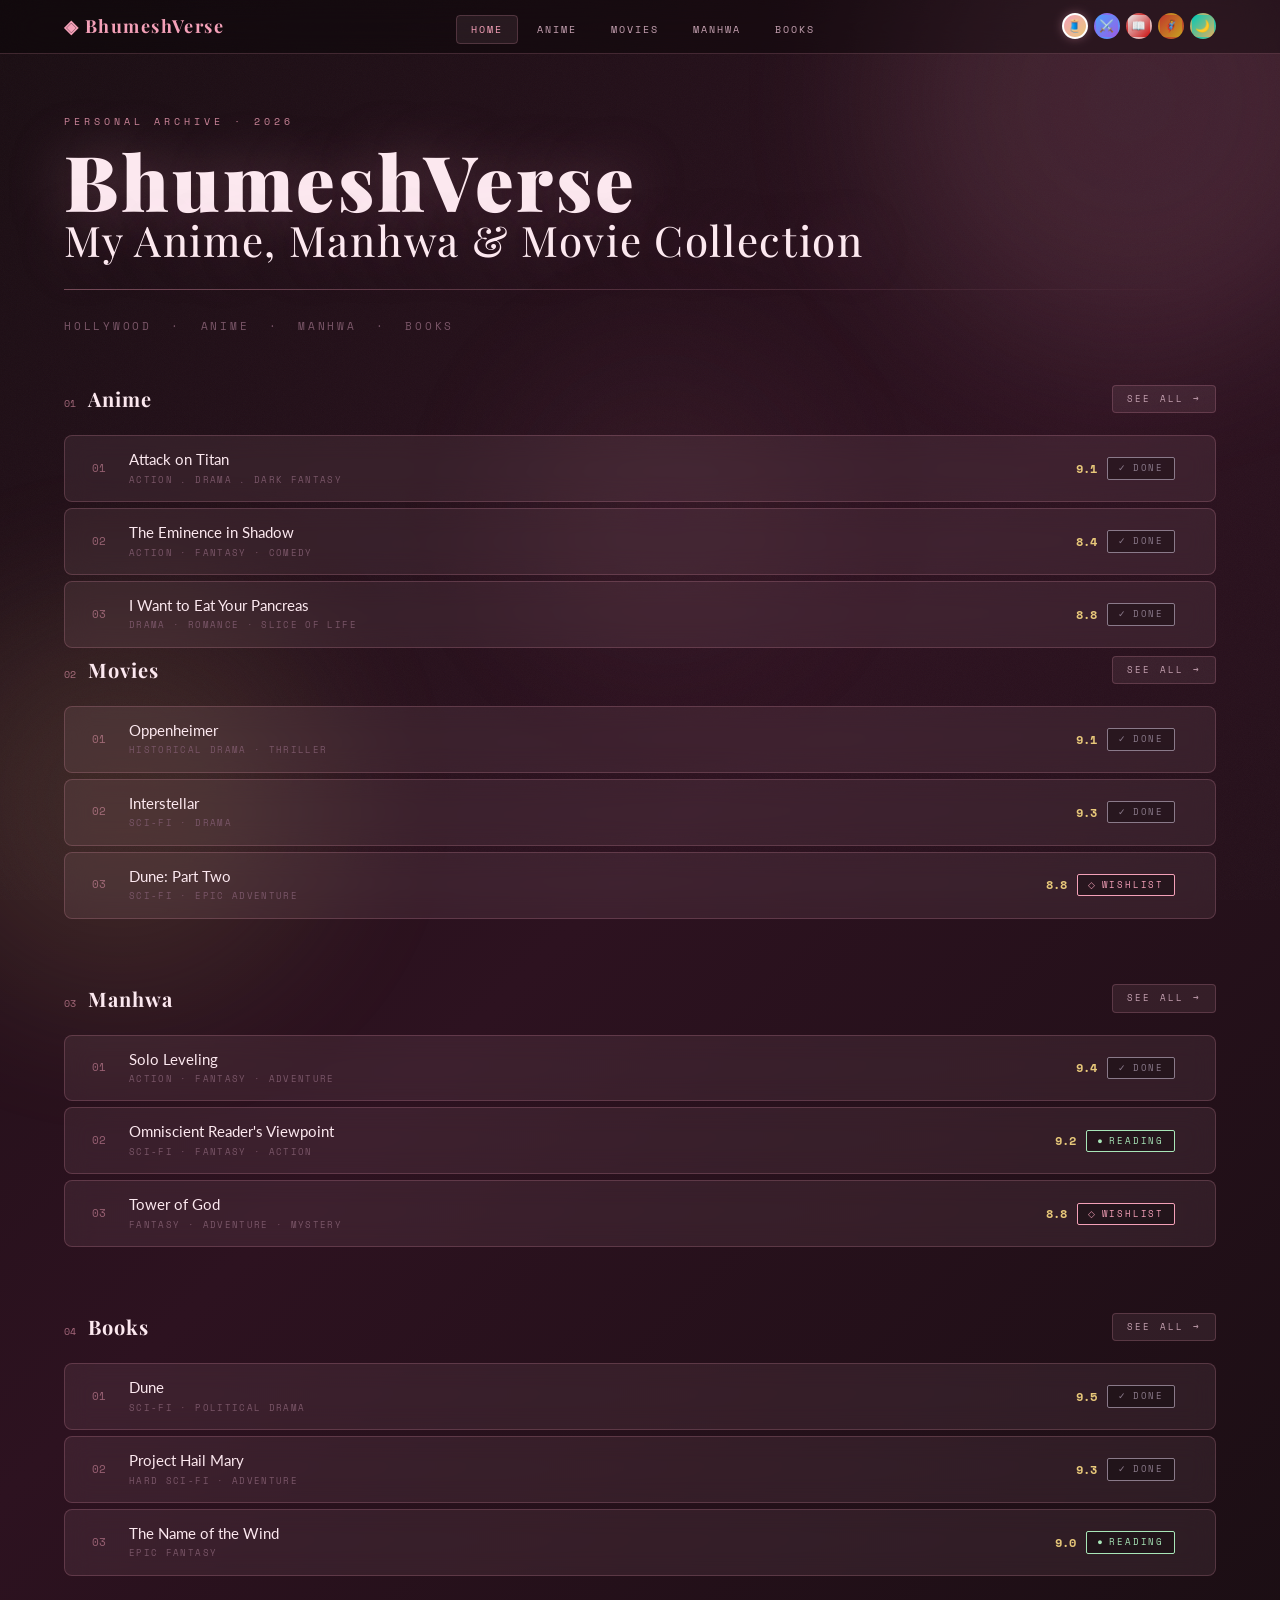
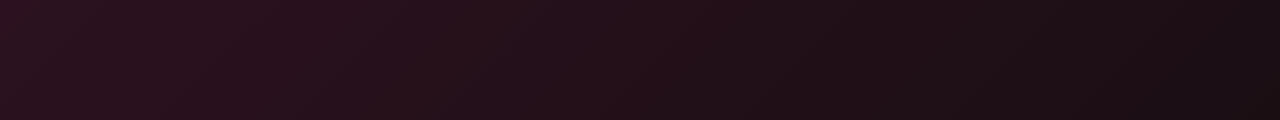
<file: index.html>
<!DOCTYPE html>
<html lang="en" data-theme="dressup">
<head>
    <meta charset="UTF-8">
    <meta name="viewport" content="width=device-width, initial-scale=1.0">
    <meta name="description" content="BhumeshVerse is my personal collection of anime, manhwa, movies and books. Discover my favorites and recommendations.">
    <title>BhumeshVerse - Anime, Manhwa & Movie Collection</title>    
    <link rel="stylesheet" href="themes.css">
    <link rel="stylesheet" href="style.css">
</head>
<body>
<div class="bg-orb bg-orb-1"></div>
<div class="bg-orb bg-orb-2"></div>
<div class="bg-orb bg-orb-3"></div>
<div class="noise-layer"></div>

<!-- ── NAVBAR ── -->
<nav class="navbar">
    <a href="index.html" class="nav-brand">◈ BhumeshVerse</a>
    <ul class="nav-links">
        <li><a href="index.html" class="active">Home</a></li>
        <li><a href="anime.html">Anime</a></li>
        <li><a href="movies.html">Movies</a></li>
        <li><a href="manhwa.html">Manhwa</a></li>
        <li><a href="books.html">Books</a></li>
    </ul>
    <div class="theme-switcher">
        <button class="theme-btn active" data-theme="dressup" title="Dress Up Darling">🧵</button>
        <button class="theme-btn" data-theme="solo"    title="Solo Leveling">⚔️</button>
        <button class="theme-btn" data-theme="manga"   title="Manga">📖</button>
        <button class="theme-btn" data-theme="avenger" title="Avenger">🦸</button>
        <button class="theme-btn" data-theme="manhwa"  title="Manhwa">🌙</button>
    </div>
</nav>

<!-- ── HERO ── -->
<div class="page-wrap">
    <div class="page-hero">
        <p class="hero-eyebrow">Personal Archive · 2026</p>
        <h1 class="hero-title">BhumeshVerse</em></h1><h3 class="hero-title2">My Anime, Manhwa & Movie Collection</h3>
        <div class="hero-divider"></div>
        <p style="font-family:var(--font-mono);font-size:11px;letter-spacing:0.25em;color:var(--text-muted);text-transform:uppercase;">
            Hollywood &nbsp;·&nbsp; Anime &nbsp;·&nbsp; Manhwa &nbsp;·&nbsp; Books
        </p>
    </div>

    <!-- ══════════════════════════════════
         ANIME SECTION
    ══════════════════════════════════ -->
    <div class="section-block">
        <div class="section-head">
            <div>
                <span class="section-num">01</span>
                <span class="section-name">Anime</span>
            </div>
            <a href="anime.html" class="btn btn-sm"><span>See All →</span></a>
        </div>

        <!-- Top 3 cards — edit data-* attributes to change content -->
        <div class="glass-card media-card" style="cursor:pointer;"
            data-category="ANIME"
            data-title="Attack on Titan"
            data-genre="Action / Drama / Dark Fantasy"
            data-rating="9.1"
            data-episodes="94 Episodes"
            data-status="Completed"
            data-watch=""
            data-read="">
            <div class="card-num">01</div>
            <div class="card-info">
                <div class="card-name">Attack on Titan</div>
                <div class="card-sub">Action . Drama . Dark Fantasy</div>
            </div>
            <div class="card-right">
                <span class="card-score">9.1</span>
                <span class="badge badge-completed">Done</span>
                <span class="card-arrow">→</span>
            </div>
        </div>
<div class="glass-card media-card"
            data-category="ANIME"
            data-title="The Eminence in Shadow"
            data-genre="Action / Fantasy / Comedy"
            data-rating="8.4"
            data-episodes="32 Episodes"
            data-status="Completed"
            data-watch=""
            data-read="">
            <div class="card-num">02</div>
            <div class="card-info">
                <div class="card-name">The Eminence in Shadow</div>
                <div class="card-sub">Action · Fantasy · Comedy</div>
            </div>
            <div class="card-right">
                <span class="card-score">8.4</span>
                <span class="badge badge-completed">Done</span>
                <span class="card-arrow">→</span>
            </div>
        </div>

        <div class="glass-card media-card"
            data-category="ANIME"
            data-title="I Want to Eat Your Pancreas"
            data-genre="Drama / Romance / Slice of Life"
            data-rating="8.8"
            data-episodes="1 Movie"
            data-status="Completed"
            data-watch=""
            data-read="">
            <div class="card-num">03</div>
            <div class="card-info">
                <div class="card-name">I Want to Eat Your Pancreas</div>
                <div class="card-sub">Drama · Romance · Slice of Life</div>
            </div>
            <div class="card-right">
                <span class="card-score">8.8</span>
                <span class="badge badge-completed">Done</span>
                <span class="card-arrow">→</span>
            </div>
        </div>
    <!-- ══════════════════════════════════
         MOVIES SECTION
    ══════════════════════════════════ -->
    <div class="section-block">
        <div class="section-head">
            <div>
                <span class="section-num">02</span>
                <span class="section-name">Movies</span>
            </div>
            <a href="movies.html" class="btn btn-sm"><span>See All →</span></a>
        </div>

        <div class="glass-card media-card"
            data-category="MOVIE"
            data-title="Oppenheimer"
            data-genre="Historical Drama / Thriller"
            data-rating="9.1"
            data-episodes="Feature Film · 3h 0m"
            data-status="Completed"
            data-watch=""
            data-read="">
            <div class="card-num">01</div>
            <div class="card-info">
                <div class="card-name">Oppenheimer</div>
                <div class="card-sub">Historical Drama · Thriller</div>
            </div>
            <div class="card-right">
                <span class="card-score">9.1</span>
                <span class="badge badge-completed">Done</span>
                <span class="card-arrow">→</span>
            </div>
        </div>

        <div class="glass-card media-card"
            data-category="MOVIE"
            data-title="Interstellar"
            data-genre="Sci-Fi / Drama"
            data-rating="9.3"
            data-episodes="Feature Film · 2h 49m"
            data-status="Completed"
            data-watch=""
            data-read="">
            <div class="card-num">02</div>
            <div class="card-info">
                <div class="card-name">Interstellar</div>
                <div class="card-sub">Sci-Fi · Drama</div>
            </div>
            <div class="card-right">
                <span class="card-score">9.3</span>
                <span class="badge badge-completed">Done</span>
                <span class="card-arrow">→</span>
            </div>
        </div>

        <div class="glass-card media-card"
            data-category="MOVIE"
            data-title="Dune: Part Two"
            data-genre="Sci-Fi / Epic Adventure"
            data-rating="8.8"
            data-episodes="Feature Film · 2h 46m"
            data-status="Wishlist"
            data-watch=""
            data-read="">
            <div class="card-num">03</div>
            <div class="card-info">
                <div class="card-name">Dune: Part Two</div>
                <div class="card-sub">Sci-Fi · Epic Adventure</div>
            </div>
            <div class="card-right">
                <span class="card-score">8.8</span>
                <span class="badge badge-wishlist">Wishlist</span>
                <span class="card-arrow">→</span>
            </div>
        </div>
    </div>

    <!-- ══════════════════════════════════
         MANHWA SECTION
    ══════════════════════════════════ -->
    <div class="section-block">
        <div class="section-head">
            <div>
                <span class="section-num">03</span>
                <span class="section-name">Manhwa</span>
            </div>
            <a href="manhwa.html" class="btn btn-sm"><span>See All →</span></a>
        </div>

        <div class="glass-card media-card"
            data-category="MANHWA"
            data-title="Solo Leveling"
            data-genre="Action / Fantasy / Adventure"
            data-rating="9.4"
            data-episodes="179 Chapters"
            data-status="Completed"
            data-watch=""
            data-read="">
            <div class="card-num">01</div>
            <div class="card-info">
                <div class="card-name">Solo Leveling</div>
                <div class="card-sub">Action · Fantasy · Adventure</div>
            </div>
            <div class="card-right">
                <span class="card-score">9.4</span>
                <span class="badge badge-completed">Done</span>
                <span class="card-arrow">→</span>
            </div>
        </div>

        <div class="glass-card media-card"
            data-category="MANHWA"
            data-title="Omniscient Reader's Viewpoint"
            data-genre="Sci-Fi / Fantasy / Action"
            data-rating="9.2"
            data-episodes="Ongoing"
            data-status="Watching"
            data-watch=""
            data-read="">
            <div class="card-num">02</div>
            <div class="card-info">
                <div class="card-name">Omniscient Reader's Viewpoint</div>
                <div class="card-sub">Sci-Fi · Fantasy · Action</div>
            </div>
            <div class="card-right">
                <span class="card-score">9.2</span>
                <span class="badge badge-watching">Reading</span>
                <span class="card-arrow">→</span>
            </div>
        </div>

        <div class="glass-card media-card"
            data-category="MANHWA"
            data-title="Tower of God"
            data-genre="Fantasy / Adventure / Mystery"
            data-rating="8.8"
            data-episodes="600+ Chapters"
            data-status="Wishlist"
            data-watch=""
            data-read="">
            <div class="card-num">03</div>
            <div class="card-info">
                <div class="card-name">Tower of God</div>
                <div class="card-sub">Fantasy · Adventure · Mystery</div>
            </div>
            <div class="card-right">
                <span class="card-score">8.8</span>
                <span class="badge badge-wishlist">Wishlist</span>
                <span class="card-arrow">→</span>
            </div>
        </div>
    </div>

    <!-- ══════════════════════════════════
         BOOKS SECTION
    ══════════════════════════════════ -->
    <div class="section-block">
        <div class="section-head">
            <div>
                <span class="section-num">04</span>
                <span class="section-name">Books</span>
            </div>
            <a href="books.html" class="btn btn-sm"><span>See All →</span></a>
        </div>

        <div class="glass-card media-card"
            data-category="BOOK"
            data-title="Dune"
            data-genre="Sci-Fi / Political Drama"
            data-rating="9.5"
            data-episodes="412 Pages"
            data-status="Completed"
            data-watch=""
            data-read="">
            <div class="card-num">01</div>
            <div class="card-info">
                <div class="card-name">Dune</div>
                <div class="card-sub">Sci-Fi · Political Drama</div>
            </div>
            <div class="card-right">
                <span class="card-score">9.5</span>
                <span class="badge badge-completed">Done</span>
                <span class="card-arrow">→</span>
            </div>
        </div>

        <div class="glass-card media-card"
            data-category="BOOK"
            data-title="Project Hail Mary"
            data-genre="Hard Sci-Fi / Adventure"
            data-rating="9.3"
            data-episodes="476 Pages"
            data-status="Completed"
            data-watch=""
            data-read="">
            <div class="card-num">02</div>
            <div class="card-info">
                <div class="card-name">Project Hail Mary</div>
                <div class="card-sub">Hard Sci-Fi · Adventure</div>
            </div>
            <div class="card-right">
                <span class="card-score">9.3</span>
                <span class="badge badge-completed">Done</span>
                <span class="card-arrow">→</span>
            </div>
        </div>

        <div class="glass-card media-card"
            data-category="BOOK"
            data-title="The Name of the Wind"
            data-genre="Epic Fantasy"
            data-rating="9.0"
            data-episodes="662 Pages"
            data-status="Watching"
            data-watch=""
            data-read="">
            <div class="card-num">03</div>
            <div class="card-info">
                <div class="card-name">The Name of the Wind</div>
                <div class="card-sub">Epic Fantasy</div>
            </div>
            <div class="card-right">
                <span class="card-score">9.0</span>
                <span class="badge badge-watching">Reading</span>
                <span class="card-arrow">→</span>
            </div>
        </div>
    </div>

</div><!-- /page-wrap -->

<!-- ── DETAIL MODAL ── -->
<div class="modal-backdrop" id="detailModal">
    <div class="modal-box">
        <button class="modal-close" id="modalCloseBtn">✕</button>
        <div class="modal-tag" id="modalTag">ANIME</div>
        <h2 class="modal-title" id="modalTitle">Title</h2>
        <div class="modal-stats">
            <div class="stat-cell">
                <span class="stat-label">Genre</span>
                <span class="stat-val" id="modalGenre">—</span>
            </div>
            <div class="stat-cell">
                <span class="stat-label">Rating</span>
                <span class="stat-val big" id="modalRating">—</span>
            </div>
            <div class="stat-cell">
                <span class="stat-label">Length</span>
                <span class="stat-val" id="modalEpisodes">—</span>
            </div>
            <div class="stat-cell">
                <span class="stat-label">Status</span>
                <span class="stat-val" id="modalStatus">—</span>
            </div>
        </div>
        <div class="modal-actions" id="modalActions"></div>
    </div>
</div>

<script src="app.js"></script>
</body>
</html>
</file>
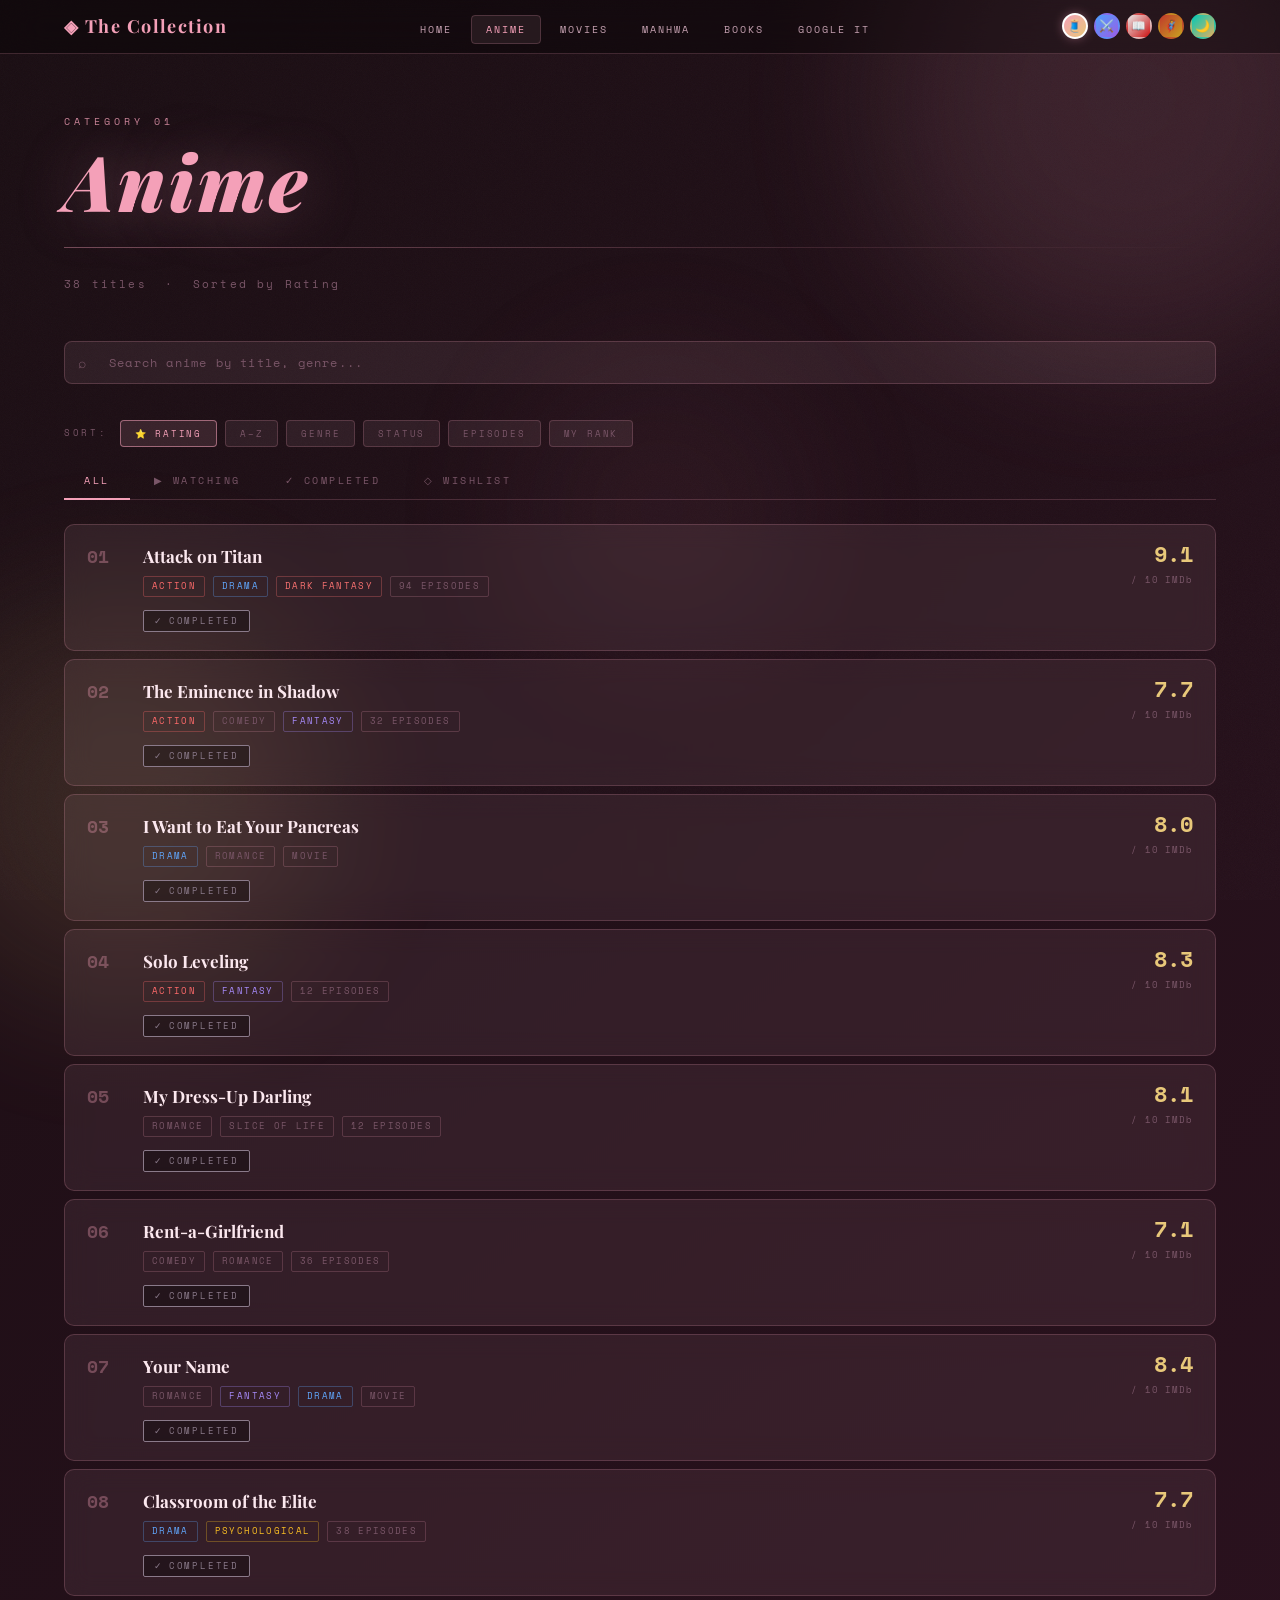
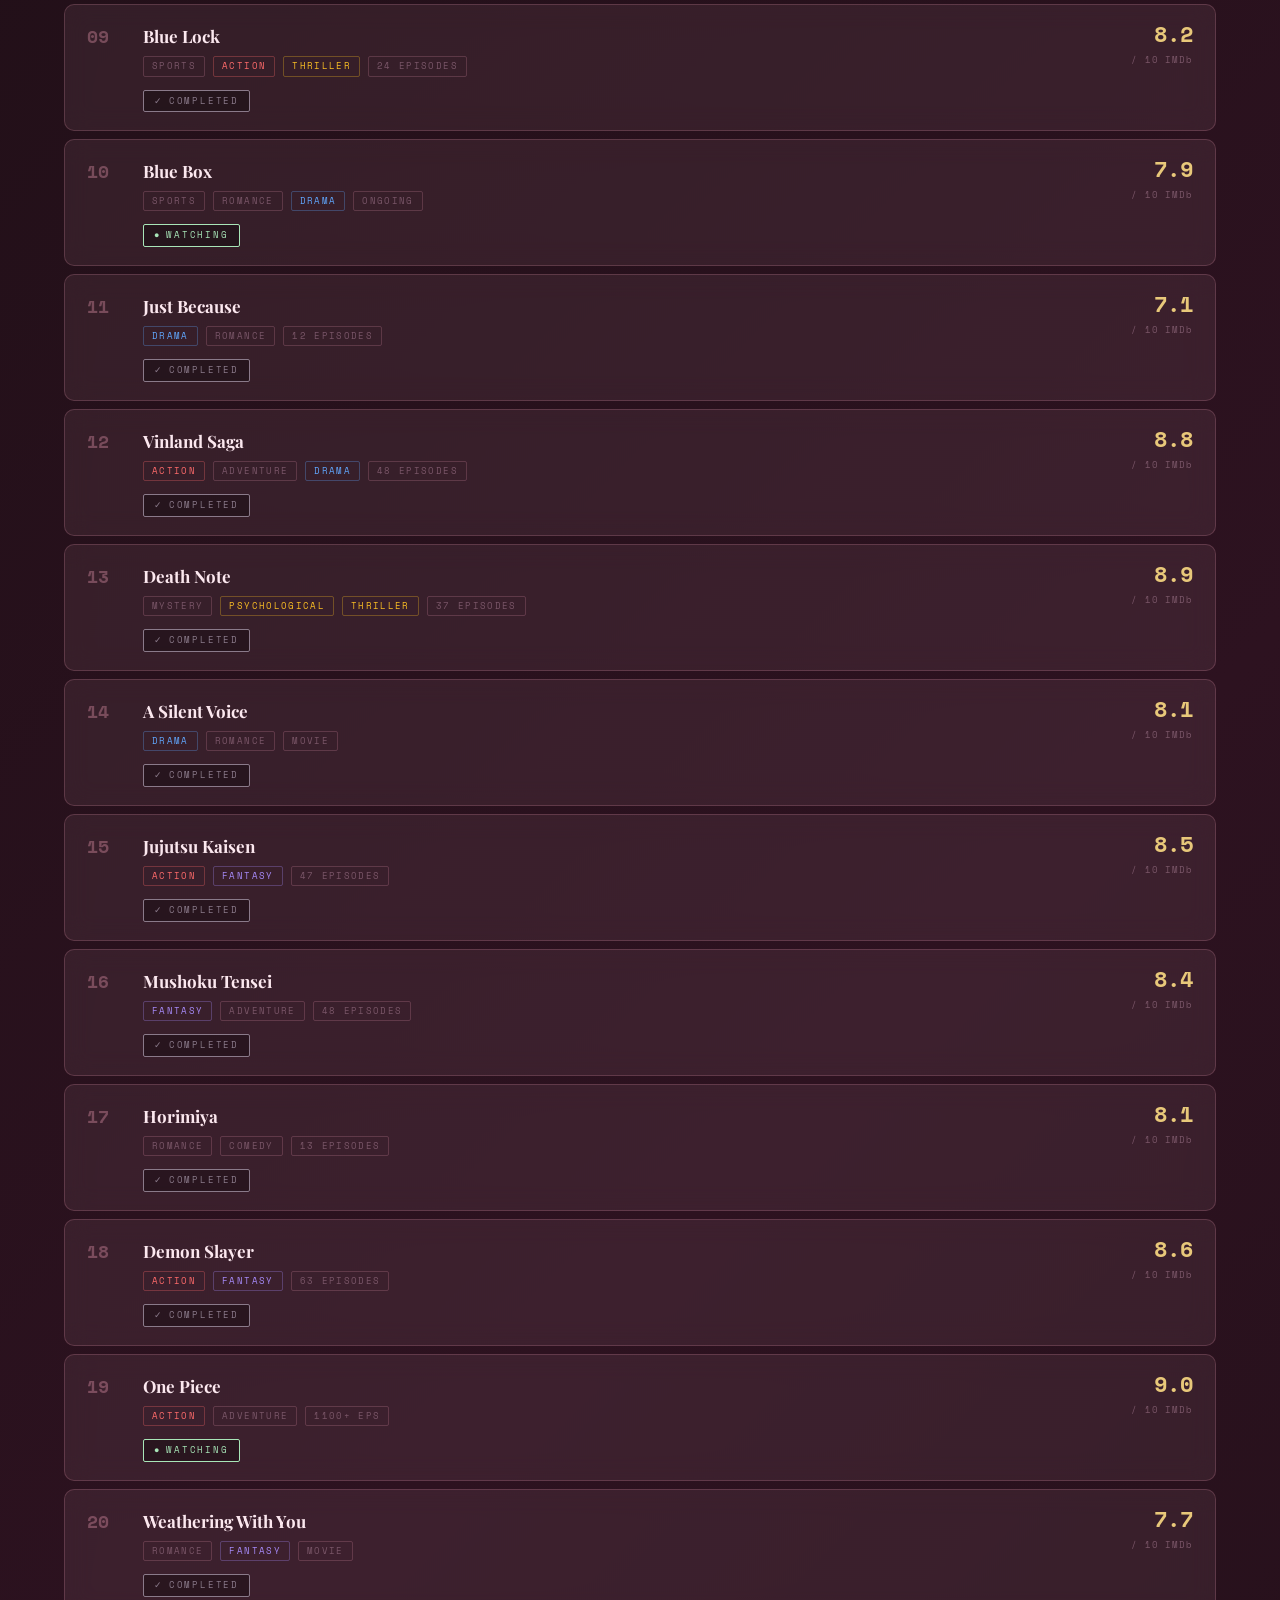
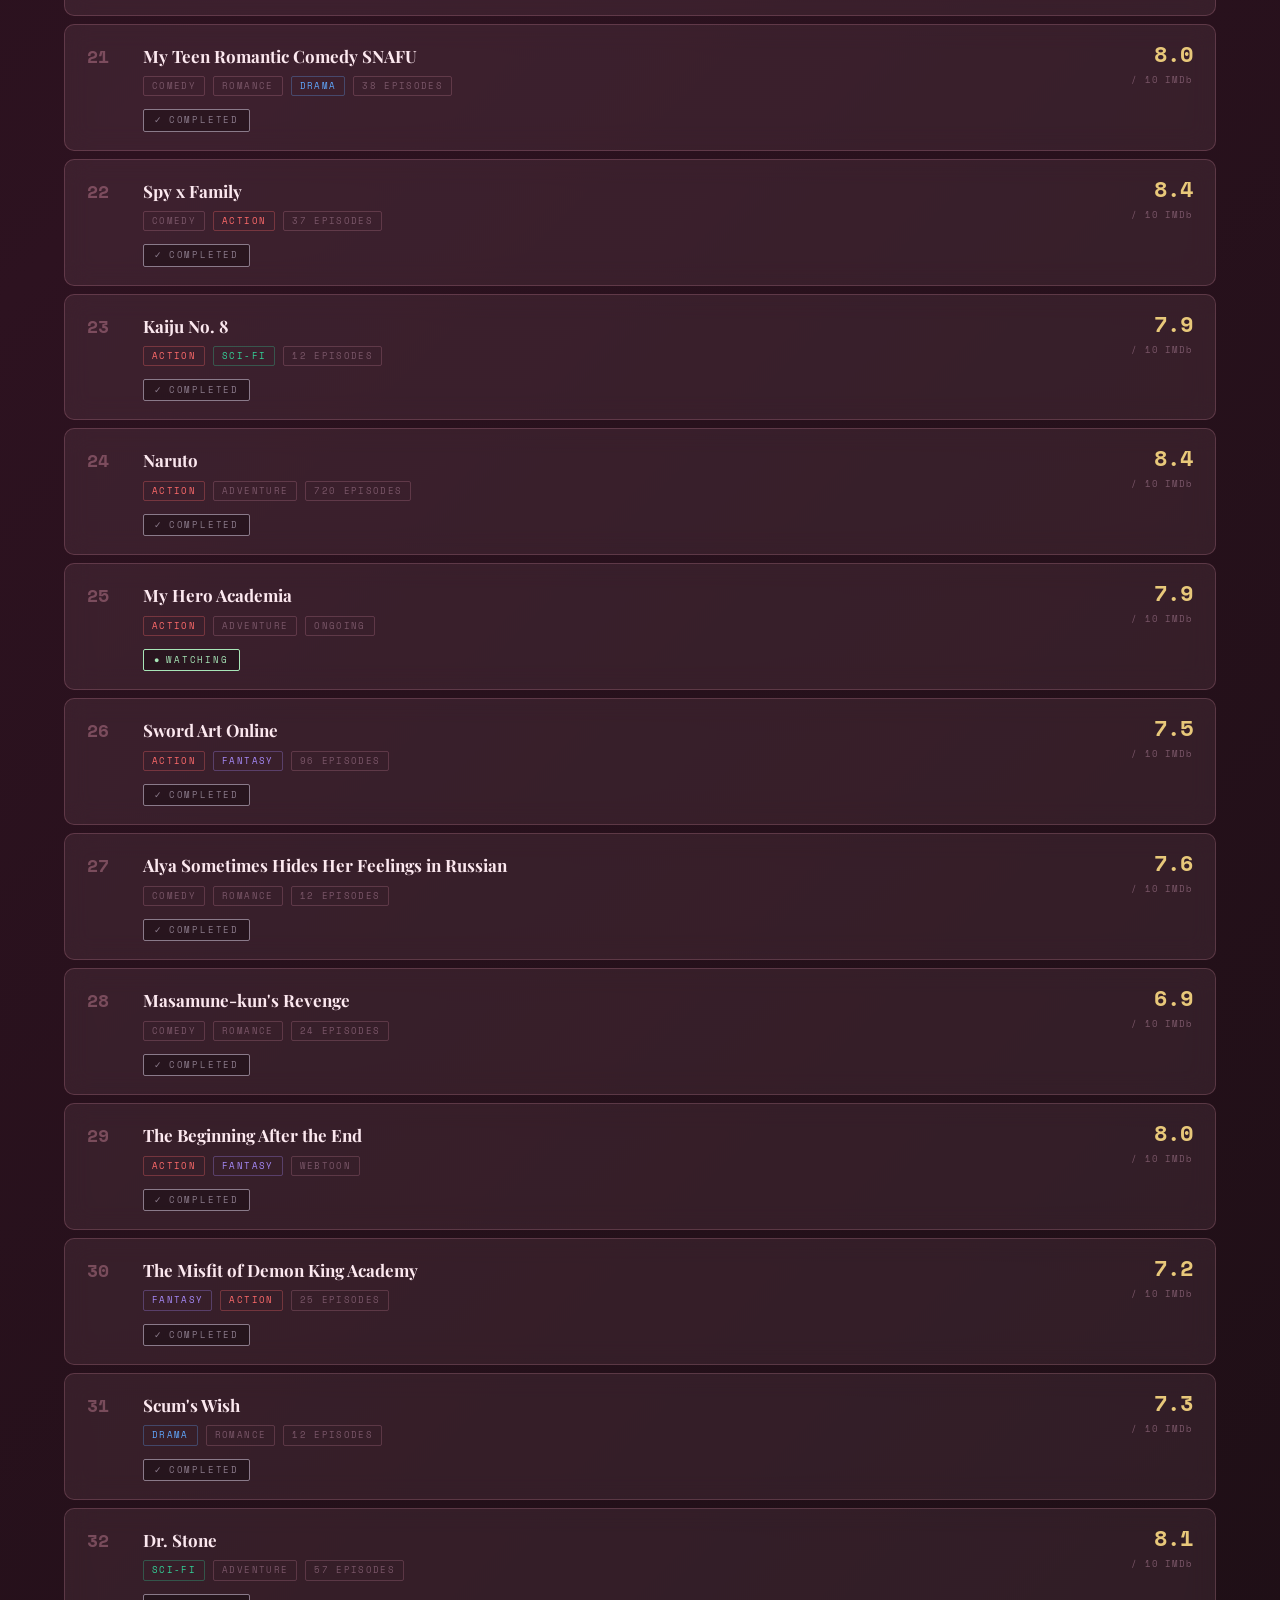
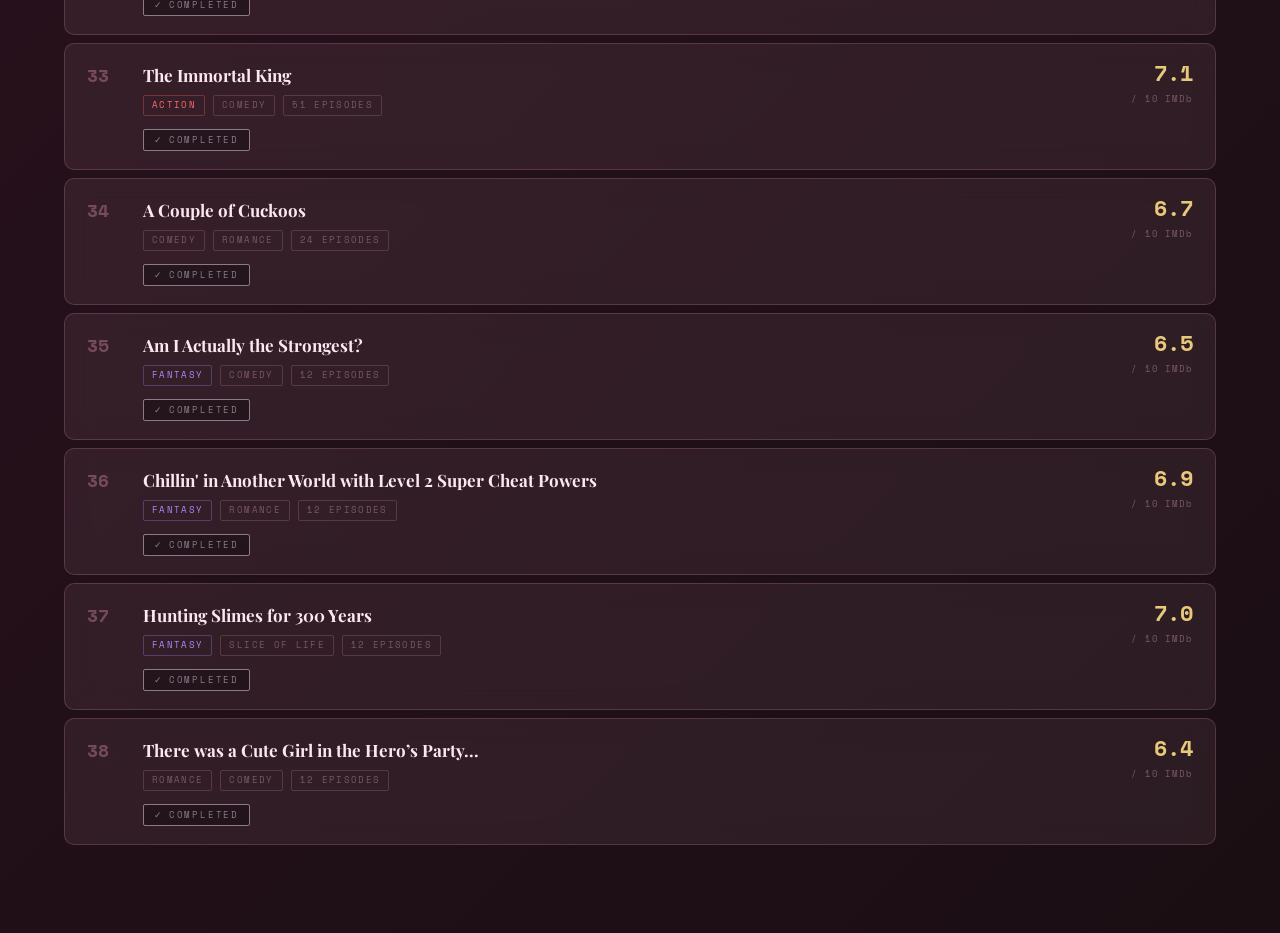
<file: Anime.html>
<!DOCTYPE html>
<html lang="en" data-theme="dressup">
<head>
    <meta charset="UTF-8">
    <meta name="viewport" content="width=device-width, initial-scale=1.0">
    <title>Anime — The Collection</title>
    <link rel="stylesheet" href="themes.css">
    <link rel="stylesheet" href="style.css">
</head>
<body>
<div class="bg-orb bg-orb-1"></div>
<div class="bg-orb bg-orb-2"></div>
<div class="bg-orb bg-orb-3"></div>
<div class="noise-layer"></div>

<nav class="navbar">
    <a href="index.html" class="nav-brand">◈ The Collection</a>
    <ul class="nav-links">
        <li><a href="index.html">Home</a></li>
        <li><a href="anime.html" class="active">Anime</a></li>
        <li><a href="movies.html">Movies</a></li>
        <li><a href="manhwa.html">Manhwa</a></li>
        <li><a href="books.html">Books</a></li>
        <li><a href="https://www.google.com/">Google it</a></li>
    </ul>
    <div class="theme-switcher">
        <button class="theme-btn active" data-theme="dressup" title="Dress Up Darling">🧵</button>
        <button class="theme-btn" data-theme="solo"    title="Solo Leveling">⚔️</button>
        <button class="theme-btn" data-theme="manga"   title="Manga">📖</button>
        <button class="theme-btn" data-theme="avenger" title="Avenger">🦸</button>
        <button class="theme-btn" data-theme="manhwa"  title="Manhwa">🌙</button>
    </div>
</nav>

<div class="page-wrap">
    <div class="page-hero">
        <p class="hero-eyebrow">Category 01</p>
        <h1 class="hero-title"><em>Anime</em></h1>
        <div class="hero-divider"></div>
        <p style="font-family:var(--font-mono);font-size:11px;color:var(--text-muted);letter-spacing:0.2em;">
            <span id="itemCount">—</span> titles &nbsp;·&nbsp; Sorted by Rating
        </p>
    </div>

    <!-- SEARCH -->
    <div class="search-wrap">
        <span class="search-icon">⌕</span>
        <input type="text" id="searchInput" class="search-input" placeholder="Search anime by title, genre...">
    </div>

    <!-- SORT BAR -->
    <div class="sort-bar">
        <span style="font-family:var(--font-mono);font-size:9px;color:var(--text-muted);letter-spacing:0.3em;text-transform:uppercase;margin-right:4px;">Sort:</span>
        <button class="sort-btn active" data-sort="rating">⭐ Rating</button>
        <button class="sort-btn" data-sort="alpha">A–Z</button>
        <button class="sort-btn" data-sort="genre">Genre</button>
        <button class="sort-btn" data-sort="status">Status</button>
        <button class="sort-btn" data-sort="episodes">Episodes</button>
        <button class="sort-btn" data-sort="rank">My Rank</button>
    </div>

    <!-- FILTER TABS -->
    <div class="filter-tabs">
        <button class="filter-tab active" data-filter="all">All</button>
        <button class="filter-tab" data-filter="watching">▶ Watching</button>
        <button class="filter-tab" data-filter="completed">✓ Completed</button>
        <button class="filter-tab" data-filter="wishlist">◇ Wishlist</button>
    </div>

    <!-- CARD LIST
         ─────────────────────────────────────
         HOW TO ADD MORE ANIME:
         Copy a .full-card block and fill in:
           data-rank      = your personal rank (1, 2, 3...)
           data-title     = anime title
           data-genre     = genre string
           data-rating    = score out of 10
           data-episodes  = display string e.g. "24 Episodes"
           data-episode-count = number only for sorting
           data-status    = "completed" | "watching" | "wishlist"
           data-watch     = stream URL (leave empty if none)
           data-read      = manga URL (leave empty if none)
         ───────────────────────────────────── -->
    <div id="cardList">


    <div class="glass-card full-card" data-rank="1" data-title="Attack on Titan" data-genre="Action / Drama / Dark Fantasy" data-rating="9.1" data-episodes="94 Episodes" data-status="completed">
        <div class="full-card-rank">01</div>
        <div class="full-card-body">
            <div class="full-card-title">Attack on Titan</div>
            <div class="full-card-meta">
                <span class="meta-chip genre-action">Action</span>
                <span class="meta-chip genre-drama">Drama</span>
                <span class="meta-chip genre-horror">Dark Fantasy</span>
                <span class="meta-chip">94 Episodes</span>
            </div>
            <span class="badge badge-completed">Completed</span>
        </div>
        <div class="full-card-right">
            <div class="full-score">9.1</div>
            <div class="full-score-sub">/ 10 IMDb</div>
        </div>
    </div>

    <div class="glass-card full-card" data-rank="2" data-title="The Eminence in Shadow" data-genre="Action / Comedy / Fantasy" data-rating="7.7" data-episodes="32 Episodes" data-status="completed">
        <div class="full-card-rank">02</div>
        <div class="full-card-body">
            <div class="full-card-title">The Eminence in Shadow</div>
            <div class="full-card-meta">
                <span class="meta-chip genre-action">Action</span>
                <span class="meta-chip">Comedy</span>
                <span class="meta-chip genre-fantasy">Fantasy</span>
                <span class="meta-chip">32 Episodes</span>
            </div>
            <span class="badge badge-completed">Completed</span>
        </div>
        <div class="full-card-right">
            <div class="full-score">7.7</div>
            <div class="full-score-sub">/ 10 IMDb</div>
        </div>
    </div>

    <div class="glass-card full-card" data-rank="3" data-title="I Want to Eat Your Pancreas" data-genre="Drama / Romance" data-rating="8.0" data-episodes="Movie" data-status="completed">
        <div class="full-card-rank">03</div>
        <div class="full-card-body">
            <div class="full-card-title">I Want to Eat Your Pancreas</div>
            <div class="full-card-meta">
                <span class="meta-chip genre-drama">Drama</span>
                <span class="meta-chip">Romance</span>
                <span class="meta-chip">Movie</span>
            </div>
            <span class="badge badge-completed">Completed</span>
        </div>
        <div class="full-card-right">
            <div class="full-score">8.0</div>
            <div class="full-score-sub">/ 10 IMDb</div>
        </div>
    </div>

    <div class="glass-card full-card" data-rank="4" data-title="Solo Leveling" data-genre="Action / Fantasy" data-rating="8.3" data-episodes="12 Episodes" data-status="completed">
        <div class="full-card-rank">04</div>
        <div class="full-card-body">
            <div class="full-card-title">Solo Leveling</div>
            <div class="full-card-meta">
                <span class="meta-chip genre-action">Action</span>
                <span class="meta-chip genre-fantasy">Fantasy</span>
                <span class="meta-chip">12 Episodes</span>
            </div>
            <span class="badge badge-completed">Completed</span>
        </div>
        <div class="full-card-right">
            <div class="full-score">8.3</div>
            <div class="full-score-sub">/ 10 IMDb</div>
        </div>
    </div>

    <div class="glass-card full-card" data-rank="5" data-title="My Dress-Up Darling" data-genre="Romance / Slice of Life" data-rating="8.1" data-episodes="12 Episodes" data-status="completed">
        <div class="full-card-rank">05</div>
        <div class="full-card-body">
            <div class="full-card-title">My Dress-Up Darling</div>
            <div class="full-card-meta">
                <span class="meta-chip">Romance</span>
                <span class="meta-chip">Slice of Life</span>
                <span class="meta-chip">12 Episodes</span>
            </div>
            <span class="badge badge-completed">Completed</span>
        </div>
        <div class="full-card-right">
            <div class="full-score">8.1</div>
            <div class="full-score-sub">/ 10 IMDb</div>
        </div>
    </div>

    <div class="glass-card full-card" data-rank="6" data-title="Rent-a-Girlfriend" data-genre="Comedy / Romance" data-rating="7.1" data-episodes="36 Episodes" data-status="completed">
        <div class="full-card-rank">06</div>
        <div class="full-card-body">
            <div class="full-card-title">Rent-a-Girlfriend</div>
            <div class="full-card-meta">
                <span class="meta-chip">Comedy</span>
                <span class="meta-chip">Romance</span>
                <span class="meta-chip">36 Episodes</span>
            </div>
            <span class="badge badge-completed">Completed</span>
        </div>
        <div class="full-card-right">
            <div class="full-score">7.1</div>
            <div class="full-score-sub">/ 10 IMDb</div>
        </div>
    </div>

    <div class="glass-card full-card" data-rank="7" data-title="Your Name" data-genre="Romance / Fantasy / Drama" data-rating="8.4" data-episodes="Movie" data-status="completed">
        <div class="full-card-rank">07</div>
        <div class="full-card-body">
            <div class="full-card-title">Your Name</div>
            <div class="full-card-meta">
                <span class="meta-chip">Romance</span>
                <span class="meta-chip genre-fantasy">Fantasy</span>
                <span class="meta-chip genre-drama">Drama</span>
                <span class="meta-chip">Movie</span>
            </div>
            <span class="badge badge-completed">Completed</span>
        </div>
        <div class="full-card-right">
            <div class="full-score">8.4</div>
            <div class="full-score-sub">/ 10 IMDb</div>
        </div>
    </div>

    <div class="glass-card full-card" data-rank="8" data-title="Classroom of the Elite" data-genre="Drama / Psychological" data-rating="7.7" data-episodes="38 Episodes" data-status="completed">
        <div class="full-card-rank">08</div>
        <div class="full-card-body">
            <div class="full-card-title">Classroom of the Elite</div>
            <div class="full-card-meta">
                <span class="meta-chip genre-drama">Drama</span>
                <span class="meta-chip genre-thriller">Psychological</span>
                <span class="meta-chip">38 Episodes</span>
            </div>
            <span class="badge badge-completed">Completed</span>
        </div>
        <div class="full-card-right">
            <div class="full-score">7.7</div>
            <div class="full-score-sub">/ 10 IMDb</div>
        </div>
    </div>

    <div class="glass-card full-card" data-rank="9" data-title="Blue Lock" data-genre="Sports / Action / Thriller" data-rating="8.2" data-episodes="24 Episodes" data-status="completed">
        <div class="full-card-rank">09</div>
        <div class="full-card-body">
            <div class="full-card-title">Blue Lock</div>
            <div class="full-card-meta">
                <span class="meta-chip">Sports</span>
                <span class="meta-chip genre-action">Action</span>
                <span class="meta-chip genre-thriller">Thriller</span>
                <span class="meta-chip">24 Episodes</span>
            </div>
            <span class="badge badge-completed">Completed</span>
        </div>
        <div class="full-card-right">
            <div class="full-score">8.2</div>
            <div class="full-score-sub">/ 10 IMDb</div>
        </div>
    </div>

    <div class="glass-card full-card" data-rank="10" data-title="Blue Box" data-genre="Sports / Romance / Drama" data-rating="7.9" data-episodes="Ongoing" data-status="watching">
        <div class="full-card-rank">10</div>
        <div class="full-card-body">
            <div class="full-card-title">Blue Box</div>
            <div class="full-card-meta">
                <span class="meta-chip">Sports</span>
                <span class="meta-chip">Romance</span>
                <span class="meta-chip genre-drama">Drama</span>
                <span class="meta-chip">Ongoing</span>
            </div>
            <span class="badge badge-watching">Watching</span>
        </div>
        <div class="full-card-right">
            <div class="full-score">7.9</div>
            <div class="full-score-sub">/ 10 IMDb</div>
        </div>
    </div>

    <div class="glass-card full-card" data-rank="11" data-title="Just Because" data-genre="Drama / Romance" data-rating="7.1" data-episodes="12 Episodes" data-status="completed">
        <div class="full-card-rank">11</div>
        <div class="full-card-body">
            <div class="full-card-title">Just Because</div>
            <div class="full-card-meta">
                <span class="meta-chip genre-drama">Drama</span>
                <span class="meta-chip">Romance</span>
                <span class="meta-chip">12 Episodes</span>
            </div>
            <span class="badge badge-completed">Completed</span>
        </div>
        <div class="full-card-right">
            <div class="full-score">7.1</div>
            <div class="full-score-sub">/ 10 IMDb</div>
        </div>
    </div>

    <div class="glass-card full-card" data-rank="12" data-title="Vinland Saga" data-genre="Action / Adventure / Drama" data-rating="8.8" data-episodes="48 Episodes" data-status="completed">
        <div class="full-card-rank">12</div>
        <div class="full-card-body">
            <div class="full-card-title">Vinland Saga</div>
            <div class="full-card-meta">
                <span class="meta-chip genre-action">Action</span>
                <span class="meta-chip">Adventure</span>
                <span class="meta-chip genre-drama">Drama</span>
                <span class="meta-chip">48 Episodes</span>
            </div>
            <span class="badge badge-completed">Completed</span>
        </div>
        <div class="full-card-right">
            <div class="full-score">8.8</div>
            <div class="full-score-sub">/ 10 IMDb</div>
        </div>
    </div>

    <div class="glass-card full-card" data-rank="13" data-title="Death Note" data-genre="Mystery / Psychological / Thriller" data-rating="8.9" data-episodes="37 Episodes" data-status="completed">
        <div class="full-card-rank">13</div>
        <div class="full-card-body">
            <div class="full-card-title">Death Note</div>
            <div class="full-card-meta">
                <span class="meta-chip">Mystery</span>
                <span class="meta-chip genre-thriller">Psychological</span>
                <span class="meta-chip genre-thriller">Thriller</span>
                <span class="meta-chip">37 Episodes</span>
            </div>
            <span class="badge badge-completed">Completed</span>
        </div>
        <div class="full-card-right">
            <div class="full-score">8.9</div>
            <div class="full-score-sub">/ 10 IMDb</div>
        </div>
    </div>

    <div class="glass-card full-card" data-rank="14" data-title="A Silent Voice" data-genre="Drama / Romance" data-rating="8.1" data-episodes="Movie" data-status="completed">
        <div class="full-card-rank">14</div>
        <div class="full-card-body">
            <div class="full-card-title">A Silent Voice</div>
            <div class="full-card-meta">
                <span class="meta-chip genre-drama">Drama</span>
                <span class="meta-chip">Romance</span>
                <span class="meta-chip">Movie</span>
            </div>
            <span class="badge badge-completed">Completed</span>
        </div>
        <div class="full-card-right">
            <div class="full-score">8.1</div>
            <div class="full-score-sub">/ 10 IMDb</div>
        </div>
    </div>

    <div class="glass-card full-card" data-rank="15" data-title="Jujutsu Kaisen" data-genre="Action / Fantasy / Supernatural" data-rating="8.5" data-episodes="47 Episodes" data-status="completed">
        <div class="full-card-rank">15</div>
        <div class="full-card-body">
            <div class="full-card-title">Jujutsu Kaisen</div>
            <div class="full-card-meta">
                <span class="meta-chip genre-action">Action</span>
                <span class="meta-chip genre-fantasy">Fantasy</span>
                <span class="meta-chip">47 Episodes</span>
            </div>
            <span class="badge badge-completed">Completed</span>
        </div>
        <div class="full-card-right">
            <div class="full-score">8.5</div>
            <div class="full-score-sub">/ 10 IMDb</div>
        </div>
    </div>

    <div class="glass-card full-card" data-rank="16" data-title="Mushoku Tensei" data-genre="Fantasy / Adventure" data-rating="8.4" data-episodes="48 Episodes" data-status="completed">
        <div class="full-card-rank">16</div>
        <div class="full-card-body">
            <div class="full-card-title">Mushoku Tensei</div>
            <div class="full-card-meta">
                <span class="meta-chip genre-fantasy">Fantasy</span>
                <span class="meta-chip">Adventure</span>
                <span class="meta-chip">48 Episodes</span>
            </div>
            <span class="badge badge-completed">Completed</span>
        </div>
        <div class="full-card-right">
            <div class="full-score">8.4</div>
            <div class="full-score-sub">/ 10 IMDb</div>
        </div>
    </div>

    <div class="glass-card full-card" data-rank="17" data-title="Horimiya" data-genre="Romance / Comedy / Slice of Life" data-rating="8.1" data-episodes="13 Episodes" data-status="completed">
        <div class="full-card-rank">17</div>
        <div class="full-card-body">
            <div class="full-card-title">Horimiya</div>
            <div class="full-card-meta">
                <span class="meta-chip">Romance</span>
                <span class="meta-chip">Comedy</span>
                <span class="meta-chip">13 Episodes</span>
            </div>
            <span class="badge badge-completed">Completed</span>
        </div>
        <div class="full-card-right">
            <div class="full-score">8.1</div>
            <div class="full-score-sub">/ 10 IMDb</div>
        </div>
    </div>

    <div class="glass-card full-card" data-rank="18" data-title="Demon Slayer" data-genre="Action / Fantasy" data-rating="8.6" data-episodes="63 Episodes" data-status="completed">
        <div class="full-card-rank">18</div>
        <div class="full-card-body">
            <div class="full-card-title">Demon Slayer</div>
            <div class="full-card-meta">
                <span class="meta-chip genre-action">Action</span>
                <span class="meta-chip genre-fantasy">Fantasy</span>
                <span class="meta-chip">63 Episodes</span>
            </div>
            <span class="badge badge-completed">Completed</span>
        </div>
        <div class="full-card-right">
            <div class="full-score">8.6</div>
            <div class="full-score-sub">/ 10 IMDb</div>
        </div>
    </div>

    <div class="glass-card full-card" data-rank="19" data-title="One Piece" data-genre="Action / Adventure / Fantasy" data-rating="9.0" data-episodes="1100+ Episodes" data-status="watching">
        <div class="full-card-rank">19</div>
        <div class="full-card-body">
            <div class="full-card-title">One Piece</div>
            <div class="full-card-meta">
                <span class="meta-chip genre-action">Action</span>
                <span class="meta-chip">Adventure</span>
                <span class="meta-chip">1100+ eps</span>
            </div>
            <span class="badge badge-watching">Watching</span>
        </div>
        <div class="full-card-right">
            <div class="full-score">9.0</div>
            <div class="full-score-sub">/ 10 IMDb</div>
        </div>
    </div>

    <div class="glass-card full-card" data-rank="20" data-title="Weathering With You" data-genre="Romance / Fantasy / Drama" data-rating="7.7" data-episodes="Movie" data-status="completed">
        <div class="full-card-rank">20</div>
        <div class="full-card-body">
            <div class="full-card-title">Weathering With You</div>
            <div class="full-card-meta">
                <span class="meta-chip">Romance</span>
                <span class="meta-chip genre-fantasy">Fantasy</span>
                <span class="meta-chip">Movie</span>
            </div>
            <span class="badge badge-completed">Completed</span>
        </div>
        <div class="full-card-right">
            <div class="full-score">7.7</div>
            <div class="full-score-sub">/ 10 IMDb</div>
        </div>
    </div>

    <div class="glass-card full-card" data-rank="21" data-title="My Teen Romantic Comedy SNAFU" data-genre="Comedy / Romance / Drama" data-rating="8.0" data-episodes="38 Episodes" data-status="completed">
        <div class="full-card-rank">21</div>
        <div class="full-card-body">
            <div class="full-card-title">My Teen Romantic Comedy SNAFU</div>
            <div class="full-card-meta">
                <span class="meta-chip">Comedy</span>
                <span class="meta-chip">Romance</span>
                <span class="meta-chip genre-drama">Drama</span>
                <span class="meta-chip">38 Episodes</span>
            </div>
            <span class="badge badge-completed">Completed</span>
        </div>
        <div class="full-card-right">
            <div class="full-score">8.0</div>
            <div class="full-score-sub">/ 10 IMDb</div>
        </div>
    </div>

    <div class="glass-card full-card" data-rank="22" data-title="Spy x Family" data-genre="Comedy / Action" data-rating="8.4" data-episodes="37 Episodes" data-status="completed">
        <div class="full-card-rank">22</div>
        <div class="full-card-body">
            <div class="full-card-title">Spy x Family</div>
            <div class="full-card-meta">
                <span class="meta-chip">Comedy</span>
                <span class="meta-chip genre-action">Action</span>
                <span class="meta-chip">37 Episodes</span>
            </div>
            <span class="badge badge-completed">Completed</span>
        </div>
        <div class="full-card-right">
            <div class="full-score">8.4</div>
            <div class="full-score-sub">/ 10 IMDb</div>
        </div>
    </div>

    <div class="glass-card full-card" data-rank="23" data-title="Kaiju No. 8" data-genre="Action / Sci-Fi" data-rating="7.9" data-episodes="12 Episodes" data-status="completed">
        <div class="full-card-rank">23</div>
        <div class="full-card-body">
            <div class="full-card-title">Kaiju No. 8</div>
            <div class="full-card-meta">
                <span class="meta-chip genre-action">Action</span>
                <span class="meta-chip genre-scifi">Sci-Fi</span>
                <span class="meta-chip">12 Episodes</span>
            </div>
            <span class="badge badge-completed">Completed</span>
        </div>
        <div class="full-card-right">
            <div class="full-score">7.9</div>
            <div class="full-score-sub">/ 10 IMDb</div>
        </div>
    </div>

    <div class="glass-card full-card" data-rank="24" data-title="Naruto" data-genre="Action / Adventure" data-rating="8.4" data-episodes="720 Episodes" data-status="completed">
        <div class="full-card-rank">24</div>
        <div class="full-card-body">
            <div class="full-card-title">Naruto</div>
            <div class="full-card-meta">
                <span class="meta-chip genre-action">Action</span>
                <span class="meta-chip">Adventure</span>
                <span class="meta-chip">720 Episodes</span>
            </div>
            <span class="badge badge-completed">Completed</span>
        </div>
        <div class="full-card-right">
            <div class="full-score">8.4</div>
            <div class="full-score-sub">/ 10 IMDb</div>
        </div>
    </div>

    <div class="glass-card full-card" data-rank="25" data-title="My Hero Academia" data-genre="Action / Adventure" data-rating="7.9" data-episodes="150+ Episodes" data-status="watching">
        <div class="full-card-rank">25</div>
        <div class="full-card-body">
            <div class="full-card-title">My Hero Academia</div>
            <div class="full-card-meta">
                <span class="meta-chip genre-action">Action</span>
                <span class="meta-chip">Adventure</span>
                <span class="meta-chip">Ongoing</span>
            </div>
            <span class="badge badge-watching">Watching</span>
        </div>
        <div class="full-card-right">
            <div class="full-score">7.9</div>
            <div class="full-score-sub">/ 10 IMDb</div>
        </div>
    </div>

    <div class="glass-card full-card" data-rank="26" data-title="Sword Art Online" data-genre="Action / Fantasy" data-rating="7.5" data-episodes="96 Episodes" data-status="completed">
        <div class="full-card-rank">26</div>
        <div class="full-card-body">
            <div class="full-card-title">Sword Art Online</div>
            <div class="full-card-meta">
                <span class="meta-chip genre-action">Action</span>
                <span class="meta-chip genre-fantasy">Fantasy</span>
                <span class="meta-chip">96 Episodes</span>
            </div>
            <span class="badge badge-completed">Completed</span>
        </div>
        <div class="full-card-right">
            <div class="full-score">7.5</div>
            <div class="full-score-sub">/ 10 IMDb</div>
        </div>
    </div>

    <div class="glass-card full-card" data-rank="27" data-title="Alya Sometimes Hides Her Feelings in Russian" data-genre="Comedy / Romance" data-rating="7.6" data-episodes="12 Episodes" data-status="completed">
        <div class="full-card-rank">27</div>
        <div class="full-card-body">
            <div class="full-card-title">Alya Sometimes Hides Her Feelings in Russian</div>
            <div class="full-card-meta">
                <span class="meta-chip">Comedy</span>
                <span class="meta-chip">Romance</span>
                <span class="meta-chip">12 Episodes</span>
            </div>
            <span class="badge badge-completed">Completed</span>
        </div>
        <div class="full-card-right">
            <div class="full-score">7.6</div>
            <div class="full-score-sub">/ 10 IMDb</div>
        </div>
    </div>

    <div class="glass-card full-card" data-rank="28" data-title="Masamune-kun's Revenge" data-genre="Comedy / Romance" data-rating="6.9" data-episodes="24 Episodes" data-status="completed">
        <div class="full-card-rank">28</div>
        <div class="full-card-body">
            <div class="full-card-title">Masamune-kun's Revenge</div>
            <div class="full-card-meta">
                <span class="meta-chip">Comedy</span>
                <span class="meta-chip">Romance</span>
                <span class="meta-chip">24 Episodes</span>
            </div>
            <span class="badge badge-completed">Completed</span>
        </div>
        <div class="full-card-right">
            <div class="full-score">6.9</div>
            <div class="full-score-sub">/ 10 IMDb</div>
        </div>
    </div>

    <div class="glass-card full-card" data-rank="29" data-title="The Beginning After the End" data-genre="Action / Fantasy" data-rating="8.0" data-episodes="Webtoon/Novel" data-status="completed">
        <div class="full-card-rank">29</div>
        <div class="full-card-body">
            <div class="full-card-title">The Beginning After the End</div>
            <div class="full-card-meta">
                <span class="meta-chip genre-action">Action</span>
                <span class="meta-chip genre-fantasy">Fantasy</span>
                <span class="meta-chip">Webtoon</span>
            </div>
            <span class="badge badge-completed">Completed</span>
        </div>
        <div class="full-card-right">
            <div class="full-score">8.0</div>
            <div class="full-score-sub">/ 10 IMDb</div>
        </div>
    </div>

    <div class="glass-card full-card" data-rank="30" data-title="The Misfit of Demon King Academy" data-genre="Fantasy / Action" data-rating="7.2" data-episodes="25 Episodes" data-status="completed">
        <div class="full-card-rank">30</div>
        <div class="full-card-body">
            <div class="full-card-title">The Misfit of Demon King Academy</div>
            <div class="full-card-meta">
                <span class="meta-chip genre-fantasy">Fantasy</span>
                <span class="meta-chip genre-action">Action</span>
                <span class="meta-chip">25 Episodes</span>
            </div>
            <span class="badge badge-completed">Completed</span>
        </div>
        <div class="full-card-right">
            <div class="full-score">7.2</div>
            <div class="full-score-sub">/ 10 IMDb</div>
        </div>
    </div>

    <div class="glass-card full-card" data-rank="31" data-title="Scum's Wish" data-genre="Drama / Romance" data-rating="7.3" data-episodes="12 Episodes" data-status="completed">
        <div class="full-card-rank">31</div>
        <div class="full-card-body">
            <div class="full-card-title">Scum's Wish</div>
            <div class="full-card-meta">
                <span class="meta-chip genre-drama">Drama</span>
                <span class="meta-chip">Romance</span>
                <span class="meta-chip">12 Episodes</span>
            </div>
            <span class="badge badge-completed">Completed</span>
        </div>
        <div class="full-card-right">
            <div class="full-score">7.3</div>
            <div class="full-score-sub">/ 10 IMDb</div>
        </div>
    </div>

    <div class="glass-card full-card" data-rank="32" data-title="Dr. Stone" data-genre="Sci-Fi / Adventure" data-rating="8.1" data-episodes="57 Episodes" data-status="completed">
        <div class="full-card-rank">32</div>
        <div class="full-card-body">
            <div class="full-card-title">Dr. Stone</div>
            <div class="full-card-meta">
                <span class="meta-chip genre-scifi">Sci-Fi</span>
                <span class="meta-chip">Adventure</span>
                <span class="meta-chip">57 Episodes</span>
            </div>
            <span class="badge badge-completed">Completed</span>
        </div>
        <div class="full-card-right">
            <div class="full-score">8.1</div>
            <div class="full-score-sub">/ 10 IMDb</div>
        </div>
    </div>

    <div class="glass-card full-card" data-rank="33" data-title="The Immortal King" data-genre="Action / Comedy / Fantasy" data-rating="7.1" data-episodes="51 Episodes" data-status="completed">
        <div class="full-card-rank">33</div>
        <div class="full-card-body">
            <div class="full-card-title">The Immortal King</div>
            <div class="full-card-meta">
                <span class="meta-chip genre-action">Action</span>
                <span class="meta-chip">Comedy</span>
                <span class="meta-chip">51 Episodes</span>
            </div>
            <span class="badge badge-completed">Completed</span>
        </div>
        <div class="full-card-right">
            <div class="full-score">7.1</div>
            <div class="full-score-sub">/ 10 IMDb</div>
        </div>
    </div>

    <div class="glass-card full-card" data-rank="34" data-title="A Couple of Cuckoos" data-genre="Comedy / Romance" data-rating="6.7" data-episodes="24 Episodes" data-status="completed">
        <div class="full-card-rank">34</div>
        <div class="full-card-body">
            <div class="full-card-title">A Couple of Cuckoos</div>
            <div class="full-card-meta">
                <span class="meta-chip">Comedy</span>
                <span class="meta-chip">Romance</span>
                <span class="meta-chip">24 Episodes</span>
            </div>
            <span class="badge badge-completed">Completed</span>
        </div>
        <div class="full-card-right">
            <div class="full-score">6.7</div>
            <div class="full-score-sub">/ 10 IMDb</div>
        </div>
    </div>

    <div class="glass-card full-card" data-rank="35" data-title="Am I Actually the Strongest?" data-genre="Fantasy / Comedy" data-rating="6.5" data-episodes="12 Episodes" data-status="completed">
        <div class="full-card-rank">35</div>
        <div class="full-card-body">
            <div class="full-card-title">Am I Actually the Strongest?</div>
            <div class="full-card-meta">
                <span class="meta-chip genre-fantasy">Fantasy</span>
                <span class="meta-chip">Comedy</span>
                <span class="meta-chip">12 Episodes</span>
            </div>
            <span class="badge badge-completed">Completed</span>
        </div>
        <div class="full-card-right">
            <div class="full-score">6.5</div>
            <div class="full-score-sub">/ 10 IMDb</div>
        </div>
    </div>

    <div class="glass-card full-card" data-rank="36" data-title="Chillin' in Another World with Level 2 Super Cheat Powers" data-genre="Fantasy / Romance" data-rating="6.9" data-episodes="12 Episodes" data-status="completed">
        <div class="full-card-rank">36</div>
        <div class="full-card-body">
            <div class="full-card-title">Chillin' in Another World with Level 2 Super Cheat Powers</div>
            <div class="full-card-meta">
                <span class="meta-chip genre-fantasy">Fantasy</span>
                <span class="meta-chip">Romance</span>
                <span class="meta-chip">12 Episodes</span>
            </div>
            <span class="badge badge-completed">Completed</span>
        </div>
        <div class="full-card-right">
            <div class="full-score">6.9</div>
            <div class="full-score-sub">/ 10 IMDb</div>
        </div>
    </div>

    <div class="glass-card full-card" data-rank="37" data-title="Hunting Slimes for 300 Years" data-genre="Fantasy / Slice of Life" data-rating="7.0" data-episodes="12 Episodes" data-status="completed">
        <div class="full-card-rank">37</div>
        <div class="full-card-body">
            <div class="full-card-title">Hunting Slimes for 300 Years</div>
            <div class="full-card-meta">
                <span class="meta-chip genre-fantasy">Fantasy</span>
                <span class="meta-chip">Slice of Life</span>
                <span class="meta-chip">12 Episodes</span>
            </div>
            <span class="badge badge-completed">Completed</span>
        </div>
        <div class="full-card-right">
            <div class="full-score">7.0</div>
            <div class="full-score-sub">/ 10 IMDb</div>
        </div>
    </div>

    <div class="glass-card full-card" data-rank="38" data-title="There was a Cute Girl in the Hero’s Party..." data-genre="Romance / Comedy" data-rating="6.4" data-episodes="12 Episodes" data-status="completed">
        <div class="full-card-rank">38</div>
        <div class="full-card-body">
            <div class="full-card-title">There was a Cute Girl in the Hero’s Party...</div>
            <div class="full-card-meta">
                <span class="meta-chip">Romance</span>
                <span class="meta-chip">Comedy</span>
                <span class="meta-chip">12 Episodes</span>
            </div>
            <span class="badge badge-completed">Completed</span>
        </div>
        <div class="full-card-right">
            <div class="full-score">6.4</div>
            <div class="full-score-sub">/ 10 IMDb</div>
        </div>
    </div>
</div>
        <!-- ADD MORE ANIME HERE following the same pattern -->

    </div><!-- /cardList -->
</div><!-- /page-wrap -->

<!-- MODAL -->
<div class="modal-backdrop" id="detailModal">
    <div class="modal-box">
        <button class="modal-close" id="modalCloseBtn">✕</button>
        <div class="modal-tag" id="modalTag">ANIME</div>
        <h2 class="modal-title" id="modalTitle">Title</h2>
        <div class="modal-stats">
            <div class="stat-cell"><span class="stat-label">Genre</span><span class="stat-val" id="modalGenre">—</span></div>
            <div class="stat-cell"><span class="stat-label">Rating</span><span class="stat-val big" id="modalRating">—</span></div>
            <div class="stat-cell"><span class="stat-label">Episodes</span><span class="stat-val" id="modalEpisodes">—</span></div>
            <div class="stat-cell"><span class="stat-label">Status</span><span class="stat-val" id="modalStatus">—</span></div>
        </div>
        <div class="modal-actions" id="modalActions"></div>
    </div>
</div>

<script src="app.js"></script>
<script>
// Auto-count on load
document.addEventListener('DOMContentLoaded', () => {
    const count = document.querySelectorAll('.full-card').length;
    document.getElementById('itemCount').textContent = count;
});
</script>
</body>
</html>
</file>
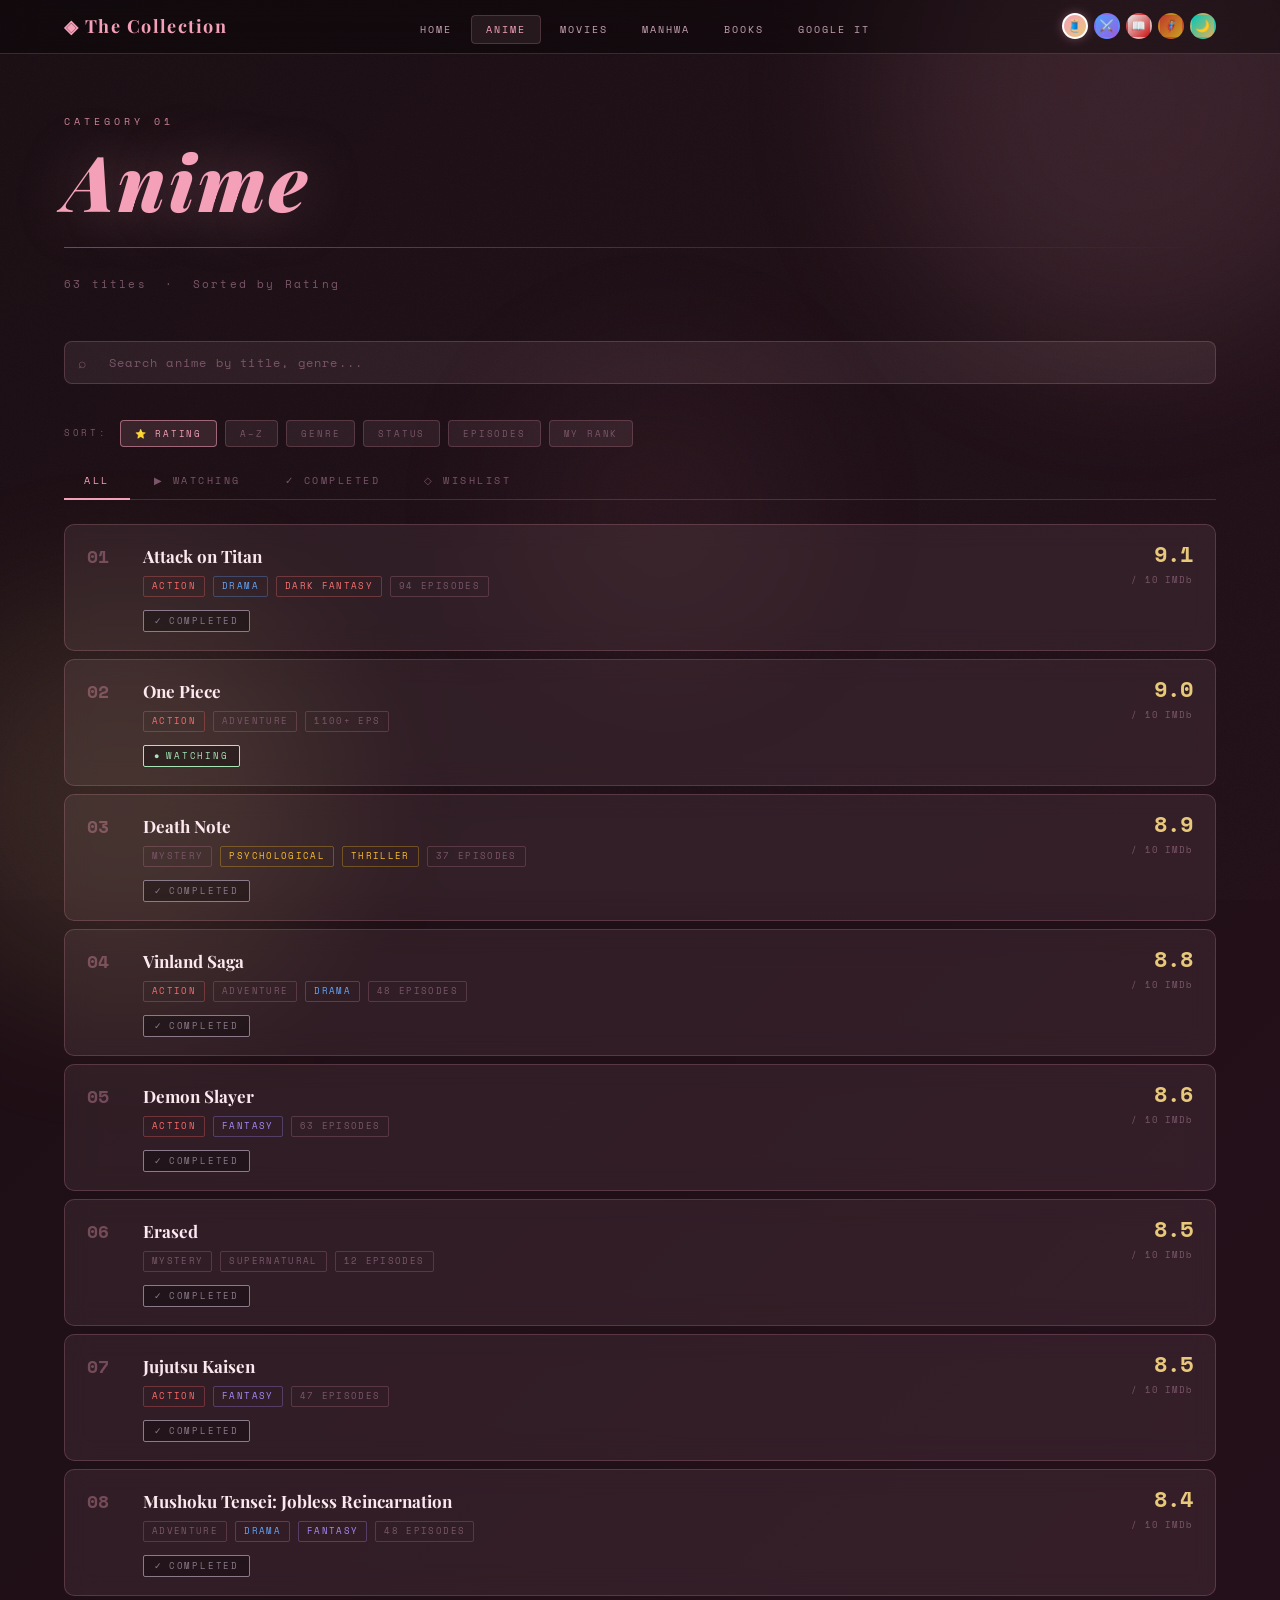
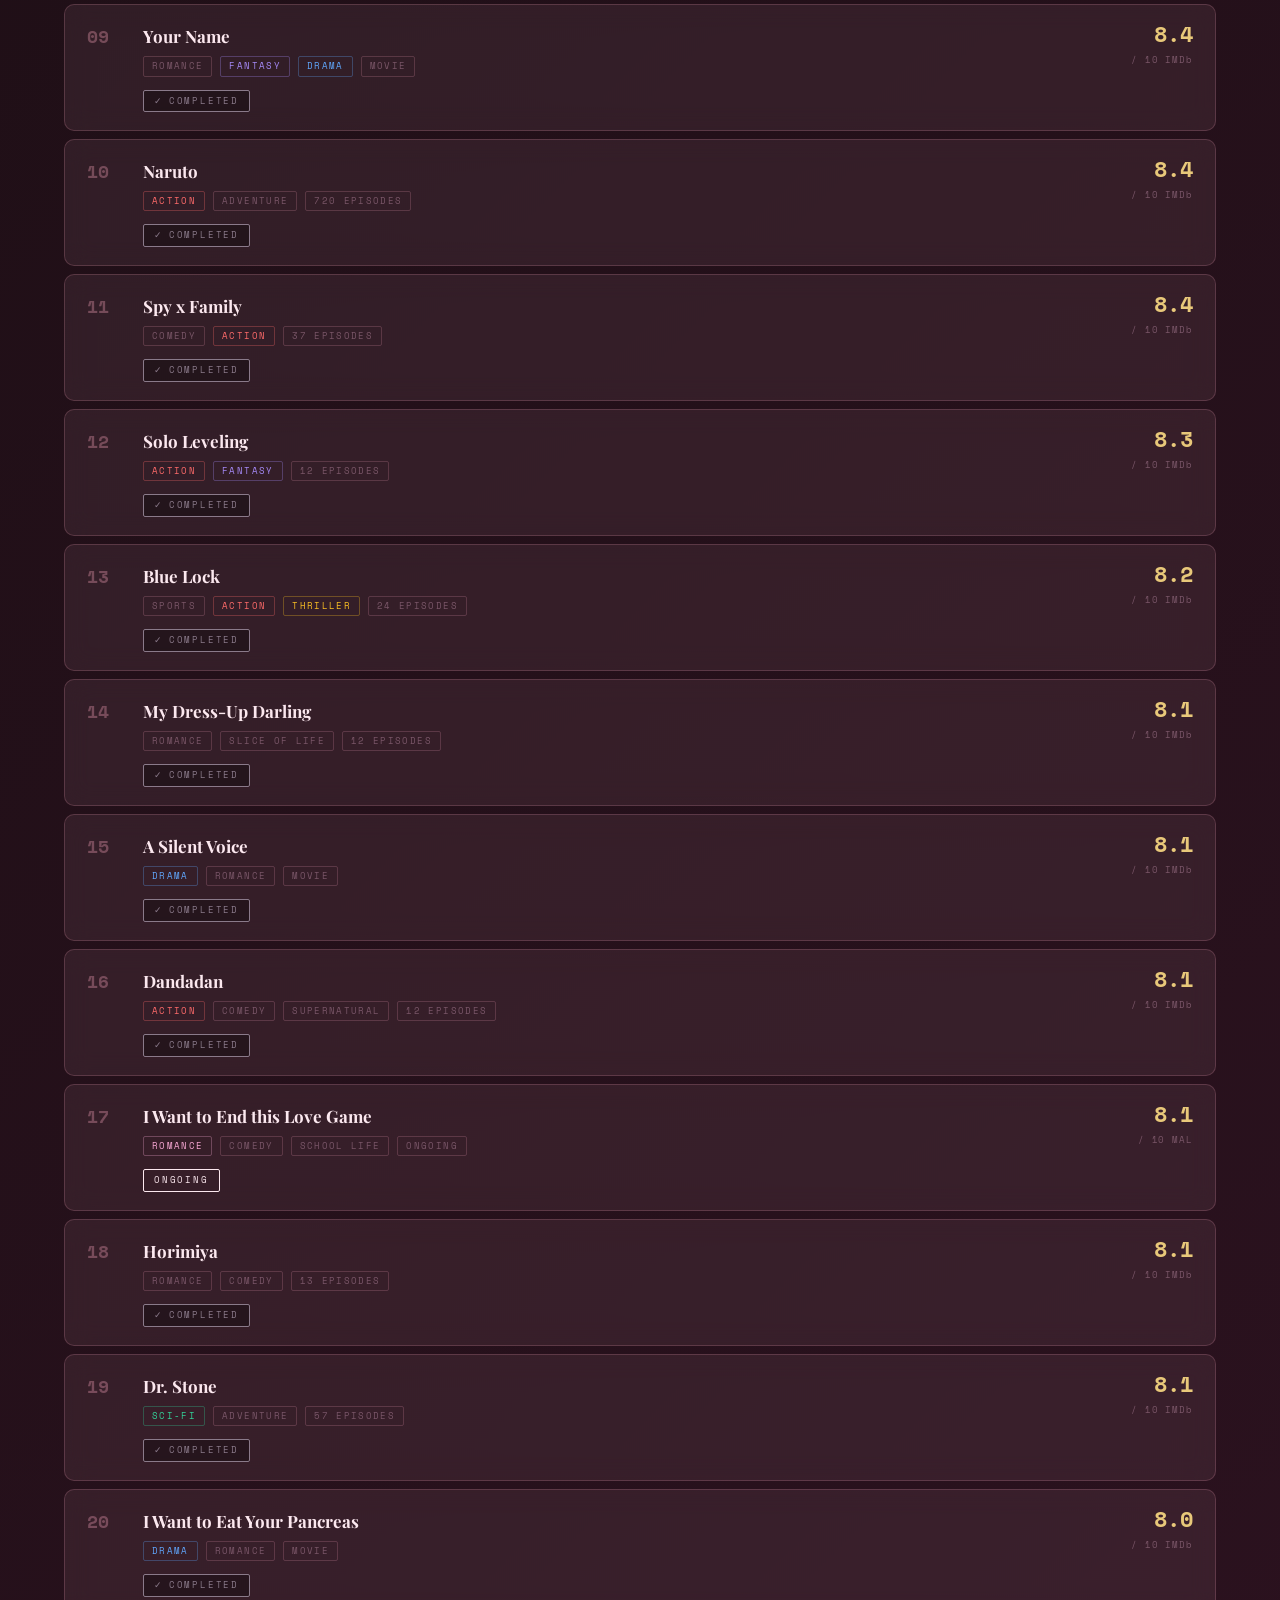
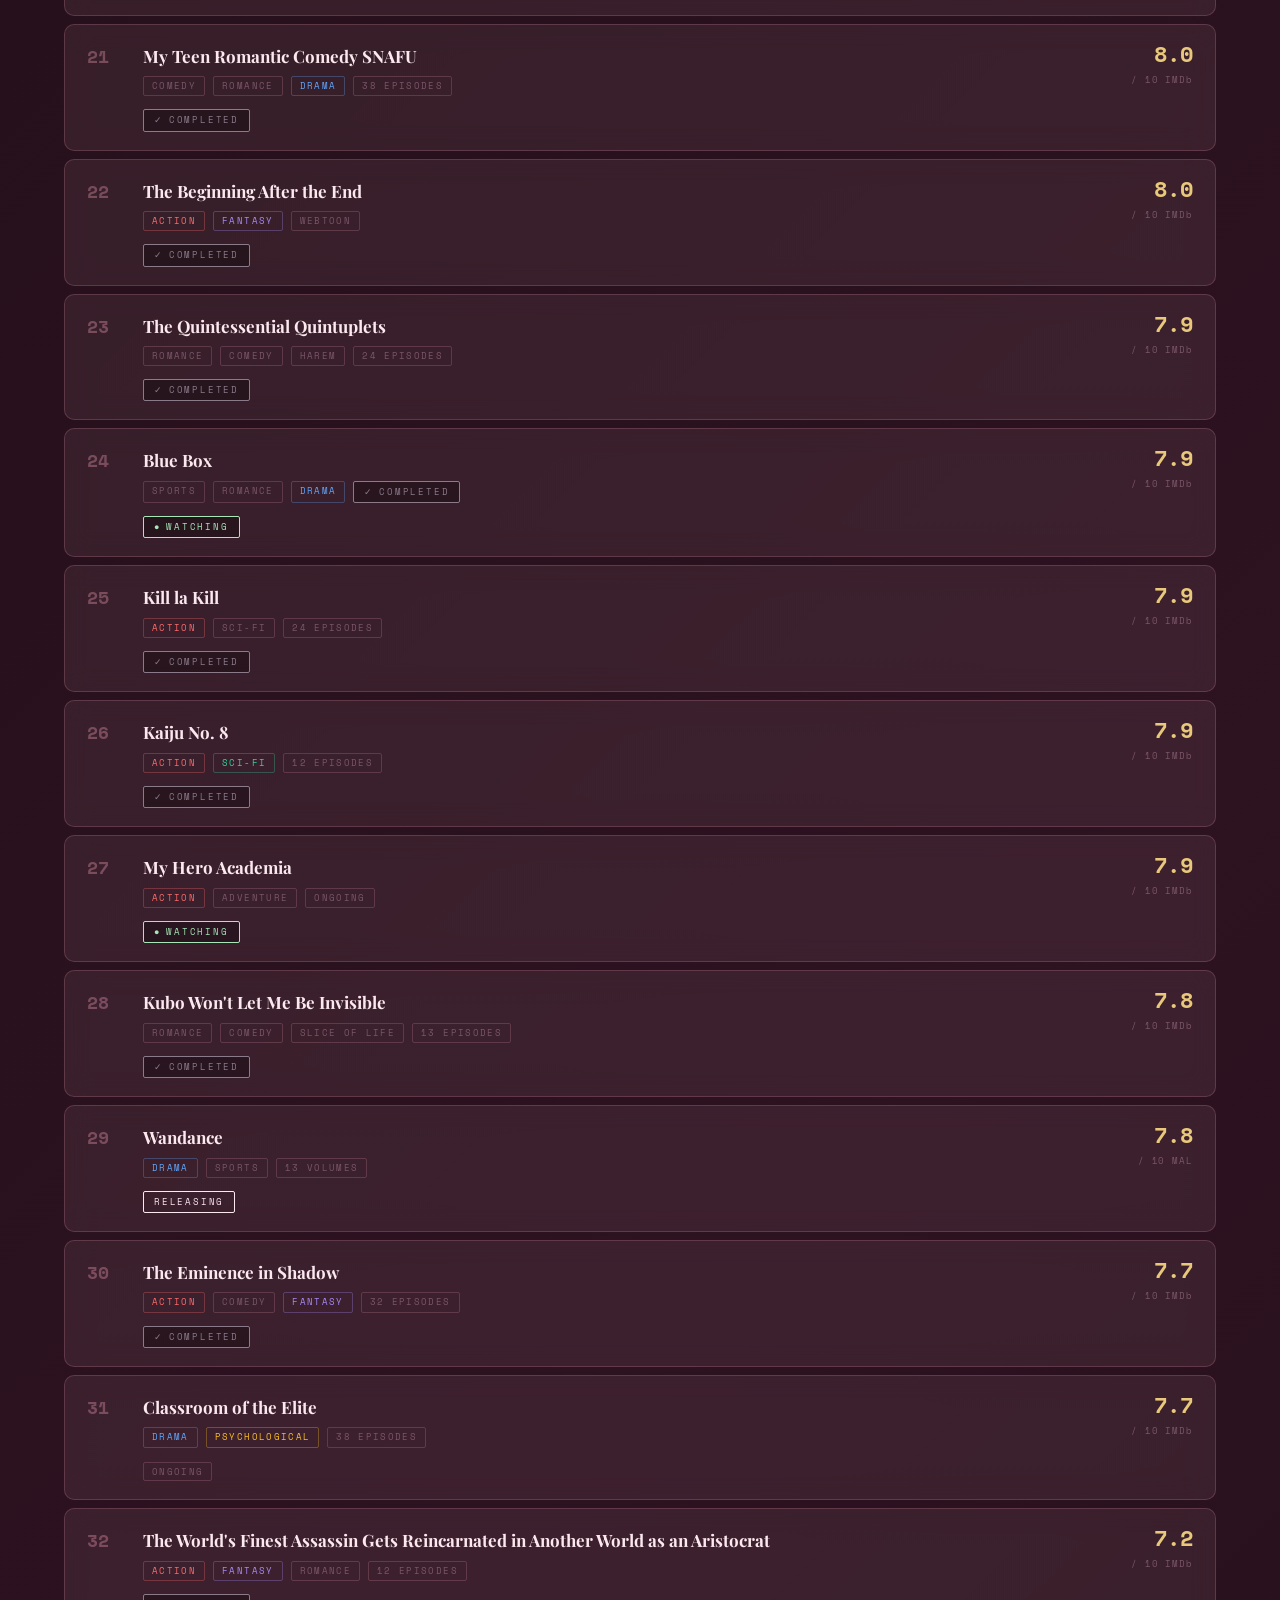
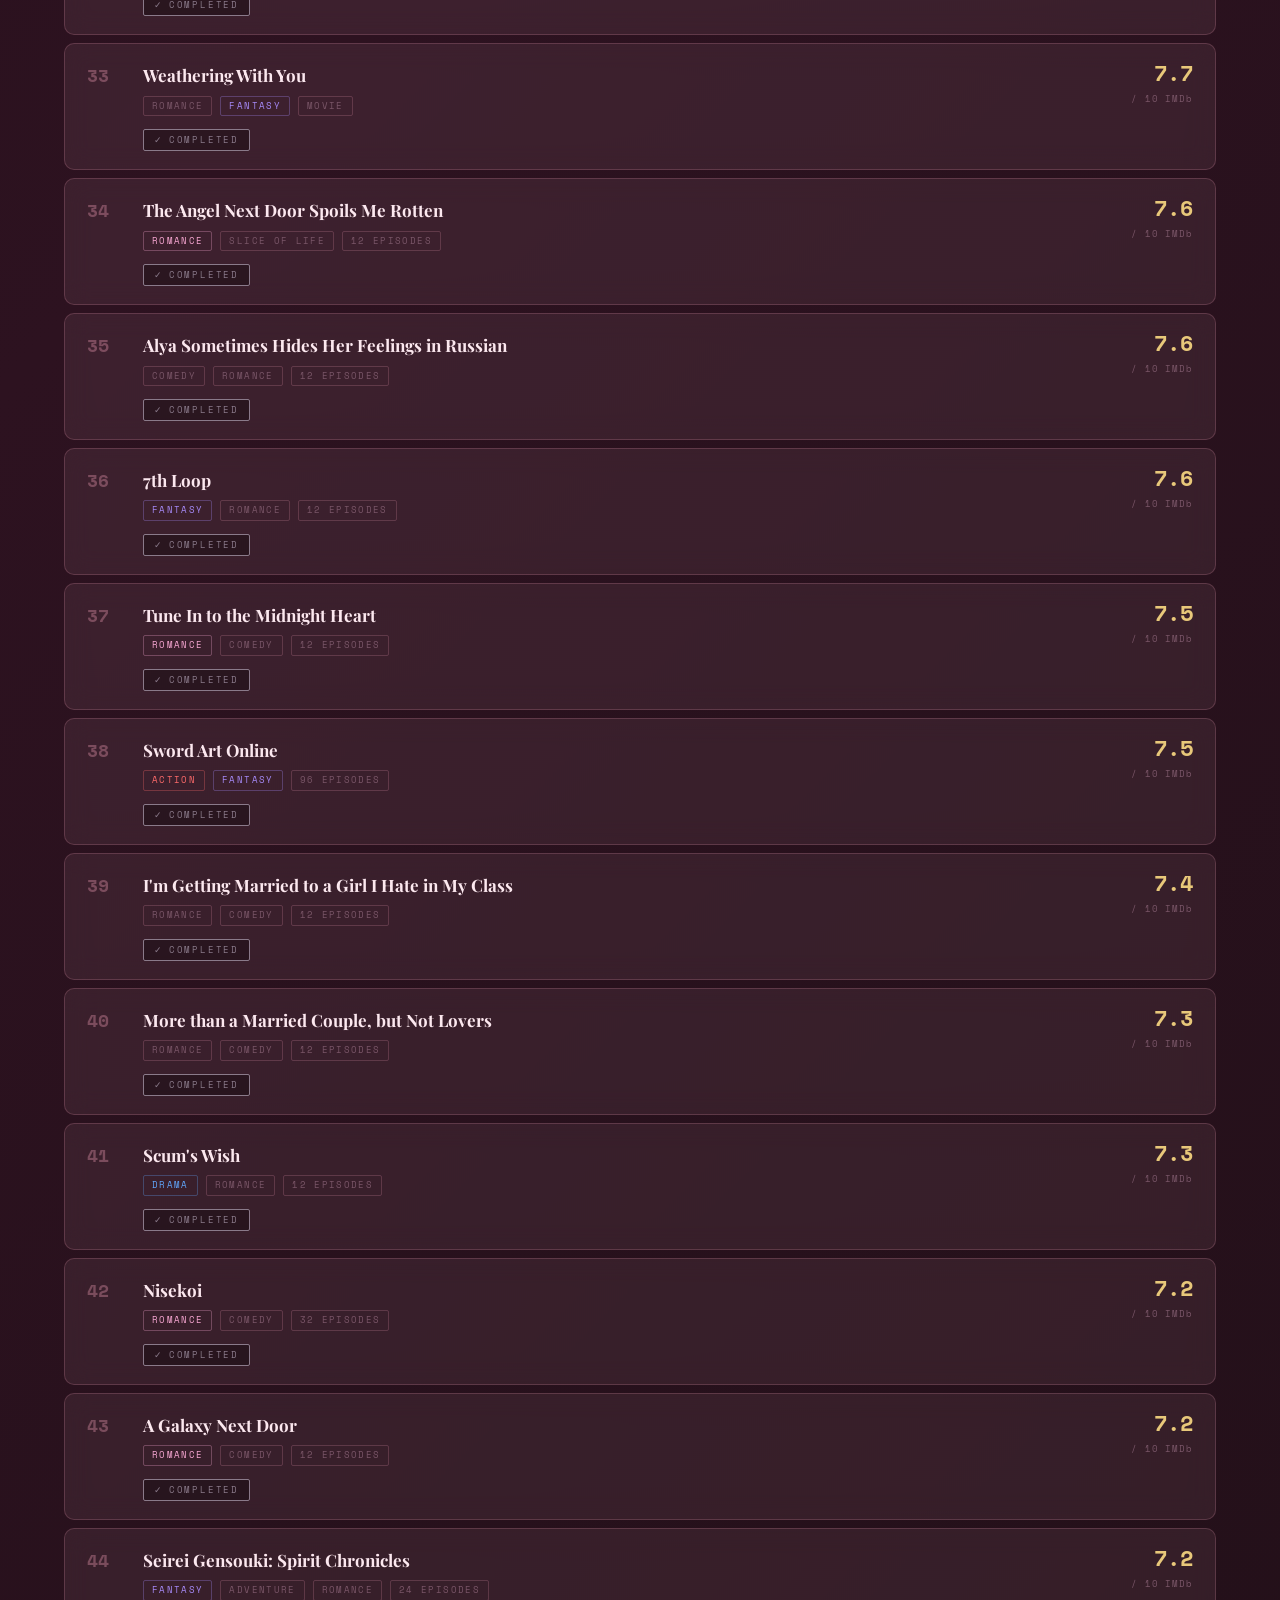
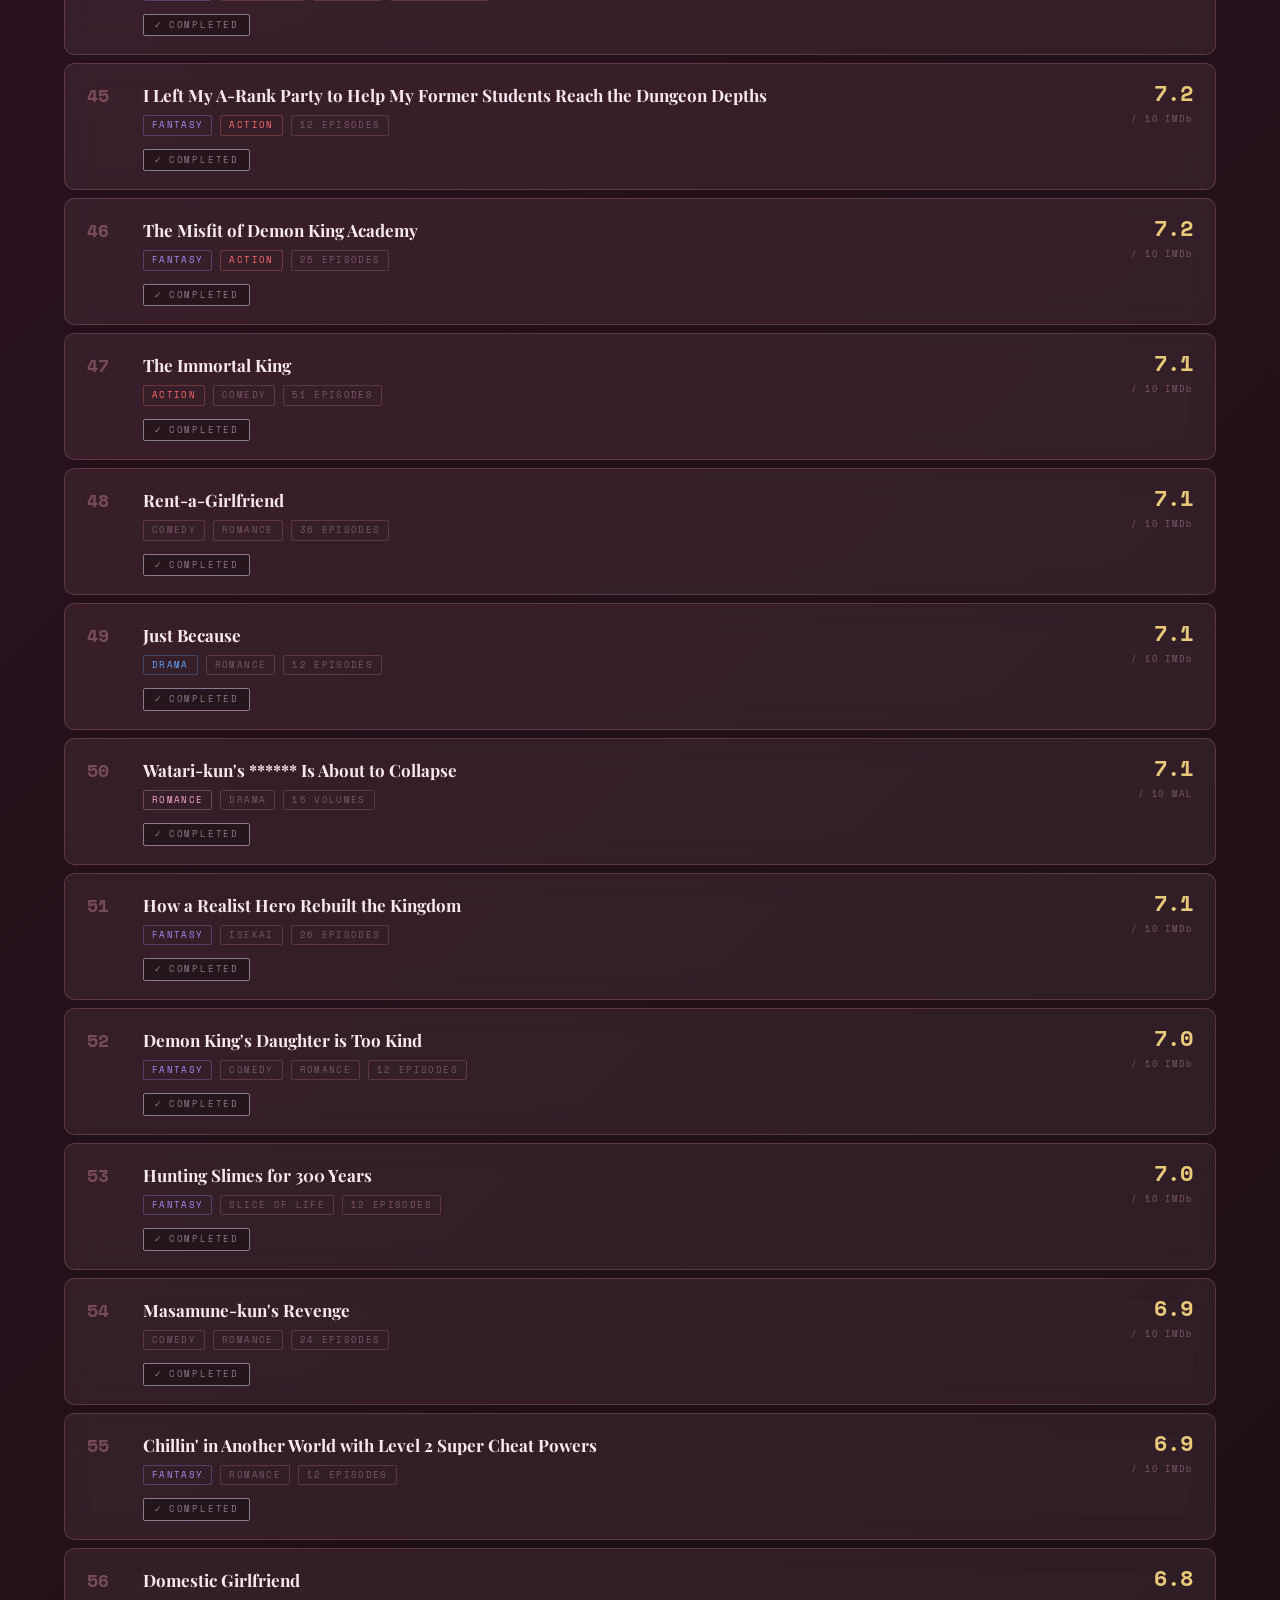
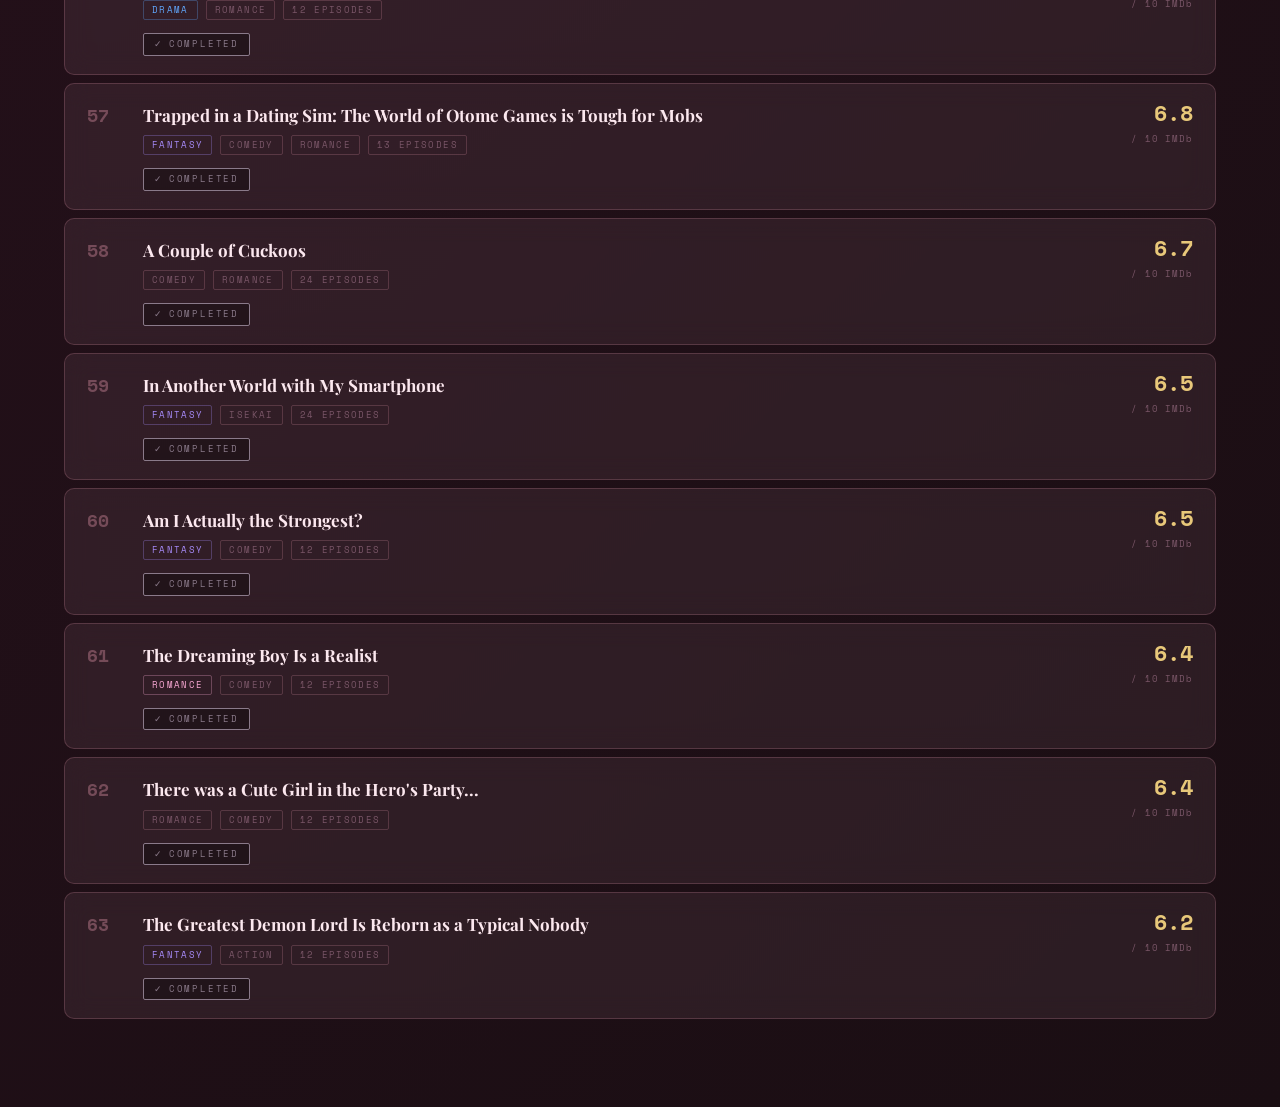
<file: anime.html>
<!DOCTYPE html>
<html lang="en" data-theme="dressup">
<head>
    <meta charset="UTF-8">
    <meta name="viewport" content="width=device-width, initial-scale=1.0">
    <title>Anime — The Collection</title>
    <link rel="stylesheet" href="themes.css">
    <link rel="stylesheet" href="style.css">
</head>
<body>
<div class="bg-orb bg-orb-1"></div>
<div class="bg-orb bg-orb-2"></div>
<div class="bg-orb bg-orb-3"></div>
<div class="noise-layer"></div>

<nav class="navbar">
    <a href="index.html" class="nav-brand">◈ The Collection</a>
    <ul class="nav-links">
        <li><a href="index.html">Home</a></li>
        <li><a href="anime.html" class="active">Anime</a></li>
        <li><a href="movies.html">Movies</a></li>
        <li><a href="manhwa.html">Manhwa</a></li>
        <li><a href="books.html">Books</a></li>
        <li><a href="https://www.google.com/">Google it</a></li>
    </ul>
    <div class="theme-switcher">
        <button class="theme-btn active" data-theme="dressup" title="Dress Up Darling">🧵</button>
        <button class="theme-btn" data-theme="solo"    title="Solo Leveling">⚔️</button>
        <button class="theme-btn" data-theme="manga"   title="Manga">📖</button>
        <button class="theme-btn" data-theme="avenger" title="Avenger">🦸</button>
        <button class="theme-btn" data-theme="manhwa"  title="Manhwa">🌙</button>
    </div>
</nav>

<div class="page-wrap">
    <div class="page-hero">
        <p class="hero-eyebrow">Category 01</p>
        <h1 class="hero-title"><em>Anime</em></h1>
        <div class="hero-divider"></div>
        <p style="font-family:var(--font-mono);font-size:11px;color:var(--text-muted);letter-spacing:0.2em;">
            <span id="itemCount">—</span> titles &nbsp;·&nbsp; Sorted by Rating
        </p>
    </div>

    <!-- SEARCH -->
    <div class="search-wrap">
        <span class="search-icon">⌕</span>
        <input type="text" id="searchInput" class="search-input" placeholder="Search anime by title, genre...">
    </div>

    <!-- SORT BAR -->
    <div class="sort-bar">
        <span style="font-family:var(--font-mono);font-size:9px;color:var(--text-muted);letter-spacing:0.3em;text-transform:uppercase;margin-right:4px;">Sort:</span>
        <button class="sort-btn active" data-sort="rating">⭐ Rating</button>
        <button class="sort-btn" data-sort="alpha">A–Z</button>
        <button class="sort-btn" data-sort="genre">Genre</button>
        <button class="sort-btn" data-sort="status">Status</button>
        <button class="sort-btn" data-sort="episodes">Episodes</button>
        <button class="sort-btn" data-sort="rank">My Rank</button>
    </div>

    <!-- FILTER TABS -->
    <div class="filter-tabs">
        <button class="filter-tab active" data-filter="all">All</button>
        <button class="filter-tab" data-filter="watching">▶ Watching</button>
        <button class="filter-tab" data-filter="completed">✓ Completed</button>
        <button class="filter-tab" data-filter="wishlist">◇ Wishlist</button>
    </div>

    <!-- CARD LIST
         ─────────────────────────────────────
         HOW TO ADD MORE ANIME:
         Copy a .full-card block and fill in:
           data-title     = anime title
           data-genre     = genre string
           data-rating    = score out of 10
           data-episodes  = display string e.g. "24 Episodes"
           data-episode-count = number only for sorting
           data-status    = "completed" | "watching" | "wishlist"
           data-watch     = stream URL (leave empty if none)
           data-read      = manga URL (leave empty if none)

         MY RANK = just place the card block in the order you want.
         No data-rank needed. DOM order = your rank.
         IMDb RANK = auto-sorted by data-rating descending.
         ───────────────────────────────────── -->
    <div id="cardList">

    <div class="glass-card full-card" data-title="Attack on Titan" data-genre="Action / Drama / Dark Fantasy" data-rating="9.1" data-episodes="94 Episodes" data-episode-count="94" data-status="completed" data-watch="" data-read="">
        <div class="full-card-rank">01</div>
        <div class="full-card-body">
            <div class="full-card-title">Attack on Titan</div>
            <div class="full-card-meta">
                <span class="meta-chip genre-action">Action</span>
                <span class="meta-chip genre-drama">Drama</span>
                <span class="meta-chip genre-horror">Dark Fantasy</span>
                <span class="meta-chip">94 Episodes</span>
            </div>
            <span class="badge badge-completed">Completed</span>
        </div>
        <div class="full-card-right">
            <div class="full-score">9.1</div>
            <div class="full-score-sub">/ 10 IMDb</div>
        </div>
    </div>

    <div class="glass-card full-card" data-title="The Eminence in Shadow" data-genre="Action / Comedy / Fantasy" data-rating="7.7" data-episodes="32 Episodes" data-episode-count="32" data-status="completed" data-watch="" data-read="">
        <div class="full-card-rank">02</div>
        <div class="full-card-body">
            <div class="full-card-title">The Eminence in Shadow</div>
            <div class="full-card-meta">
                <span class="meta-chip genre-action">Action</span>
                <span class="meta-chip">Comedy</span>
                <span class="meta-chip genre-fantasy">Fantasy</span>
                <span class="meta-chip">32 Episodes</span>
            </div>
            <span class="badge badge-completed">Completed</span>
        </div>
        <div class="full-card-right">
            <div class="full-score">7.7</div>
            <div class="full-score-sub">/ 10 IMDb</div>
        </div>
    </div>

    <div class="glass-card full-card" data-title="I Want to Eat Your Pancreas" data-genre="Drama / Romance" data-rating="8.0" data-episodes="Movie" data-episode-count="1" data-status="completed" data-watch="" data-read="">
        <div class="full-card-rank">03</div>
        <div class="full-card-body">
            <div class="full-card-title">I Want to Eat Your Pancreas</div>
            <div class="full-card-meta">
                <span class="meta-chip genre-drama">Drama</span>
                <span class="meta-chip">Romance</span>
                <span class="meta-chip">Movie</span>
            </div>
            <span class="badge badge-completed">Completed</span>
        </div>
        <div class="full-card-right">
            <div class="full-score">8.0</div>
            <div class="full-score-sub">/ 10 IMDb</div>
        </div>
    </div>

    <div class="glass-card full-card" data-title="Erased" data-genre="Mystery / Supernatural" data-rating="8.5" data-episodes="12 Episodes" data-episode-count="12" data-status="completed" data-watch="" data-read="">
        <div class="full-card-rank">42</div>
        <div class="full-card-body">
            <div class="full-card-title">Erased</div>
            <div class="full-card-meta">
                <span class="meta-chip genre-mystery">Mystery</span>
                <span class="meta-chip">Supernatural</span>
                <span class="meta-chip">12 Episodes</span>
            </div>
            <span class="badge badge-completed">Completed</span>
        </div>
        <div class="full-card-right">
            <div class="full-score">8.5</div>
            <div class="full-score-sub">/ 10 IMDb</div>
        </div>
    </div>
        
    <div class="glass-card full-card" data-title="My Dress-Up Darling" data-genre="Romance / Slice of Life" data-rating="8.1" data-episodes="12 Episodes" data-episode-count="12" data-status="completed" data-watch="" data-read="">
        <div class="full-card-rank">05</div>
        <div class="full-card-body">
            <div class="full-card-title">My Dress-Up Darling</div>
            <div class="full-card-meta">
                <span class="meta-chip">Romance</span>
                <span class="meta-chip">Slice of Life</span>
                <span class="meta-chip">12 Episodes</span>
            </div>
            <span class="badge badge-completed">Completed</span>
        </div>
        <div class="full-card-right">
            <div class="full-score">8.1</div>
            <div class="full-score-sub">/ 10 IMDb</div>
        </div>
    </div>
        
    <div class="glass-card full-card" data-title="Vinland Saga" data-genre="Action / Adventure / Drama" data-rating="8.8" data-episodes="48 Episodes" data-episode-count="48" data-status="completed" data-watch="" data-read="">
        <div class="full-card-rank">16</div>
        <div class="full-card-body">
            <div class="full-card-title">Vinland Saga</div>
            <div class="full-card-meta">
                <span class="meta-chip genre-action">Action</span>
                <span class="meta-chip">Adventure</span>
                <span class="meta-chip genre-drama">Drama</span>
                <span class="meta-chip">48 Episodes</span>
            </div>
            <span class="badge badge-completed">Completed</span>
        </div>
        <div class="full-card-right">
            <div class="full-score">8.8</div>
            <div class="full-score-sub">/ 10 IMDb</div>
        </div>
    </div>


    <div class="glass-card full-card" data-title="Mushoku Tensei: Jobless Reincarnation" data-genre="Adventure / Drama / Fantasy" data-rating="8.4" data-episodes="48 Episodes" data-episode-count="48" data-status="completed" data-watch="" data-read="">
        <div class="full-card-rank">03</div>
        <div class="full-card-body">
            <div class="full-card-title">Mushoku Tensei: Jobless Reincarnation</div>
            <div class="full-card-meta">
                <span class="meta-chip genre-adventure">Adventure</span>
                <span class="meta-chip genre-drama">Drama</span>
                <span class="meta-chip genre-fantasy">Fantasy</span>
                <span class="meta-chip">48 Episodes</span>
            </div>
            <span class="badge badge-completed">Completed</span>
        </div>
        <div class="full-card-right">
            <div class="full-score">8.4</div>
            <div class="full-score-sub">/ 10 IMDb</div>
        </div>
    </div>
   
        
    <div class="glass-card full-card" data-title="Solo Leveling" data-genre="Action / Fantasy" data-rating="8.3" data-episodes="24 Episodes" data-episode-count="12" data-status="completed" data-watch="" data-read="">
        <div class="full-card-rank">04</div>
        <div class="full-card-body">
            <div class="full-card-title">Solo Leveling</div>
            <div class="full-card-meta">
                <span class="meta-chip genre-action">Action</span>
                <span class="meta-chip genre-fantasy">Fantasy</span>
                <span class="meta-chip">12 Episodes</span>
            </div>
            <span class="badge badge-completed">Completed</span>
        </div>
        <div class="full-card-right">
            <div class="full-score">8.3</div>
            <div class="full-score-sub">/ 10 IMDb</div>
        </div>
    </div>
     
    <div class="glass-card full-card" data-title="Kubo Won't Let Me Be Invisible" data-genre="Romance / Comedy / Slice of Life" data-rating="7.8" data-episodes="13 Episodes" data-episode-count="13" data-status="completed" data-watch="" data-read="">
        <div class="full-card-rank">—</div>
        <div class="full-card-body">
            <div class="full-card-title">Kubo Won't Let Me Be Invisible</div>
            <div class="full-card-meta">
                <span class="meta-chip">Romance</span>
                <span class="meta-chip">Comedy</span>
                <span class="meta-chip">Slice of Life</span>
                <span class="meta-chip">13 Episodes</span>
             </div>
        <span class="badge badge-completed">Completed</span>
    </div>
    <div class="full-card-right">
        <div class="full-score">7.8</div>
        <div class="full-score-sub">/ 10 IMDb</div>
    </div>
</div>

    <div class="glass-card full-card" data-title="Your Name" data-genre="Romance / Fantasy / Drama" data-rating="8.4" data-episodes="Movie" data-episode-count="1" data-status="completed" data-watch="" data-read="">
        <div class="full-card-rank">07</div>
        <div class="full-card-body">
            <div class="full-card-title">Your Name</div>
            <div class="full-card-meta">
                <span class="meta-chip">Romance</span>
                <span class="meta-chip genre-fantasy">Fantasy</span>
                <span class="meta-chip genre-drama">Drama</span>
                <span class="meta-chip">Movie</span>
            </div>
            <span class="badge badge-completed">Completed</span>
        </div>
        <div class="full-card-right">
            <div class="full-score">8.4</div>
            <div class="full-score-sub">/ 10 IMDb</div>
        </div>
    </div>

    <div class="glass-card full-card" data-title="The Quintessential Quintuplets" data-genre="Romance / Comedy / Harem" data-rating="7.9" data-episodes="24 Episodes" data-episode-count="24" data-status="completed" data-watch="" data-read="">
        <div class="full-card-rank">—</div>
        <div class="full-card-body">
            <div class="full-card-title">The Quintessential Quintuplets</div>
            <div class="full-card-meta">
                <span class="meta-chip">Romance</span>
                <span class="meta-chip">Comedy</span>
                  <span class="meta-chip">Harem</span>
                <span class="meta-chip">24 Episodes</span>
            </div>
            <span class="badge badge-completed">Completed</span>
        </div>
        <div class="full-card-right">
            <div class="full-score">7.9</div>
            <div class="full-score-sub">/ 10 IMDb</div>
        </div>
    </div>
    <div class="glass-card full-card" data-title="Death Note" data-genre="Mystery / Psychological / Thriller" data-rating="8.9" data-episodes="37 Episodes" data-episode-count="37" data-status="completed" data-watch="" data-read="">
        <div class="full-card-rank">08</div>
        <div class="full-card-body">
            <div class="full-card-title">Death Note</div>
            <div class="full-card-meta">
                <span class="meta-chip">Mystery</span>
                <span class="meta-chip genre-thriller">Psychological</span>
                <span class="meta-chip genre-thriller">Thriller</span>
                <span class="meta-chip">37 Episodes</span>
            </div>
            <span class="badge badge-completed">Completed</span>
        </div>
        <div class="full-card-right">
            <div class="full-score">8.9</div>
            <div class="full-score-sub">/ 10 IMDb</div>
        </div>
    </div>

    <div class="glass-card full-card" data-title="Demon Slayer" data-genre="Action / Fantasy" data-rating="8.6" data-episodes="63 Episodes" data-episode-count="63" data-status="completed" data-watch="" data-read="">
        <div class="full-card-rank">21</div>
        <div class="full-card-body">
            <div class="full-card-title">Demon Slayer</div>
            <div class="full-card-meta">
                <span class="meta-chip genre-action">Action</span>
                <span class="meta-chip genre-fantasy">Fantasy</span>
                <span class="meta-chip">63 Episodes</span>
            </div>
            <span class="badge badge-completed">Completed</span>
        </div>
        <div class="full-card-right">
            <div class="full-score">8.6</div>
            <div class="full-score-sub">/ 10 IMDb</div>
        </div>
    </div>

    <div class="glass-card full-card" data-title="Classroom of the Elite" data-genre="Drama / Psychological" data-rating="7.7" data-episodes="38 Episodes" data-episode-count="38" data-status="completed" data-watch="" data-read="">
        <div class="full-card-rank">09</div>
        <div class="full-card-body">
            <div class="full-card-title">Classroom of the Elite</div>
            <div class="full-card-meta">
                <span class="meta-chip genre-drama">Drama</span>
                <span class="meta-chip genre-thriller">Psychological</span>
                <span class="meta-chip">38 Episodes</span>
            </div>
             <span class="meta-chip">Ongoing</span>
        </div>
        <div class="full-card-right">
            <div class="full-score">7.7</div>
            <div class="full-score-sub">/ 10 IMDb</div>
        </div>
    </div>

    <div class="glass-card full-card" data-title="The Immortal King" data-genre="Action / Comedy / Fantasy" data-rating="7.1" data-episodes="51 Episodes" data-episode-count="51" data-status="completed" data-watch="" data-read="">
        <div class="full-card-rank">38</div>
        <div class="full-card-body">
            <div class="full-card-title">The Immortal King</div>
            <div class="full-card-meta">
                <span class="meta-chip genre-action">Action</span>
                <span class="meta-chip">Comedy</span>
                <span class="meta-chip">51 Episodes</span>
            </div>
            <span class="badge badge-completed">Completed</span>
        </div>
        <div class="full-card-right">
            <div class="full-score">7.1</div>
            <div class="full-score-sub">/ 10 IMDb</div>
        </div>
    </div>

    <div class="glass-card full-card" data-title="Blue Box" data-genre="Sports / Romance / Drama" data-rating="7.9" data-episodes="Ongoing" data-episode-count="999" data-status="watching" data-watch="" data-read="">
        <div class="full-card-rank">11</div>
        <div class="full-card-body">
            <div class="full-card-title">Blue Box</div>
            <div class="full-card-meta">
                <span class="meta-chip">Sports</span>
                <span class="meta-chip">Romance</span>
                <span class="meta-chip genre-drama">Drama</span>
                <span class="badge badge-completed">Completed</span>
            </div>
            <span class="badge badge-watching">Watching</span>
        </div>
        <div class="full-card-right">
            <div class="full-score">7.9</div>
            <div class="full-score-sub">/ 10 IMDb</div>
        </div>
    </div>

    <div class="glass-card full-card" data-title="A Silent Voice" data-genre="Drama / Romance" data-rating="8.1" data-episodes="Movie" data-episode-count="1" data-status="completed" data-watch="" data-read="">
        <div class="full-card-rank">17</div>
        <div class="full-card-body">
            <div class="full-card-title">A Silent Voice</div>
            <div class="full-card-meta">
                <span class="meta-chip genre-drama">Drama</span>
                <span class="meta-chip">Romance</span>
                <span class="meta-chip">Movie</span>
            </div>
            <span class="badge badge-completed">Completed</span>
        </div>
        <div class="full-card-right">
            <div class="full-score">8.1</div>
            <div class="full-score-sub">/ 10 IMDb</div>
        </div>
    </div>

    <div class="glass-card full-card" data-title="Wandance" data-genre="Drama / Sports" data-rating="7.8" data-episodes="13 Volumes" data-episode-count="13" data-status="releasing" data-watch="" data-read="">
        <div class="full-card-rank">50</div>
        <div class="full-card-body">
            <div class="full-card-title">Wandance</div>
            <div class="full-card-meta">
                <span class="meta-chip genre-drama">Drama</span>
                <span class="meta-chip">Sports</span>
                <span class="meta-chip">13 Volumes</span>
            </div>
            <span class="badge badge-releasing">Releasing</span>
        </div>
        <div class="full-card-right">
            <div class="full-score">7.8</div>
            <div class="full-score-sub">/ 10 MAL</div>
        </div>
    </div>

    <div class="glass-card full-card" data-title="Dandadan" data-genre="Action / Comedy / Supernatural" data-rating="8.1" data-episodes="12 Episodes" data-episode-count="12" data-status="completed" data-watch="" data-read="">
        <div class="full-card-rank">12</div>
        <div class="full-card-body">
            <div class="full-card-title">Dandadan</div>
            <div class="full-card-meta">
                <span class="meta-chip genre-action">Action</span>
                <span class="meta-chip">Comedy</span>
                <span class="meta-chip">Supernatural</span>
                <span class="meta-chip">12 Episodes</span>
            </div>
            <span class="badge badge-completed">Completed</span>
        </div>
        <div class="full-card-right">
            <div class="full-score">8.1</div>
            <div class="full-score-sub">/ 10 IMDb</div>
        </div>
    </div>
    
    <div class="glass-card full-card" data-title="A Couple of Cuckoos" data-genre="Comedy / Romance" data-rating="6.7" data-episodes="24 Episodes" data-episode-count="24" data-status="completed" data-watch="" data-read="">
        <div class="full-card-rank">39</div>
        <div class="full-card-body">
            <div class="full-card-title">A Couple of Cuckoos</div>
            <div class="full-card-meta">
                <span class="meta-chip">Comedy</span>
                <span class="meta-chip">Romance</span>
                <span class="meta-chip">24 Episodes</span>
            </div>
            <span class="badge badge-completed">Completed</span>
        </div>
        <div class="full-card-right">
            <div class="full-score">6.7</div>
            <div class="full-score-sub">/ 10 IMDb</div>
        </div>
    </div>

    <div class="glass-card full-card" data-title="Kill la Kill" data-genre="Action / Sci-Fi" data-rating="7.9" data-episodes="24 Episodes" data-episode-count="24" data-status="completed" data-watch="" data-read="">
        <div class="full-card-rank">49</div>
        <div class="full-card-body">
            <div class="full-card-title">Kill la Kill</div>
            <div class="full-card-meta">
                <span class="meta-chip genre-action">Action</span>
                <span class="meta-chip">Sci-Fi</span>
                <span class="meta-chip">24 Episodes</span>
            </div>
            <span class="badge badge-completed">Completed</span>
        </div>
        <div class="full-card-right">
            <div class="full-score">7.9</div>
            <div class="full-score-sub">/ 10 IMDb</div>
        </div>
    </div>

    <div class="glass-card full-card" data-title="Tune In to the Midnight Heart" data-genre="Romance / Comedy" data-rating="7.5" data-episodes="12 Episodes" data-episode-count="12" data-status="completed" data-watch="" data-read="">
        <div class="full-card-rank">51</div>
        <div class="full-card-body">
            <div class="full-card-title">Tune In to the Midnight Heart</div>
            <div class="full-card-meta">
                <span class="meta-chip genre-romance">Romance</span>
                <span class="meta-chip">Comedy</span>
                <span class="meta-chip">12 Episodes</span>
            </div>
            <span class="badge badge-completed">Completed</span>
        </div>
        <div class="full-card-right">
            <div class="full-score">7.5</div>
            <div class="full-score-sub">/ 10 IMDb</div>
        </div>
    </div>

    <div class="glass-card full-card" data-title="Rent-a-Girlfriend" data-genre="Comedy / Romance" data-rating="7.1" data-episodes="36 Episodes" data-episode-count="36" data-status="completed" data-watch="" data-read="">
        <div class="full-card-rank">06</div>
        <div class="full-card-body">
            <div class="full-card-title">Rent-a-Girlfriend</div>
            <div class="full-card-meta">
                <span class="meta-chip">Comedy</span>
                <span class="meta-chip">Romance</span>
                <span class="meta-chip">36 Episodes</span>
            </div>
            <span class="badge badge-completed">Completed</span>
        </div>
        <div class="full-card-right">
            <div class="full-score">7.1</div>
            <div class="full-score-sub">/ 10 IMDb</div>
        </div>
    </div>

        
    <div class="glass-card full-card" data-title="Naruto" data-genre="Action / Adventure" data-rating="8.4" data-episodes="720 Episodes" data-episode-count="720" data-status="completed" data-watch="" data-read="">
        <div class="full-card-rank">10</div>
        <div class="full-card-body">
            <div class="full-card-title">Naruto</div>
            <div class="full-card-meta">
                <span class="meta-chip genre-action">Action</span>
                <span class="meta-chip">Adventure</span>
                <span class="meta-chip">720 Episodes</span>
            </div>
            <span class="badge badge-completed">Completed</span>
        </div>
        <div class="full-card-right">
            <div class="full-score">8.4</div>
            <div class="full-score-sub">/ 10 IMDb</div>
        </div>
    </div>
  
    <div class="glass-card full-card" data-title="I Want to End this Love Game" data-genre="Romance / Comedy / School Life" data-rating="8.1" data-episodes="Ongoing" data-episode-count="0" data-status="ongoing" data-watch="" data-read="">
        <div class="full-card-rank">-</div>
        <div class="full-card-body">
            <div class="full-card-title">I Want to End this Love Game</div>
            <div class="full-card-meta">
                <span class="meta-chip genre-romance">Romance</span>
                <span class="meta-chip">Comedy</span>
                <span class="meta-chip genre-school">School Life</span>
                <span class="meta-chip">Ongoing</span>
            </div>
            <span class="badge badge-ongoing">Ongoing</span>
        </div>
        <div class="full-card-right">
            <div class="full-score">8.1</div>
            <div class="full-score-sub">/ 10 MAL</div>
        </div>
    </div>

    <div class="glass-card full-card" data-title="The Angel Next Door Spoils Me Rotten" data-genre="Romance / Slice of Life" data-rating="7.6" data-episodes="12 Episodes" data-episode-count="12" data-status="completed" data-watch="" data-read="">
        <div class="full-card-rank">52</div>
        <div class="full-card-body">
            <div class="full-card-title">The Angel Next Door Spoils Me Rotten</div>
            <div class="full-card-meta">
                <span class="meta-chip genre-romance">Romance</span>
                <span class="meta-chip">Slice of Life</span>
                <span class="meta-chip">12 Episodes</span>
            </div>
            <span class="badge badge-completed">Completed</span>
        </div>
        <div class="full-card-right">
            <div class="full-score">7.6</div>
            <div class="full-score-sub">/ 10 IMDb</div>
        </div>
    </div>

    <div class="glass-card full-card" data-title="Blue Lock" data-genre="Sports / Action / Thriller" data-rating="8.2" data-episodes="24 Episodes" data-episode-count="24" data-status="completed" data-watch="" data-read="">
        <div class="full-card-rank">13</div>
        <div class="full-card-body">
            <div class="full-card-title">Blue Lock</div>
            <div class="full-card-meta">
                <span class="meta-chip">Sports</span>
                <span class="meta-chip genre-action">Action</span>
                <span class="meta-chip genre-thriller">Thriller</span>
                <span class="meta-chip">24 Episodes</span>
            </div>
            <span class="badge badge-completed">Completed</span>
        </div>
        <div class="full-card-right">
            <div class="full-score">8.2</div>
            <div class="full-score-sub">/ 10 IMDb</div>
        </div>
    </div>

    <div class="glass-card full-card" data-title="Kaiju No. 8" data-genre="Action / Sci-Fi" data-rating="7.9" data-episodes="12 Episodes" data-episode-count="12" data-status="completed" data-watch="" data-read="">
        <div class="full-card-rank">27</div>
        <div class="full-card-body">
            <div class="full-card-title">Kaiju No. 8</div>
            <div class="full-card-meta">
                <span class="meta-chip genre-action">Action</span>
                <span class="meta-chip genre-scifi">Sci-Fi</span>
                <span class="meta-chip">12 Episodes</span>
            </div>
            <span class="badge badge-completed">Completed</span>
        </div>
        <div class="full-card-right">
            <div class="full-score">7.9</div>
            <div class="full-score-sub">/ 10 IMDb</div>
        </div>
    </div>

    <div class="glass-card full-card" data-title="Just Because" data-genre="Drama / Romance" data-rating="7.1" data-episodes="12 Episodes" data-episode-count="12" data-status="completed" data-watch="" data-read="">
        <div class="full-card-rank">15</div>
        <div class="full-card-body">
            <div class="full-card-title">Just Because</div>
            <div class="full-card-meta">
                <span class="meta-chip genre-drama">Drama</span>
                <span class="meta-chip">Romance</span>
                <span class="meta-chip">12 Episodes</span>
            </div>
            <span class="badge badge-completed">Completed</span>
        </div>
        <div class="full-card-right">
            <div class="full-score">7.1</div>
            <div class="full-score-sub">/ 10 IMDb</div>
        </div>
    </div>

    <div class="glass-card full-card" data-title="Nisekoi" data-genre="Romance / Comedy" data-rating="7.2" data-episodes="32 Episodes" data-episode-count="32" data-status="completed" data-watch="" data-read="">
        <div class="full-card-rank">45</div>
        <div class="full-card-body">
            <div class="full-card-title">Nisekoi</div>
            <div class="full-card-meta">
                <span class="meta-chip genre-romance">Romance</span>
                <span class="meta-chip">Comedy</span>
                <span class="meta-chip">32 Episodes</span>
            </div>
            <span class="badge badge-completed">Completed</span>
        </div>
        <div class="full-card-right">
            <div class="full-score">7.2</div>
            <div class="full-score-sub">/ 10 IMDb</div>
        </div>
    </div>

    <div class="glass-card full-card" data-title="I'm Getting Married to a Girl I Hate in My Class" data-genre="Romance / Comedy" data-rating="7.4" data-episodes="12 Episodes" data-episode-count="12" data-status="completed" data-watch="" data-read="">
        <div class="full-card-rank">—</div>
        <div class="full-card-body">
            <div class="full-card-title">I'm Getting Married to a Girl I Hate in My Class</div>
            <div class="full-card-meta">
                <span class="meta-chip">Romance</span>
                <span class="meta-chip">Comedy</span>
                <span class="meta-chip">12 Episodes</span>
            </div>
            <span class="badge badge-completed">Completed</span>
        </div>
        <div class="full-card-right">
            <div class="full-score">7.4</div>
            <div class="full-score-sub">/ 10 IMDb</div>
        </div>
    </div>
    
    <div class="glass-card full-card" data-title="More than a Married Couple, but Not Lovers" data-genre="Romance / Comedy" data-rating="7.3" data-episodes="12 Episodes" data-episode-count="12" data-status="completed" data-watch="" data-read="">
        <div class="full-card-rank">14</div>
        <div class="full-card-body">
            <div class="full-card-title">More than a Married Couple, but Not Lovers</div>
            <div class="full-card-meta">
                <span class="meta-chip">Romance</span>
                <span class="meta-chip">Comedy</span>
                <span class="meta-chip">12 Episodes</span>
            </div>
            <span class="badge badge-completed">Completed</span>
        </div>
        <div class="full-card-right">
            <div class="full-score">7.3</div>
            <div class="full-score-sub">/ 10 IMDb</div>
        </div>
    </div>
     
    <div class="glass-card full-card" data-title="A Galaxy Next Door" data-genre="Romance / Comedy" data-rating="7.2" data-episodes="12 Episodes" data-episode-count="12" data-status="completed" data-watch="" data-read="">
        <div class="full-card-rank">44</div>
        <div class="full-card-body">
            <div class="full-card-title">A Galaxy Next Door</div>
            <div class="full-card-meta">
                <span class="meta-chip genre-romance">Romance</span>
                <span class="meta-chip">Comedy</span>
                <span class="meta-chip">12 Episodes</span>
            </div>
            <span class="badge badge-completed">Completed</span>
        </div>
        <div class="full-card-right">
            <div class="full-score">7.2</div>
            <div class="full-score-sub">/ 10 IMDb</div>
        </div>
    </div>
    
    <div class="glass-card full-card" data-title="Jujutsu Kaisen" data-genre="Action / Fantasy / Supernatural" data-rating="8.5" data-episodes="47 Episodes" data-episode-count="47" data-status="completed" data-watch="" data-read="">
        <div class="full-card-rank">18</div>
        <div class="full-card-body">
            <div class="full-card-title">Jujutsu Kaisen</div>
            <div class="full-card-meta">
                <span class="meta-chip genre-action">Action</span>
                <span class="meta-chip genre-fantasy">Fantasy</span>
                <span class="meta-chip">47 Episodes</span>
            </div>
            <span class="badge badge-completed">Completed</span>
        </div>
        <div class="full-card-right">
            <div class="full-score">8.5</div>
            <div class="full-score-sub">/ 10 IMDb</div>
        </div>
    </div>
        
    <div class="glass-card full-card" data-title="Watari-kun's ****** Is About to Collapse" data-genre="Romance / Drama" data-rating="7.1" data-episodes="15 Volumes" data-episode-count="15" data-status="completed" data-watch="" data-read="">
        <div class="full-card-rank">43</div>
        <div class="full-card-body">
            <div class="full-card-title">Watari-kun's ****** Is About to Collapse</div>
            <div class="full-card-meta">
                <span class="meta-chip genre-romance">Romance</span>
                <span class="meta-chip">Drama</span>
                <span class="meta-chip">15 Volumes</span>
            </div>
            <span class="badge badge-completed">Completed</span>
        </div>
        <div class="full-card-right">
            <div class="full-score">7.1</div>
            <div class="full-score-sub">/ 10 MAL</div>
        </div>
    </div>

    <div class="glass-card full-card" data-title="Horimiya" data-genre="Romance / Comedy / Slice of Life" data-rating="8.1" data-episodes="13 Episodes" data-episode-count="13" data-status="completed" data-watch="" data-read="">
        <div class="full-card-rank">20</div>
        <div class="full-card-body">
            <div class="full-card-title">Horimiya</div>
            <div class="full-card-meta">
                <span class="meta-chip">Romance</span>
                <span class="meta-chip">Comedy</span>
                <span class="meta-chip">13 Episodes</span>
            </div>
            <span class="badge badge-completed">Completed</span>
        </div>
        <div class="full-card-right">
            <div class="full-score">8.1</div>
            <div class="full-score-sub">/ 10 IMDb</div>
        </div>
    </div>

    <div class="glass-card full-card" data-title="Alya Sometimes Hides Her Feelings in Russian" data-genre="Comedy / Romance" data-rating="7.6" data-episodes="12 Episodes" data-episode-count="12" data-status="completed" data-watch="" data-read="">
        <div class="full-card-rank">32</div>
        <div class="full-card-body">
            <div class="full-card-title">Alya Sometimes Hides Her Feelings in Russian</div>
            <div class="full-card-meta">
                <span class="meta-chip">Comedy</span>
                <span class="meta-chip">Romance</span>
                <span class="meta-chip">12 Episodes</span>
            </div>
            <span class="badge badge-completed">Completed</span>
        </div>
        <div class="full-card-right">
            <div class="full-score">7.6</div>
            <div class="full-score-sub">/ 10 IMDb</div>
        </div>
    </div>

    <div class="glass-card full-card" data-title="Seirei Gensouki: Spirit Chronicles" data-genre="Fantasy / Adventure / Romance" data-rating="7.2" data-episodes="13 Episodes" data-episode-count="13" data-status="completed" data-watch="" data-read="">
        <div class="full-card-rank">—</div>
        <div class="full-card-body">
            <div class="full-card-title">Seirei Gensouki: Spirit Chronicles</div>
            <div class="full-card-meta">
                <span class="meta-chip genre-fantasy">Fantasy</span>
                <span class="meta-chip">Adventure</span>
                <span class="meta-chip">Romance</span>
                <span class="meta-chip">24 Episodes</span>
            </div>
            <span class="badge badge-completed">Completed</span>
        </div>
        <div class="full-card-right">
            <div class="full-score">7.2</div>
            <div class="full-score-sub">/ 10 IMDb</div>
        </div>
    </div>
        
    <div class="glass-card full-card" data-title="The Dreaming Boy Is a Realist" data-genre="Romance / Comedy" data-rating="6.4" data-episodes="12 Episodes" data-episode-count="12" data-status="completed" data-watch="" data-read="">
        <div class="full-card-rank">56</div>
        <div class="full-card-body">
            <div class="full-card-title">The Dreaming Boy Is a Realist</div>
            <div class="full-card-meta">
                <span class="meta-chip genre-romance">Romance</span>
                <span class="meta-chip">Comedy</span>
                <span class="meta-chip">12 Episodes</span>
            </div>
            <span class="badge badge-completed">Completed</span>
        </div>
        <div class="full-card-right">
            <div class="full-score">6.4</div>
            <div class="full-score-sub">/ 10 IMDb</div>
        </div>
    </div>

    <div class="glass-card full-card" data-title="The World's Finest Assassin Gets Reincarnated in Another World as an Aristocrat" data-genre="Action / Fantasy / Romance" data-rating="7.7" data-episodes="24 Episodes" data-episode-count="24" data-status="completed" data-watch="" data-read="">
        <div class="full-card-rank">—</div>
        <div class="full-card-body">
            <div class="full-card-title">The World's Finest Assassin Gets Reincarnated in Another World as an Aristocrat</div>
            <div class="full-card-meta">
            <span class="meta-chip genre-action">Action</span>
                <span class="meta-chip genre-fantasy">Fantasy</span>
                <span class="meta-chip">Romance</span>
                <span class="meta-chip">12 Episodes</span>
            </div>
            <span class="badge badge-completed">Completed</span>
        </div>
        <div class="full-card-right">
            <div class="full-score">7.2</div>
            <div class="full-score-sub">/ 10 IMDb</div>
        </div>
    </div>

    <div class="glass-card full-card" data-title="In Another World with My Smartphone" data-genre="Fantasy / Isekai" data-rating="6.5" data-episodes="24 Episodes" data-episode-count="24" data-status="completed" data-watch="" data-read="">
        <div class="full-card-rank">55</div>
        <div class="full-card-body">
            <div class="full-card-title">In Another World with My Smartphone</div>
            <div class="full-card-meta">
                <span class="meta-chip genre-fantasy">Fantasy</span>
                <span class="meta-chip">Isekai</span>
                <span class="meta-chip">24 Episodes</span>
            </div>
            <span class="badge badge-completed">Completed</span>
        </div>
        <div class="full-card-right">
            <div class="full-score">6.5</div>
            <div class="full-score-sub">/ 10 IMDb</div>
        </div>
    </div>

    <div class="glass-card full-card" data-title="7th Loop" data-genre="Fantasy / Romance" data-rating="7.6" data-episodes="12 Episodes" data-episode-count="12" data-status="completed" data-watch="" data-read="">
        <div class="full-card-rank">53</div>
        <div class="full-card-body">
            <div class="full-card-title">7th Loop</div>
            <div class="full-card-meta">
                <span class="meta-chip genre-fantasy">Fantasy</span>
                <span class="meta-chip">Romance</span>
                <span class="meta-chip">12 Episodes</span>
            </div>
            <span class="badge badge-completed">Completed</span>
        </div>
        <div class="full-card-right">
            <div class="full-score">7.6</div>
            <div class="full-score-sub">/ 10 IMDb</div>
        </div>
    </div>

    <div class="glass-card full-card" data-title="Domestic Girlfriend" data-genre="Drama / Romance" data-rating="6.8" data-episodes="12 Episodes" data-episode-count="12" data-status="completed" data-watch="" data-read="">
        <div class="full-card-rank">46</div>
        <div class="full-card-body">
            <div class="full-card-title">Domestic Girlfriend</div>
            <div class="full-card-meta">
                <span class="meta-chip genre-drama">Drama</span>
                <span class="meta-chip">Romance</span>
                <span class="meta-chip">12 Episodes</span>
            </div>
            <span class="badge badge-completed">Completed</span>
        </div>
        <div class="full-card-right">
            <div class="full-score">6.8</div>
            <div class="full-score-sub">/ 10 IMDb</div>
        </div>
    </div>

    <div class="glass-card full-card" data-title="One Piece" data-genre="Action / Adventure / Fantasy" data-rating="9.0" data-episodes="1100+ Episodes" data-episode-count="1100" data-status="watching" data-watch="" data-read="">
        <div class="full-card-rank">22</div>
        <div class="full-card-body">
            <div class="full-card-title">One Piece</div>
            <div class="full-card-meta">
                <span class="meta-chip genre-action">Action</span>
                <span class="meta-chip">Adventure</span>
                <span class="meta-chip">1100+ eps</span>
            </div>
            <span class="badge badge-watching">Watching</span>
        </div>
        <div class="full-card-right">
            <div class="full-score">9.0</div>
            <div class="full-score-sub">/ 10 IMDb</div>
        </div>
    </div>

    <div class="glass-card full-card" data-title="Weathering With You" data-genre="Romance / Fantasy / Drama" data-rating="7.7" data-episodes="Movie" data-episode-count="1" data-status="completed" data-watch="" data-read="">
        <div class="full-card-rank">23</div>
        <div class="full-card-body">
            <div class="full-card-title">Weathering With You</div>
            <div class="full-card-meta">
                <span class="meta-chip">Romance</span>
                <span class="meta-chip genre-fantasy">Fantasy</span>
                <span class="meta-chip">Movie</span>
            </div>
            <span class="badge badge-completed">Completed</span>
        </div>
        <div class="full-card-right">
            <div class="full-score">7.7</div>
            <div class="full-score-sub">/ 10 IMDb</div>
        </div>
    </div>

    <div class="glass-card full-card" data-title="My Teen Romantic Comedy SNAFU" data-genre="Comedy / Romance / Drama" data-rating="8.0" data-episodes="38 Episodes" data-episode-count="38" data-status="completed" data-watch="" data-read="">
        <div class="full-card-rank">24</div>
        <div class="full-card-body">
            <div class="full-card-title">My Teen Romantic Comedy SNAFU</div>
            <div class="full-card-meta">
                <span class="meta-chip">Comedy</span>
                <span class="meta-chip">Romance</span>
                <span class="meta-chip genre-drama">Drama</span>
                <span class="meta-chip">38 Episodes</span>
            </div>
            <span class="badge badge-completed">Completed</span>
        </div>
        <div class="full-card-right">
            <div class="full-score">8.0</div>
            <div class="full-score-sub">/ 10 IMDb</div>
        </div>
    </div>

    <div class="glass-card full-card" data-title="Spy x Family" data-genre="Comedy / Action" data-rating="8.4" data-episodes="37 Episodes" data-episode-count="37" data-status="completed" data-watch="" data-read="">
        <div class="full-card-rank">25</div>
        <div class="full-card-body">
            <div class="full-card-title">Spy x Family</div>
            <div class="full-card-meta">
                <span class="meta-chip">Comedy</span>
                <span class="meta-chip genre-action">Action</span>
                <span class="meta-chip">37 Episodes</span>
            </div>
            <span class="badge badge-completed">Completed</span>
        </div>
        <div class="full-card-right">
            <div class="full-score">8.4</div>
            <div class="full-score-sub">/ 10 IMDb</div>
        </div>
    </div>

    <div class="glass-card full-card" data-title="The Greatest Demon Lord Is Reborn as a Typical Nobody" data-genre="Fantasy / Action" data-rating="6.2" data-episodes="12 Episodes" data-episode-count="12" data-status="completed" data-watch="" data-read="">
        <div class="full-card-rank">54</div>
        <div class="full-card-body">
            <div class="full-card-title">The Greatest Demon Lord Is Reborn as a Typical Nobody</div>
            <div class="full-card-meta">
                <span class="meta-chip genre-fantasy">Fantasy</span>
                <span class="meta-chip">Action</span>
                <span class="meta-chip">12 Episodes</span>
            </div>
            <span class="badge badge-completed">Completed</span>
        </div>
        <div class="full-card-right">
            <div class="full-score">6.2</div>
            <div class="full-score-sub">/ 10 IMDb</div>
        </div>
    </div>

    <div class="glass-card full-card" data-title="Demon King's Daughter is Too Kind" data-genre="Fantasy / Comedy / Romance" data-rating="7.0" data-episodes="12 Episodes" data-episode-count="12" data-status="completed" data-watch="" data-read="">
        <div class="full-card-rank">26</div>
        <div class="full-card-body">
            <div class="full-card-title">Demon King's Daughter is Too Kind</div>
            <div class="full-card-meta">
                <span class="meta-chip genre-fantasy">Fantasy</span>
                <span class="meta-chip">Comedy</span>
                <span class="meta-chip">Romance</span>
                <span class="meta-chip">12 Episodes</span>
            </div>
            <span class="badge badge-completed">Completed</span>
        </div>
        <div class="full-card-right">
            <div class="full-score">7.0</div>
            <div class="full-score-sub">/ 10 IMDb</div>
        </div>
    </div>

        <div class="glass-card full-card" data-title="Trapped in a Dating Sim: The World of Otome Games is Tough for Mobs" data-genre="Fantasy / Comedy / Romance" data-rating="6.8" data-episodes="13 Episodes" data-episode-count="13" data-status="completed" data-watch="" data-read="">
        <div class="full-card-rank">28</div>
        <div class="full-card-body">
            <div class="full-card-title">Trapped in a Dating Sim: The World of Otome Games is Tough for Mobs</div>
            <div class="full-card-meta">
                <span class="meta-chip genre-fantasy">Fantasy</span>
                <span class="meta-chip">Comedy</span>
                <span class="meta-chip">Romance</span>
                <span class="meta-chip">13 Episodes</span>
            </div>
            <span class="badge badge-completed">Completed</span>
        </div>
        <div class="full-card-right">
            <div class="full-score">6.8</div>
            <div class="full-score-sub">/ 10 IMDb</div>
        </div>
    </div>

    <div class="glass-card full-card" data-title="My Hero Academia" data-genre="Action / Adventure" data-rating="7.9" data-episodes="150+ Episodes" data-episode-count="150" data-status="watching" data-watch="" data-read="">
        <div class="full-card-rank">29</div>
        <div class="full-card-body">
            <div class="full-card-title">My Hero Academia</div>
            <div class="full-card-meta">
                <span class="meta-chip genre-action">Action</span>
                <span class="meta-chip">Adventure</span>
                <span class="meta-chip">Ongoing</span>
            </div>
            <span class="badge badge-watching">Watching</span>
        </div>
        <div class="full-card-right">
            <div class="full-score">7.9</div>
            <div class="full-score-sub">/ 10 IMDb</div>
        </div>
    </div>

    <div class="glass-card full-card" data-title="Sword Art Online" data-genre="Action / Fantasy" data-rating="7.5" data-episodes="96 Episodes" data-episode-count="96" data-status="completed" data-watch="" data-read="">
        <div class="full-card-rank">30</div>
        <div class="full-card-body">
            <div class="full-card-title">Sword Art Online</div>
            <div class="full-card-meta">
                <span class="meta-chip genre-action">Action</span>
                <span class="meta-chip genre-fantasy">Fantasy</span>
                <span class="meta-chip">96 Episodes</span>
            </div>
            <span class="badge badge-completed">Completed</span>
        </div>
        <div class="full-card-right">
            <div class="full-score">7.5</div>
            <div class="full-score-sub">/ 10 IMDb</div>
        </div>
    </div>

    <div class="glass-card full-card" data-title="How a Realist Hero Rebuilt the Kingdom" data-genre="Fantasy / Isekai" data-rating="7.1" data-episodes="26 Episodes" data-episode-count="26" data-status="completed" data-watch="" data-read="">
        <div class="full-card-rank">47</div>
        <div class="full-card-body">
            <div class="full-card-title">How a Realist Hero Rebuilt the Kingdom</div>
            <div class="full-card-meta">
                <span class="meta-chip genre-fantasy">Fantasy</span>
                <span class="meta-chip">Isekai</span>
                <span class="meta-chip">26 Episodes</span>
            </div>
            <span class="badge badge-completed">Completed</span>
        </div>
        <div class="full-card-right">
            <div class="full-score">7.1</div>
            <div class="full-score-sub">/ 10 IMDb</div>
        </div>
    </div>

    <div class="glass-card full-card" data-title="I Left My A-Rank Party to Help My Former Students Reach the Dungeon Depths" data-genre="Fantasy / Action" data-rating="7.2" data-episodes="12 Episodes" data-episode-count="12" data-status="completed" data-watch="" data-read="">
        <div class="full-card-rank">31</div>
        <div class="full-card-body">
            <div class="full-card-title">I Left My A-Rank Party to Help My Former Students Reach the Dungeon Depths</div>
            <div class="full-card-meta">
                <span class="meta-chip genre-fantasy">Fantasy</span>
                <span class="meta-chip genre-action">Action</span>
                <span class="meta-chip">12 Episodes</span>
            </div>
            <span class="badge badge-completed">Completed</span>
        </div>
        <div class="full-card-right">
            <div class="full-score">7.2</div>
            <div class="full-score-sub">/ 10 IMDb</div>
        </div>
    </div>

    <div class="glass-card full-card" data-title="Masamune-kun's Revenge" data-genre="Comedy / Romance" data-rating="6.9" data-episodes="24 Episodes" data-episode-count="24" data-status="completed" data-watch="" data-read="">
        <div class="full-card-rank">33</div>
        <div class="full-card-body">
            <div class="full-card-title">Masamune-kun's Revenge</div>
            <div class="full-card-meta">
                <span class="meta-chip">Comedy</span>
                <span class="meta-chip">Romance</span>
                <span class="meta-chip">24 Episodes</span>
            </div>
            <span class="badge badge-completed">Completed</span>
        </div>
        <div class="full-card-right">
            <div class="full-score">6.9</div>
            <div class="full-score-sub">/ 10 IMDb</div>
        </div>
    </div>

    <div class="glass-card full-card" data-title="The Beginning After the End" data-genre="Action / Fantasy" data-rating="8.0" data-episodes="Webtoon" data-episode-count="1" data-status="completed" data-watch="" data-read="">
        <div class="full-card-rank">34</div>
        <div class="full-card-body">
            <div class="full-card-title">The Beginning After the End</div>
            <div class="full-card-meta">
                <span class="meta-chip genre-action">Action</span>
                <span class="meta-chip genre-fantasy">Fantasy</span>
                <span class="meta-chip">Webtoon</span>
            </div>
            <span class="badge badge-completed">Completed</span>
        </div>
        <div class="full-card-right">
            <div class="full-score">8.0</div>
            <div class="full-score-sub">/ 10 IMDb</div>
        </div>
    </div>

    <div class="glass-card full-card" data-title="The Misfit of Demon King Academy" data-genre="Fantasy / Action" data-rating="7.2" data-episodes="25 Episodes" data-episode-count="25" data-status="completed" data-watch="" data-read="">
        <div class="full-card-rank">35</div>
        <div class="full-card-body">
            <div class="full-card-title">The Misfit of Demon King Academy</div>
            <div class="full-card-meta">
                <span class="meta-chip genre-fantasy">Fantasy</span>
                <span class="meta-chip genre-action">Action</span>
                <span class="meta-chip">25 Episodes</span>
            </div>
            <span class="badge badge-completed">Completed</span>
        </div>
        <div class="full-card-right">
            <div class="full-score">7.2</div>
            <div class="full-score-sub">/ 10 IMDb</div>
        </div>
    </div>

    <div class="glass-card full-card" data-title="Scum's Wish" data-genre="Drama / Romance" data-rating="7.3" data-episodes="12 Episodes" data-episode-count="12" data-status="completed" data-watch="" data-read="">
        <div class="full-card-rank">36</div>
        <div class="full-card-body">
            <div class="full-card-title">Scum's Wish</div>
            <div class="full-card-meta">
                <span class="meta-chip genre-drama">Drama</span>
                <span class="meta-chip">Romance</span>
                <span class="meta-chip">12 Episodes</span>
            </div>
            <span class="badge badge-completed">Completed</span>
        </div>
        <div class="full-card-right">
            <div class="full-score">7.3</div>
            <div class="full-score-sub">/ 10 IMDb</div>
        </div>
    </div>

    <div class="glass-card full-card" data-title="Dr. Stone" data-genre="Sci-Fi / Adventure" data-rating="8.1" data-episodes="57 Episodes" data-episode-count="57" data-status="completed" data-watch="" data-read="">
        <div class="full-card-rank">37</div>
        <div class="full-card-body">
            <div class="full-card-title">Dr. Stone</div>
            <div class="full-card-meta">
                <span class="meta-chip genre-scifi">Sci-Fi</span>
                <span class="meta-chip">Adventure</span>
                <span class="meta-chip">57 Episodes</span>
            </div>
            <span class="badge badge-completed">Completed</span>
        </div>
        <div class="full-card-right">
            <div class="full-score">8.1</div>
            <div class="full-score-sub">/ 10 IMDb</div>
        </div>
    </div>

    <div class="glass-card full-card" data-title="Am I Actually the Strongest?" data-genre="Fantasy / Comedy" data-rating="6.5" data-episodes="12 Episodes" data-episode-count="12" data-status="completed" data-watch="" data-read="">
        <div class="full-card-rank">40</div>
        <div class="full-card-body">
            <div class="full-card-title">Am I Actually the Strongest?</div>
            <div class="full-card-meta">
                <span class="meta-chip genre-fantasy">Fantasy</span>
                <span class="meta-chip">Comedy</span>
                <span class="meta-chip">12 Episodes</span>
            </div>
            <span class="badge badge-completed">Completed</span>
        </div>
        <div class="full-card-right">
            <div class="full-score">6.5</div>
            <div class="full-score-sub">/ 10 IMDb</div>
        </div>
    </div>

    <div class="glass-card full-card" data-title="Chillin' in Another World with Level 2 Super Cheat Powers" data-genre="Fantasy / Romance" data-rating="6.9" data-episodes="12 Episodes" data-episode-count="12" data-status="completed" data-watch="" data-read="">
        <div class="full-card-rank">41</div>
        <div class="full-card-body">
            <div class="full-card-title">Chillin' in Another World with Level 2 Super Cheat Powers</div>
            <div class="full-card-meta">
                <span class="meta-chip genre-fantasy">Fantasy</span>
                <span class="meta-chip">Romance</span>
                <span class="meta-chip">12 Episodes</span>
            </div>
            <span class="badge badge-completed">Completed</span>
        </div>
        <div class="full-card-right">
            <div class="full-score">6.9</div>
            <div class="full-score-sub">/ 10 IMDb</div>
        </div>
    </div>

    <div class="glass-card full-card" data-title="Hunting Slimes for 300 Years" data-genre="Fantasy / Slice of Life" data-rating="7.0" data-episodes="12 Episodes" data-episode-count="12" data-status="completed" data-watch="" data-read="">
        <div class="full-card-rank">42</div>
        <div class="full-card-body">
            <div class="full-card-title">Hunting Slimes for 300 Years</div>
            <div class="full-card-meta">
                <span class="meta-chip genre-fantasy">Fantasy</span>
                <span class="meta-chip">Slice of Life</span>
                <span class="meta-chip">12 Episodes</span>
            </div>
            <span class="badge badge-completed">Completed</span>
        </div>
        <div class="full-card-right">
            <div class="full-score">7.0</div>
            <div class="full-score-sub">/ 10 IMDb</div>
        </div>
    </div>

    <div class="glass-card full-card" data-title="There was a Cute Girl in the Hero's Party..." data-genre="Romance / Comedy" data-rating="6.4" data-episodes="12 Episodes" data-episode-count="12" data-status="completed" data-watch="" data-read="">
        <div class="full-card-rank">43</div>
        <div class="full-card-body">
            <div class="full-card-title">There was a Cute Girl in the Hero's Party...</div>
            <div class="full-card-meta">
                <span class="meta-chip">Romance</span>
                <span class="meta-chip">Comedy</span>
                <span class="meta-chip">12 Episodes</span>
            </div>
            <span class="badge badge-completed">Completed</span>
        </div>
        <div class="full-card-right">
            <div class="full-score">6.4</div>
            <div class="full-score-sub">/ 10 IMDb</div>
        </div>
    </div>

    </div><!-- /cardList -->
</div><!-- /page-wrap -->

<!-- MODAL -->
<div class="modal-backdrop" id="detailModal">
    <div class="modal-box">
        <button class="modal-close" id="modalCloseBtn">✕</button>
        <div class="modal-tag" id="modalTag">ANIME</div>
        <h2 class="modal-title" id="modalTitle">Title</h2>
        <div class="modal-stats">
            <div class="stat-cell"><span class="stat-label">Genre</span><span class="stat-val" id="modalGenre">—</span></div>
            <div class="stat-cell"><span class="stat-label">Rating</span><span class="stat-val big" id="modalRating">—</span></div>
            <div class="stat-cell"><span class="stat-label">Episodes</span><span class="stat-val" id="modalEpisodes">—</span></div>
            <div class="stat-cell"><span class="stat-label">Status</span><span class="stat-val" id="modalStatus">—</span></div>
        </div>
        <div class="modal-actions" id="modalActions"></div>
    </div>
</div>

<script src="app.js"></script>
<script>
document.addEventListener('DOMContentLoaded', () => {

    const cardList = document.getElementById('cardList');

    // ── Store original DOM order for "My Rank" restore ─────────────────
    // Snapshot all cards in their HTML insertion order at load time
    const allCardsInMyRankOrder = [...cardList.querySelectorAll('.full-card')];

    // ── Count ───────────────────────────────────────────────────────────
    document.getElementById('itemCount').textContent = allCardsInMyRankOrder.length;

    // ── Assign a stable DOM-order index to each card ────────────────────
    // This never changes — it reflects your insertion order in the HTML
    allCardsInMyRankOrder.forEach((card, i) => {
        card.dataset.domIndex = i; // 0-based internal index
    });

    // ── Renumber visible rank labels ────────────────────────────────────
    function refreshRankNumbers(sortKey) {
        const visibleCards = [...cardList.querySelectorAll('.full-card')]
            .filter(c => c.style.display !== 'none');

        visibleCards.forEach((card, i) => {
            const rankEl = card.querySelector('.full-card-rank');
            if (!rankEl) return;

            if (sortKey === 'rank') {
                // Show the card's original insertion position (My Rank)
                rankEl.textContent = String(parseInt(card.dataset.domIndex) + 1).padStart(2, '0');
            } else {
                // Show position in current sorted list
                rankEl.textContent = String(i + 1).padStart(2, '0');
            }
        });
    }

    // ── Sort handler: My Rank restores original DOM order ───────────────
    let currentSort = 'rating';

    // Intercept sort-btn clicks BEFORE app.js handles them
    // so we can inject the DOM-order restore for "rank"
    document.querySelectorAll('.sort-btn').forEach(btn => {
        btn.addEventListener('click', () => {
            currentSort = btn.dataset.sort;

            if (currentSort === 'rank') {
                // Restore original insertion order
                allCardsInMyRankOrder.forEach(card => cardList.appendChild(card));
            }

            // Give app.js time to do its own sort (rating/alpha/etc), then renumber
            setTimeout(() => refreshRankNumbers(currentSort), 50);
        });
    });

    // Re-run on filter tab and search changes
    document.querySelectorAll('.filter-tab').forEach(btn => {
        btn.addEventListener('click', () => {
            setTimeout(() => refreshRankNumbers(currentSort), 50);
        });
    });

    const searchInput = document.getElementById('searchInput');
    if (searchInput) {
        searchInput.addEventListener('input', () => {
            setTimeout(() => refreshRankNumbers(currentSort), 50);
        });
    }

    // ── Initial load: sort by rating (highest first) ─────────────────────
    // This runs once so the page opens already sorted by IMDb rating
    function initialRatingSort() {
        const cards = [...cardList.querySelectorAll('.full-card')];
        cards.sort((a, b) => parseFloat(b.dataset.rating) - parseFloat(a.dataset.rating));
        cards.forEach(card => cardList.appendChild(card));
        refreshRankNumbers('rating');
    }

    // Run after app.js has had a chance to set up
    setTimeout(initialRatingSort, 100);
});
</script>
</body>
</html>
</file>
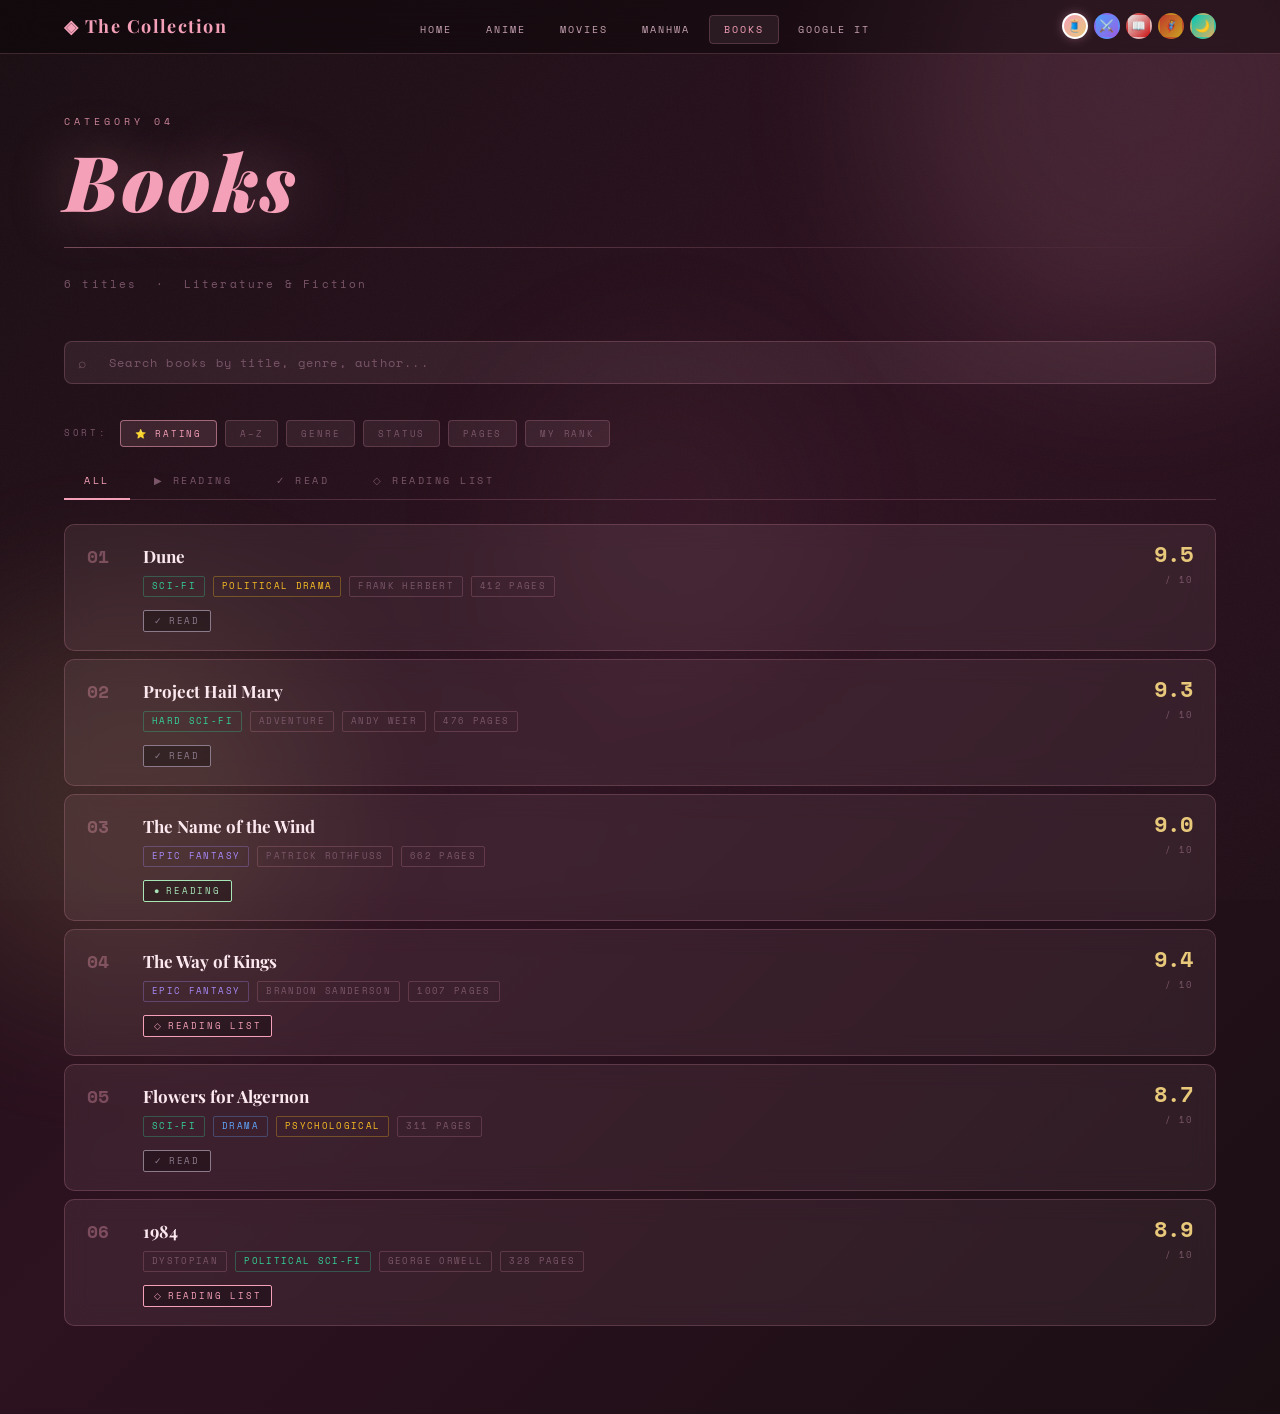
<file: Books.html>
<!DOCTYPE html>
<html lang="en" data-theme="dressup">
<head>
    <meta charset="UTF-8">
    <meta name="viewport" content="width=device-width, initial-scale=1.0">
    <title>Books — The Collection</title>
    <link rel="stylesheet" href="themes.css">
    <link rel="stylesheet" href="style.css">
</head>
<body>
<div class="bg-orb bg-orb-1"></div>
<div class="bg-orb bg-orb-2"></div>
<div class="bg-orb bg-orb-3"></div>
<div class="noise-layer"></div>

<nav class="navbar">
    <a href="index.html" class="nav-brand">◈ The Collection</a>
    <ul class="nav-links">
        <li><a href="index.html">Home</a></li>
        <li><a href="anime.html">Anime</a></li>
        <li><a href="movies.html">Movies</a></li>
        <li><a href="manhwa.html">Manhwa</a></li>
        <li><a href="books.html" class="active">Books</a></li>
        <li><a href="https://www.google.com/">Google it</a></li>
    </ul>
    <div class="theme-switcher">
        <button class="theme-btn active" data-theme="dressup" title="Dress Up Darling">🧵</button>
        <button class="theme-btn" data-theme="solo"    title="Solo Leveling">⚔️</button>
        <button class="theme-btn" data-theme="manga"   title="Manga">📖</button>
        <button class="theme-btn" data-theme="avenger" title="Avenger">🦸</button>
        <button class="theme-btn" data-theme="manhwa"  title="Manhwa">🌙</button>
    </div>
</nav>

<div class="page-wrap">
    <div class="page-hero">
        <p class="hero-eyebrow">Category 04</p>
        <h1 class="hero-title"><em>Books</em></h1>
        <div class="hero-divider"></div>
        <p style="font-family:var(--font-mono);font-size:11px;color:var(--text-muted);letter-spacing:0.2em;">
            <span id="itemCount">—</span> titles &nbsp;·&nbsp; Literature & Fiction
        </p>
    </div>

    <div class="search-wrap">
        <span class="search-icon">⌕</span>
        <input type="text" id="searchInput" class="search-input" placeholder="Search books by title, genre, author...">
    </div>

    <div class="sort-bar">
        <span style="font-family:var(--font-mono);font-size:9px;color:var(--text-muted);letter-spacing:0.3em;text-transform:uppercase;margin-right:4px;">Sort:</span>
        <button class="sort-btn active" data-sort="rating">⭐ Rating</button>
        <button class="sort-btn" data-sort="alpha">A–Z</button>
        <button class="sort-btn" data-sort="genre">Genre</button>
        <button class="sort-btn" data-sort="status">Status</button>
        <button class="sort-btn" data-sort="episodes">Pages</button>
        <button class="sort-btn" data-sort="rank">My Rank</button>
    </div>

    <div class="filter-tabs">
        <button class="filter-tab active" data-filter="all">All</button>
        <button class="filter-tab" data-filter="watching">▶ Reading</button>
        <button class="filter-tab" data-filter="completed">✓ Read</button>
        <button class="filter-tab" data-filter="wishlist">◇ Reading List</button>
    </div>

    <div id="cardList">

        <div class="glass-card full-card" data-rank="1" data-title="Dune" data-genre="Sci-Fi / Political Drama" data-rating="9.5" data-episodes="412 Pages" data-episode-count="412" data-status="completed" data-watch="" data-read="">
            <div class="full-card-rank">01</div>
            <div class="full-card-body">
                <div class="full-card-title">Dune</div>
                <div class="full-card-meta">
                    <span class="meta-chip genre-scifi">Sci-Fi</span>
                    <span class="meta-chip genre-thriller">Political Drama</span>
                    <span class="meta-chip">Frank Herbert</span>
                    <span class="meta-chip">412 Pages</span>
                </div>
                <span class="badge badge-completed">Read</span>
            </div>
            <div class="full-card-right">
                <div class="full-score">9.5</div>
                <div class="full-score-sub">/ 10</div>
            </div>
        </div>

        <div class="glass-card full-card" data-rank="2" data-title="Project Hail Mary" data-genre="Hard Sci-Fi / Adventure" data-rating="9.3" data-episodes="476 Pages" data-episode-count="476" data-status="completed" data-watch="" data-read="">
            <div class="full-card-rank">02</div>
            <div class="full-card-body">
                <div class="full-card-title">Project Hail Mary</div>
                <div class="full-card-meta">
                    <span class="meta-chip genre-scifi">Hard Sci-Fi</span>
                    <span class="meta-chip">Adventure</span>
                    <span class="meta-chip">Andy Weir</span>
                    <span class="meta-chip">476 Pages</span>
                </div>
                <span class="badge badge-completed">Read</span>
            </div>
            <div class="full-card-right">
                <div class="full-score">9.3</div>
                <div class="full-score-sub">/ 10</div>
            </div>
        </div>

        <div class="glass-card full-card" data-rank="3" data-title="The Name of the Wind" data-genre="Epic Fantasy" data-rating="9.0" data-episodes="662 Pages" data-episode-count="662" data-status="watching" data-watch="" data-read="">
            <div class="full-card-rank">03</div>
            <div class="full-card-body">
                <div class="full-card-title">The Name of the Wind</div>
                <div class="full-card-meta">
                    <span class="meta-chip genre-fantasy">Epic Fantasy</span>
                    <span class="meta-chip">Patrick Rothfuss</span>
                    <span class="meta-chip">662 Pages</span>
                </div>
                <span class="badge badge-watching">Reading</span>
            </div>
            <div class="full-card-right">
                <div class="full-score">9.0</div>
                <div class="full-score-sub">/ 10</div>
            </div>
        </div>

        <div class="glass-card full-card" data-rank="4" data-title="The Way of Kings" data-genre="Epic Fantasy" data-rating="9.4" data-episodes="1007 Pages" data-episode-count="1007" data-status="wishlist" data-watch="" data-read="">
            <div class="full-card-rank">04</div>
            <div class="full-card-body">
                <div class="full-card-title">The Way of Kings</div>
                <div class="full-card-meta">
                    <span class="meta-chip genre-fantasy">Epic Fantasy</span>
                    <span class="meta-chip">Brandon Sanderson</span>
                    <span class="meta-chip">1007 Pages</span>
                </div>
                <span class="badge badge-wishlist">Reading List</span>
            </div>
            <div class="full-card-right">
                <div class="full-score">9.4</div>
                <div class="full-score-sub">/ 10</div>
            </div>
        </div>

        <div class="glass-card full-card" data-rank="5" data-title="Flowers for Algernon" data-genre="Sci-Fi / Drama / Psychological" data-rating="8.7" data-episodes="311 Pages" data-episode-count="311" data-status="completed" data-watch="" data-read="">
            <div class="full-card-rank">05</div>
            <div class="full-card-body">
                <div class="full-card-title">Flowers for Algernon</div>
                <div class="full-card-meta">
                    <span class="meta-chip genre-scifi">Sci-Fi</span>
                    <span class="meta-chip genre-drama">Drama</span>
                    <span class="meta-chip genre-thriller">Psychological</span>
                    <span class="meta-chip">311 Pages</span>
                </div>
                <span class="badge badge-completed">Read</span>
            </div>
            <div class="full-card-right">
                <div class="full-score">8.7</div>
                <div class="full-score-sub">/ 10</div>
            </div>
        </div>

        <div class="glass-card full-card" data-rank="6" data-title="1984" data-genre="Dystopian / Political Sci-Fi" data-rating="8.9" data-episodes="328 Pages" data-episode-count="328" data-status="wishlist" data-watch="" data-read="">
            <div class="full-card-rank">06</div>
            <div class="full-card-body">
                <div class="full-card-title">1984</div>
                <div class="full-card-meta">
                    <span class="meta-chip">Dystopian</span>
                    <span class="meta-chip genre-scifi">Political Sci-Fi</span>
                    <span class="meta-chip">George Orwell</span>
                    <span class="meta-chip">328 Pages</span>
                </div>
                <span class="badge badge-wishlist">Reading List</span>
            </div>
            <div class="full-card-right">
                <div class="full-score">8.9</div>
                <div class="full-score-sub">/ 10</div>
            </div>
        </div>

        <!-- ADD MORE BOOKS HERE -->

    </div>
</div>

<div class="modal-backdrop" id="detailModal">
    <div class="modal-box">
        <button class="modal-close" id="modalCloseBtn">✕</button>
        <div class="modal-tag" id="modalTag">BOOK</div>
        <h2 class="modal-title" id="modalTitle">Title</h2>
        <div class="modal-stats">
            <div class="stat-cell"><span class="stat-label">Genre</span><span class="stat-val" id="modalGenre">—</span></div>
            <div class="stat-cell"><span class="stat-label">Rating</span><span class="stat-val big" id="modalRating">—</span></div>
            <div class="stat-cell"><span class="stat-label">Pages</span><span class="stat-val" id="modalEpisodes">—</span></div>
            <div class="stat-cell"><span class="stat-label">Status</span><span class="stat-val" id="modalStatus">—</span></div>
        </div>
        <div class="modal-actions" id="modalActions"></div>
    </div>
</div>

<script src="app.js"></script>
<script>
document.addEventListener('DOMContentLoaded', () => {
    document.getElementById('itemCount').textContent = document.querySelectorAll('.full-card').length;
});
</script>
</body>
</html>
</file>
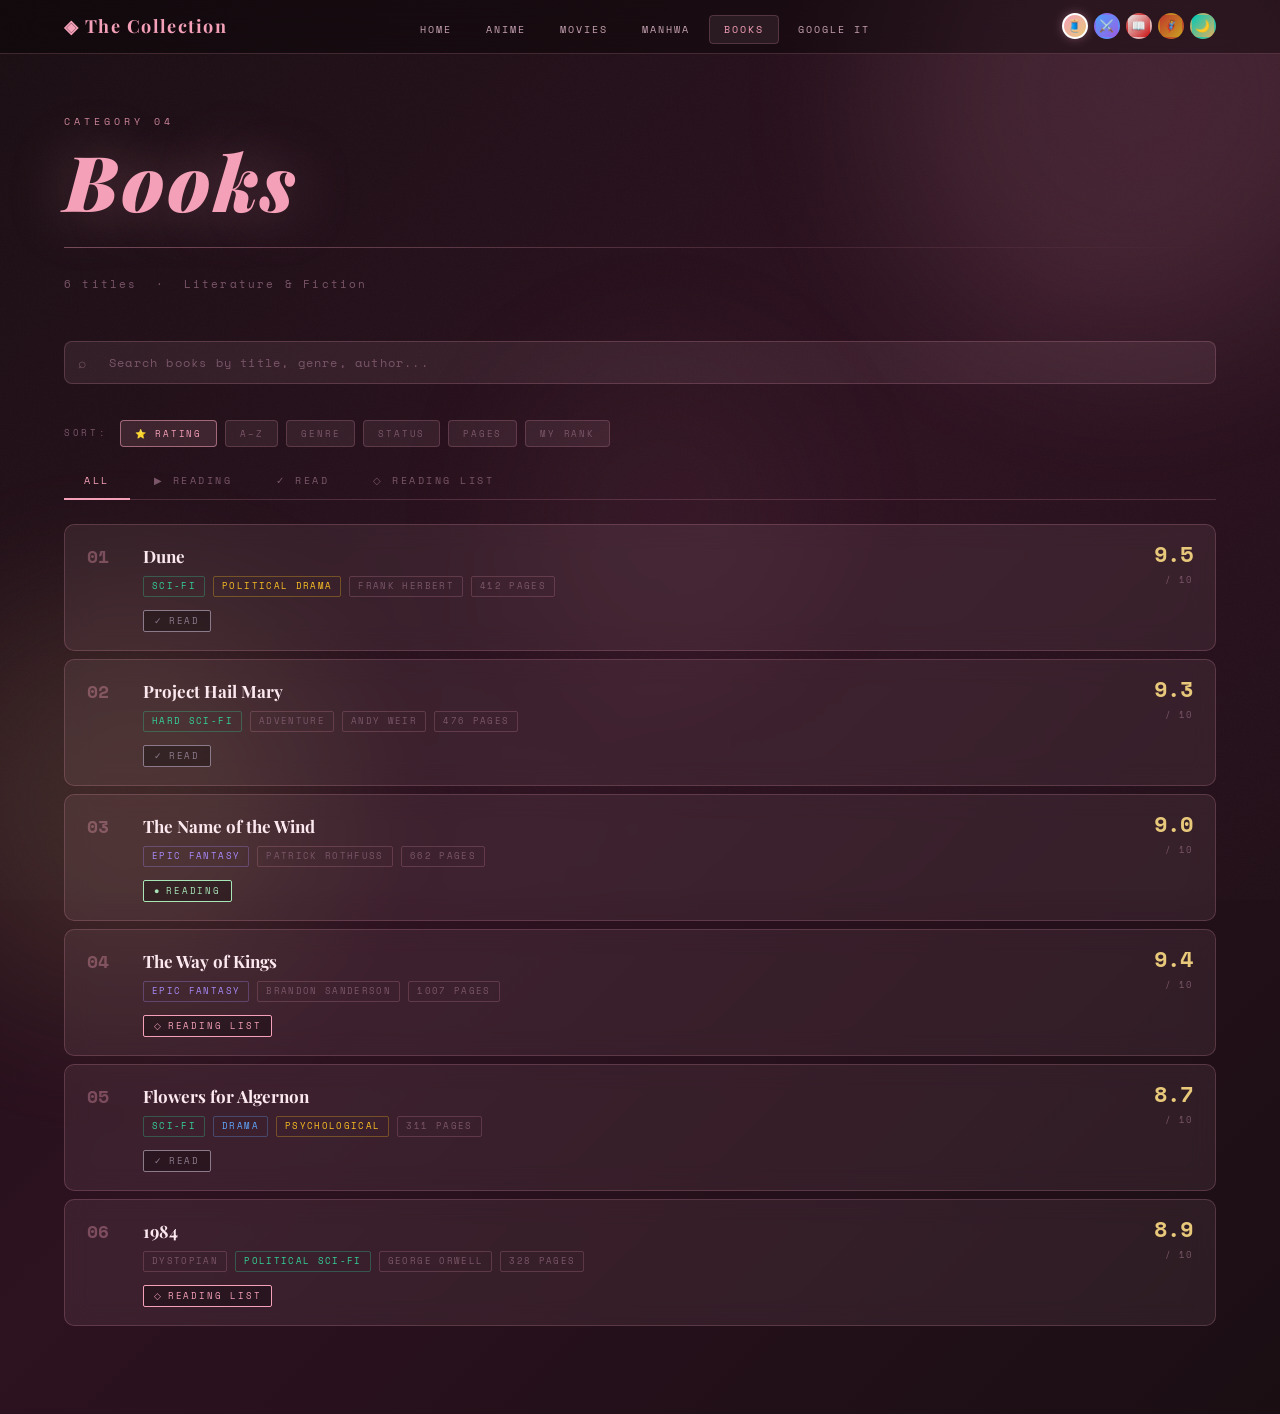
<file: books.html>
<!DOCTYPE html>
<html lang="en" data-theme="dressup">
<head>
    <meta charset="UTF-8">
    <meta name="viewport" content="width=device-width, initial-scale=1.0">
    <title>Books — The Collection</title>
    <link rel="stylesheet" href="themes.css">
    <link rel="stylesheet" href="style.css">
</head>
<body>
<div class="bg-orb bg-orb-1"></div>
<div class="bg-orb bg-orb-2"></div>
<div class="bg-orb bg-orb-3"></div>
<div class="noise-layer"></div>

<nav class="navbar">
    <a href="index.html" class="nav-brand">◈ The Collection</a>
    <ul class="nav-links">
        <li><a href="index.html">Home</a></li>
        <li><a href="anime.html">Anime</a></li>
        <li><a href="movies.html">Movies</a></li>
        <li><a href="manhwa.html">Manhwa</a></li>
        <li><a href="books.html" class="active">Books</a></li>
        <li><a href="https://www.google.com/">Google it</a></li>
    </ul>
    <div class="theme-switcher">
        <button class="theme-btn active" data-theme="dressup" title="Dress Up Darling">🧵</button>
        <button class="theme-btn" data-theme="solo"    title="Solo Leveling">⚔️</button>
        <button class="theme-btn" data-theme="manga"   title="Manga">📖</button>
        <button class="theme-btn" data-theme="avenger" title="Avenger">🦸</button>
        <button class="theme-btn" data-theme="manhwa"  title="Manhwa">🌙</button>
    </div>
</nav>

<div class="page-wrap">
    <div class="page-hero">
        <p class="hero-eyebrow">Category 04</p>
        <h1 class="hero-title"><em>Books</em></h1>
        <div class="hero-divider"></div>
        <p style="font-family:var(--font-mono);font-size:11px;color:var(--text-muted);letter-spacing:0.2em;">
            <span id="itemCount">—</span> titles &nbsp;·&nbsp; Literature & Fiction
        </p>
    </div>

    <div class="search-wrap">
        <span class="search-icon">⌕</span>
        <input type="text" id="searchInput" class="search-input" placeholder="Search books by title, genre, author...">
    </div>

    <div class="sort-bar">
        <span style="font-family:var(--font-mono);font-size:9px;color:var(--text-muted);letter-spacing:0.3em;text-transform:uppercase;margin-right:4px;">Sort:</span>
        <button class="sort-btn active" data-sort="rating">⭐ Rating</button>
        <button class="sort-btn" data-sort="alpha">A–Z</button>
        <button class="sort-btn" data-sort="genre">Genre</button>
        <button class="sort-btn" data-sort="status">Status</button>
        <button class="sort-btn" data-sort="episodes">Pages</button>
        <button class="sort-btn" data-sort="rank">My Rank</button>
    </div>

    <div class="filter-tabs">
        <button class="filter-tab active" data-filter="all">All</button>
        <button class="filter-tab" data-filter="watching">▶ Reading</button>
        <button class="filter-tab" data-filter="completed">✓ Read</button>
        <button class="filter-tab" data-filter="wishlist">◇ Reading List</button>
    </div>

    <div id="cardList">

        <div class="glass-card full-card" data-rank="1" data-title="Dune" data-genre="Sci-Fi / Political Drama" data-rating="9.5" data-episodes="412 Pages" data-episode-count="412" data-status="completed" data-watch="" data-read="">
            <div class="full-card-rank">01</div>
            <div class="full-card-body">
                <div class="full-card-title">Dune</div>
                <div class="full-card-meta">
                    <span class="meta-chip genre-scifi">Sci-Fi</span>
                    <span class="meta-chip genre-thriller">Political Drama</span>
                    <span class="meta-chip">Frank Herbert</span>
                    <span class="meta-chip">412 Pages</span>
                </div>
                <span class="badge badge-completed">Read</span>
            </div>
            <div class="full-card-right">
                <div class="full-score">9.5</div>
                <div class="full-score-sub">/ 10</div>
            </div>
        </div>

        <div class="glass-card full-card" data-rank="2" data-title="Project Hail Mary" data-genre="Hard Sci-Fi / Adventure" data-rating="9.3" data-episodes="476 Pages" data-episode-count="476" data-status="completed" data-watch="" data-read="">
            <div class="full-card-rank">02</div>
            <div class="full-card-body">
                <div class="full-card-title">Project Hail Mary</div>
                <div class="full-card-meta">
                    <span class="meta-chip genre-scifi">Hard Sci-Fi</span>
                    <span class="meta-chip">Adventure</span>
                    <span class="meta-chip">Andy Weir</span>
                    <span class="meta-chip">476 Pages</span>
                </div>
                <span class="badge badge-completed">Read</span>
            </div>
            <div class="full-card-right">
                <div class="full-score">9.3</div>
                <div class="full-score-sub">/ 10</div>
            </div>
        </div>

        <div class="glass-card full-card" data-rank="3" data-title="The Name of the Wind" data-genre="Epic Fantasy" data-rating="9.0" data-episodes="662 Pages" data-episode-count="662" data-status="watching" data-watch="" data-read="">
            <div class="full-card-rank">03</div>
            <div class="full-card-body">
                <div class="full-card-title">The Name of the Wind</div>
                <div class="full-card-meta">
                    <span class="meta-chip genre-fantasy">Epic Fantasy</span>
                    <span class="meta-chip">Patrick Rothfuss</span>
                    <span class="meta-chip">662 Pages</span>
                </div>
                <span class="badge badge-watching">Reading</span>
            </div>
            <div class="full-card-right">
                <div class="full-score">9.0</div>
                <div class="full-score-sub">/ 10</div>
            </div>
        </div>

        <div class="glass-card full-card" data-rank="4" data-title="The Way of Kings" data-genre="Epic Fantasy" data-rating="9.4" data-episodes="1007 Pages" data-episode-count="1007" data-status="wishlist" data-watch="" data-read="">
            <div class="full-card-rank">04</div>
            <div class="full-card-body">
                <div class="full-card-title">The Way of Kings</div>
                <div class="full-card-meta">
                    <span class="meta-chip genre-fantasy">Epic Fantasy</span>
                    <span class="meta-chip">Brandon Sanderson</span>
                    <span class="meta-chip">1007 Pages</span>
                </div>
                <span class="badge badge-wishlist">Reading List</span>
            </div>
            <div class="full-card-right">
                <div class="full-score">9.4</div>
                <div class="full-score-sub">/ 10</div>
            </div>
        </div>

        <div class="glass-card full-card" data-rank="5" data-title="Flowers for Algernon" data-genre="Sci-Fi / Drama / Psychological" data-rating="8.7" data-episodes="311 Pages" data-episode-count="311" data-status="completed" data-watch="" data-read="">
            <div class="full-card-rank">05</div>
            <div class="full-card-body">
                <div class="full-card-title">Flowers for Algernon</div>
                <div class="full-card-meta">
                    <span class="meta-chip genre-scifi">Sci-Fi</span>
                    <span class="meta-chip genre-drama">Drama</span>
                    <span class="meta-chip genre-thriller">Psychological</span>
                    <span class="meta-chip">311 Pages</span>
                </div>
                <span class="badge badge-completed">Read</span>
            </div>
            <div class="full-card-right">
                <div class="full-score">8.7</div>
                <div class="full-score-sub">/ 10</div>
            </div>
        </div>

        <div class="glass-card full-card" data-rank="6" data-title="1984" data-genre="Dystopian / Political Sci-Fi" data-rating="8.9" data-episodes="328 Pages" data-episode-count="328" data-status="wishlist" data-watch="" data-read="">
            <div class="full-card-rank">06</div>
            <div class="full-card-body">
                <div class="full-card-title">1984</div>
                <div class="full-card-meta">
                    <span class="meta-chip">Dystopian</span>
                    <span class="meta-chip genre-scifi">Political Sci-Fi</span>
                    <span class="meta-chip">George Orwell</span>
                    <span class="meta-chip">328 Pages</span>
                </div>
                <span class="badge badge-wishlist">Reading List</span>
            </div>
            <div class="full-card-right">
                <div class="full-score">8.9</div>
                <div class="full-score-sub">/ 10</div>
            </div>
        </div>

        <!-- ADD MORE BOOKS HERE -->

    </div>
</div>

<div class="modal-backdrop" id="detailModal">
    <div class="modal-box">
        <button class="modal-close" id="modalCloseBtn">✕</button>
        <div class="modal-tag" id="modalTag">BOOK</div>
        <h2 class="modal-title" id="modalTitle">Title</h2>
        <div class="modal-stats">
            <div class="stat-cell"><span class="stat-label">Genre</span><span class="stat-val" id="modalGenre">—</span></div>
            <div class="stat-cell"><span class="stat-label">Rating</span><span class="stat-val big" id="modalRating">—</span></div>
            <div class="stat-cell"><span class="stat-label">Pages</span><span class="stat-val" id="modalEpisodes">—</span></div>
            <div class="stat-cell"><span class="stat-label">Status</span><span class="stat-val" id="modalStatus">—</span></div>
        </div>
        <div class="modal-actions" id="modalActions"></div>
    </div>
</div>

<script src="app.js"></script>
<script>
document.addEventListener('DOMContentLoaded', () => {
    document.getElementById('itemCount').textContent = document.querySelectorAll('.full-card').length;
});
</script>
</body>
</html>
</file>
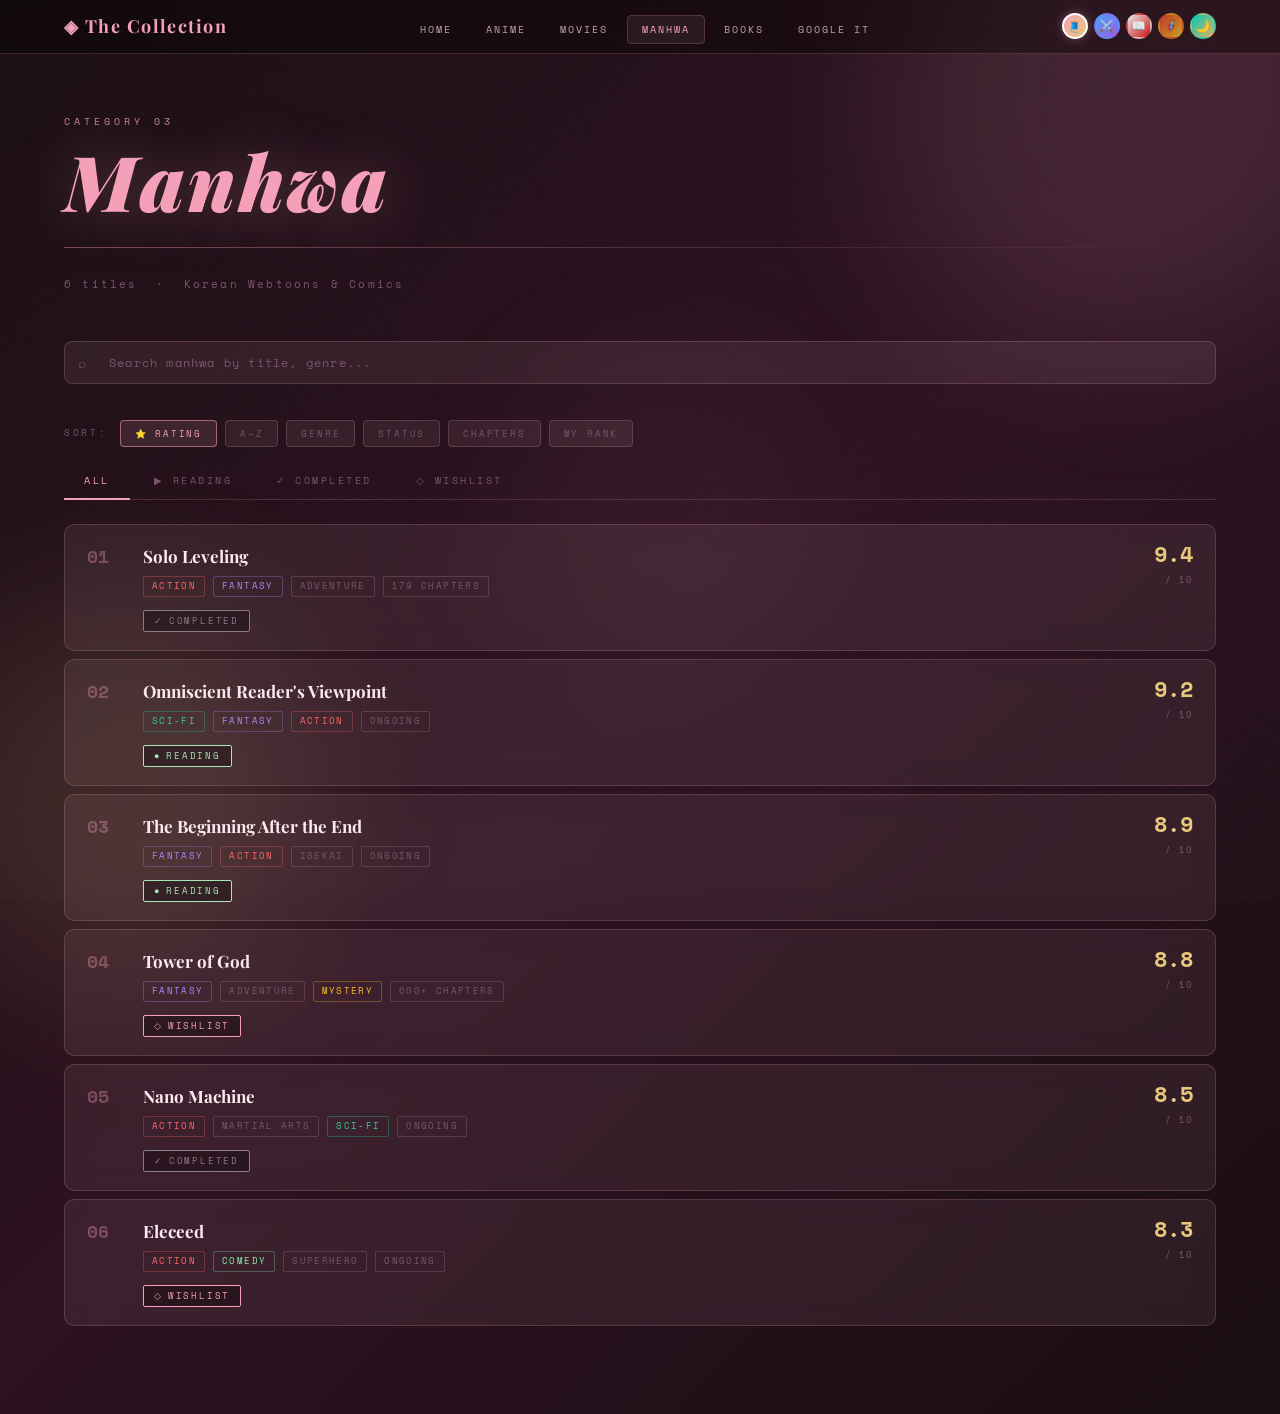
<file: Manhwa.html>
<!DOCTYPE html>
<html lang="en" data-theme="dressup">
<head>
    <meta charset="UTF-8">
    <meta name="viewport" content="width=device-width, initial-scale=1.0">
    <title>Manhwa — The Collection</title>
    <link rel="stylesheet" href="themes.css">
    <link rel="stylesheet" href="style.css">
</head>
<body>
<div class="bg-orb bg-orb-1"></div>
<div class="bg-orb bg-orb-2"></div>
<div class="bg-orb bg-orb-3"></div>
<div class="noise-layer"></div>

<nav class="navbar">
    <a href="index.html" class="nav-brand">◈ The Collection</a>
    <ul class="nav-links">
        <li><a href="index.html">Home</a></li>
        <li><a href="anime.html">Anime</a></li>
        <li><a href="movies.html">Movies</a></li>
        <li><a href="manhwa.html" class="active">Manhwa</a></li>
        <li><a href="books.html">Books</a></li>
        <li><a href="https://www.google.com/">Google it</a></li>
    </ul>
    <div class="theme-switcher">
        <button class="theme-btn active" data-theme="dressup" title="Dress Up Darling">🧵</button>
        <button class="theme-btn" data-theme="solo"    title="Solo Leveling">⚔️</button>
        <button class="theme-btn" data-theme="manga"   title="Manga">📖</button>
        <button class="theme-btn" data-theme="avenger" title="Avenger">🦸</button>
        <button class="theme-btn" data-theme="manhwa"  title="Manhwa">🌙</button>
    </div>
</nav>

<div class="page-wrap">
    <div class="page-hero">
        <p class="hero-eyebrow">Category 03</p>
        <h1 class="hero-title"><em>Manhwa</em></h1>
        <div class="hero-divider"></div>
        <p style="font-family:var(--font-mono);font-size:11px;color:var(--text-muted);letter-spacing:0.2em;">
            <span id="itemCount">—</span> titles &nbsp;·&nbsp; Korean Webtoons & Comics
        </p>
    </div>

    <div class="search-wrap">
        <span class="search-icon">⌕</span>
        <input type="text" id="searchInput" class="search-input" placeholder="Search manhwa by title, genre...">
    </div>

    <div class="sort-bar">
        <span style="font-family:var(--font-mono);font-size:9px;color:var(--text-muted);letter-spacing:0.3em;text-transform:uppercase;margin-right:4px;">Sort:</span>
        <button class="sort-btn active" data-sort="rating">⭐ Rating</button>
        <button class="sort-btn" data-sort="alpha">A–Z</button>
        <button class="sort-btn" data-sort="genre">Genre</button>
        <button class="sort-btn" data-sort="status">Status</button>
        <button class="sort-btn" data-sort="episodes">Chapters</button>
        <button class="sort-btn" data-sort="rank">My Rank</button>
    </div>

    <div class="filter-tabs">
        <button class="filter-tab active" data-filter="all">All</button>
        <button class="filter-tab" data-filter="watching">▶ Reading</button>
        <button class="filter-tab" data-filter="completed">✓ Completed</button>
        <button class="filter-tab" data-filter="wishlist">◇ Wishlist</button>
    </div>

    <div id="cardList">

        <div class="glass-card full-card" data-rank="1" data-title="Solo Leveling" data-genre="Action / Fantasy / Adventure" data-rating="9.4" data-episodes="179 Chapters" data-episode-count="179" data-status="completed" data-watch="" data-read="">
            <div class="full-card-rank">01</div>
            <div class="full-card-body">
                <div class="full-card-title">Solo Leveling</div>
                <div class="full-card-meta">
                    <span class="meta-chip genre-action">Action</span>
                    <span class="meta-chip genre-fantasy">Fantasy</span>
                    <span class="meta-chip">Adventure</span>
                    <span class="meta-chip">179 Chapters</span>
                </div>
                <span class="badge badge-completed">Completed</span>
            </div>
            <div class="full-card-right">
                <div class="full-score">9.4</div>
                <div class="full-score-sub">/ 10</div>
            </div>
        </div>

        <div class="glass-card full-card" data-rank="2" data-title="Omniscient Reader's Viewpoint" data-genre="Sci-Fi / Fantasy / Action" data-rating="9.2" data-episodes="Ongoing" data-episode-count="200" data-status="watching" data-watch="" data-read="">
            <div class="full-card-rank">02</div>
            <div class="full-card-body">
                <div class="full-card-title">Omniscient Reader's Viewpoint</div>
                <div class="full-card-meta">
                    <span class="meta-chip genre-scifi">Sci-Fi</span>
                    <span class="meta-chip genre-fantasy">Fantasy</span>
                    <span class="meta-chip genre-action">Action</span>
                    <span class="meta-chip">Ongoing</span>
                </div>
                <span class="badge badge-watching">Reading</span>
            </div>
            <div class="full-card-right">
                <div class="full-score">9.2</div>
                <div class="full-score-sub">/ 10</div>
            </div>
        </div>

        <div class="glass-card full-card" data-rank="3" data-title="The Beginning After the End" data-genre="Fantasy / Action / Isekai" data-rating="8.9" data-episodes="Ongoing" data-episode-count="180" data-status="watching" data-watch="" data-read="">
            <div class="full-card-rank">03</div>
            <div class="full-card-body">
                <div class="full-card-title">The Beginning After the End</div>
                <div class="full-card-meta">
                    <span class="meta-chip genre-fantasy">Fantasy</span>
                    <span class="meta-chip genre-action">Action</span>
                    <span class="meta-chip">Isekai</span>
                    <span class="meta-chip">Ongoing</span>
                </div>
                <span class="badge badge-watching">Reading</span>
            </div>
            <div class="full-card-right">
                <div class="full-score">8.9</div>
                <div class="full-score-sub">/ 10</div>
            </div>
        </div>

        <div class="glass-card full-card" data-rank="4" data-title="Tower of God" data-genre="Fantasy / Adventure / Mystery" data-rating="8.8" data-episodes="600+ Chapters" data-episode-count="600" data-status="wishlist" data-watch="" data-read="">
            <div class="full-card-rank">04</div>
            <div class="full-card-body">
                <div class="full-card-title">Tower of God</div>
                <div class="full-card-meta">
                    <span class="meta-chip genre-fantasy">Fantasy</span>
                    <span class="meta-chip">Adventure</span>
                    <span class="meta-chip genre-thriller">Mystery</span>
                    <span class="meta-chip">600+ Chapters</span>
                </div>
                <span class="badge badge-wishlist">Wishlist</span>
            </div>
            <div class="full-card-right">
                <div class="full-score">8.8</div>
                <div class="full-score-sub">/ 10</div>
            </div>
        </div>

        <div class="glass-card full-card" data-rank="5" data-title="Nano Machine" data-genre="Action / Martial Arts / Sci-Fi" data-rating="8.5" data-episodes="Ongoing" data-episode-count="170" data-status="completed" data-watch="" data-read="">
            <div class="full-card-rank">05</div>
            <div class="full-card-body">
                <div class="full-card-title">Nano Machine</div>
                <div class="full-card-meta">
                    <span class="meta-chip genre-action">Action</span>
                    <span class="meta-chip">Martial Arts</span>
                    <span class="meta-chip genre-scifi">Sci-Fi</span>
                    <span class="meta-chip">Ongoing</span>
                </div>
                <span class="badge badge-completed">Completed</span>
            </div>
            <div class="full-card-right">
                <div class="full-score">8.5</div>
                <div class="full-score-sub">/ 10</div>
            </div>
        </div>

        <div class="glass-card full-card" data-rank="6" data-title="Eleceed" data-genre="Action / Comedy / Superhero" data-rating="8.3" data-episodes="Ongoing" data-episode-count="260" data-status="wishlist" data-watch="" data-read="">
            <div class="full-card-rank">06</div>
            <div class="full-card-body">
                <div class="full-card-title">Eleceed</div>
                <div class="full-card-meta">
                    <span class="meta-chip genre-action">Action</span>
                    <span class="meta-chip genre-comedy">Comedy</span>
                    <span class="meta-chip">Superhero</span>
                    <span class="meta-chip">Ongoing</span>
                </div>
                <span class="badge badge-wishlist">Wishlist</span>
            </div>
            <div class="full-card-right">
                <div class="full-score">8.3</div>
                <div class="full-score-sub">/ 10</div>
            </div>
        </div>

        <!-- ADD MORE MANHWA HERE -->

    </div>
</div>

<div class="modal-backdrop" id="detailModal">
    <div class="modal-box">
        <button class="modal-close" id="modalCloseBtn">✕</button>
        <div class="modal-tag" id="modalTag">MANHWA</div>
        <h2 class="modal-title" id="modalTitle">Title</h2>
        <div class="modal-stats">
            <div class="stat-cell"><span class="stat-label">Genre</span><span class="stat-val" id="modalGenre">—</span></div>
            <div class="stat-cell"><span class="stat-label">Rating</span><span class="stat-val big" id="modalRating">—</span></div>
            <div class="stat-cell"><span class="stat-label">Chapters</span><span class="stat-val" id="modalEpisodes">—</span></div>
            <div class="stat-cell"><span class="stat-label">Status</span><span class="stat-val" id="modalStatus">—</span></div>
        </div>
        <div class="modal-actions" id="modalActions"></div>
    </div>
</div>

<script src="app.js"></script>
<script>
document.addEventListener('DOMContentLoaded', () => {
    document.getElementById('itemCount').textContent = document.querySelectorAll('.full-card').length;
});
</script>
</body>
</html>
</file>
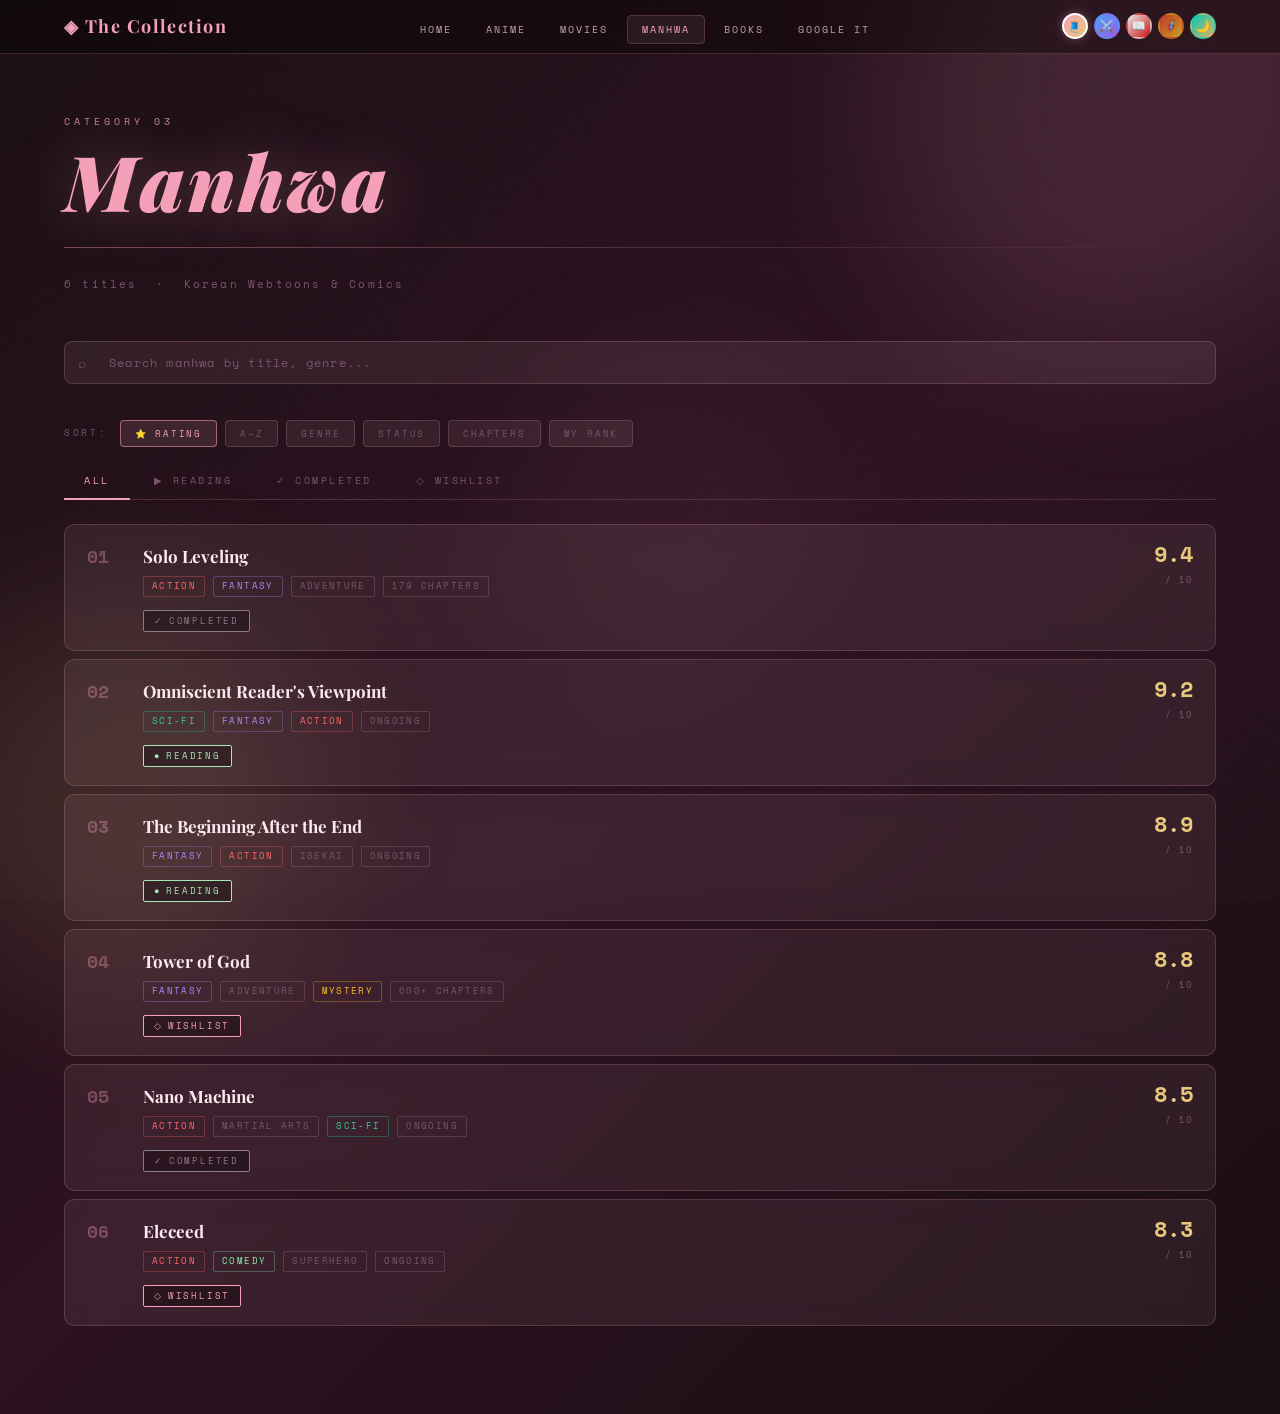
<file: manhwa.html>
<!DOCTYPE html>
<html lang="en" data-theme="dressup">
<head>
    <meta charset="UTF-8">
    <meta name="viewport" content="width=device-width, initial-scale=1.0">
    <title>Manhwa — The Collection</title>
    <link rel="stylesheet" href="themes.css">
    <link rel="stylesheet" href="style.css">
</head>
<body>
<div class="bg-orb bg-orb-1"></div>
<div class="bg-orb bg-orb-2"></div>
<div class="bg-orb bg-orb-3"></div>
<div class="noise-layer"></div>

<nav class="navbar">
    <a href="index.html" class="nav-brand">◈ The Collection</a>
    <ul class="nav-links">
        <li><a href="index.html">Home</a></li>
        <li><a href="anime.html">Anime</a></li>
        <li><a href="movies.html">Movies</a></li>
        <li><a href="manhwa.html" class="active">Manhwa</a></li>
        <li><a href="books.html">Books</a></li>
        <li><a href="https://www.google.com/">Google it</a></li>
    </ul>
    <div class="theme-switcher">
        <button class="theme-btn active" data-theme="dressup" title="Dress Up Darling">🧵</button>
        <button class="theme-btn" data-theme="solo"    title="Solo Leveling">⚔️</button>
        <button class="theme-btn" data-theme="manga"   title="Manga">📖</button>
        <button class="theme-btn" data-theme="avenger" title="Avenger">🦸</button>
        <button class="theme-btn" data-theme="manhwa"  title="Manhwa">🌙</button>
    </div>
</nav>

<div class="page-wrap">
    <div class="page-hero">
        <p class="hero-eyebrow">Category 03</p>
        <h1 class="hero-title"><em>Manhwa</em></h1>
        <div class="hero-divider"></div>
        <p style="font-family:var(--font-mono);font-size:11px;color:var(--text-muted);letter-spacing:0.2em;">
            <span id="itemCount">—</span> titles &nbsp;·&nbsp; Korean Webtoons & Comics
        </p>
    </div>

    <div class="search-wrap">
        <span class="search-icon">⌕</span>
        <input type="text" id="searchInput" class="search-input" placeholder="Search manhwa by title, genre...">
    </div>

    <div class="sort-bar">
        <span style="font-family:var(--font-mono);font-size:9px;color:var(--text-muted);letter-spacing:0.3em;text-transform:uppercase;margin-right:4px;">Sort:</span>
        <button class="sort-btn active" data-sort="rating">⭐ Rating</button>
        <button class="sort-btn" data-sort="alpha">A–Z</button>
        <button class="sort-btn" data-sort="genre">Genre</button>
        <button class="sort-btn" data-sort="status">Status</button>
        <button class="sort-btn" data-sort="episodes">Chapters</button>
        <button class="sort-btn" data-sort="rank">My Rank</button>
    </div>

    <div class="filter-tabs">
        <button class="filter-tab active" data-filter="all">All</button>
        <button class="filter-tab" data-filter="watching">▶ Reading</button>
        <button class="filter-tab" data-filter="completed">✓ Completed</button>
        <button class="filter-tab" data-filter="wishlist">◇ Wishlist</button>
    </div>

    <div id="cardList">

        <div class="glass-card full-card" data-rank="1" data-title="Solo Leveling" data-genre="Action / Fantasy / Adventure" data-rating="9.4" data-episodes="179 Chapters" data-episode-count="179" data-status="completed" data-watch="" data-read="">
            <div class="full-card-rank">01</div>
            <div class="full-card-body">
                <div class="full-card-title">Solo Leveling</div>
                <div class="full-card-meta">
                    <span class="meta-chip genre-action">Action</span>
                    <span class="meta-chip genre-fantasy">Fantasy</span>
                    <span class="meta-chip">Adventure</span>
                    <span class="meta-chip">179 Chapters</span>
                </div>
                <span class="badge badge-completed">Completed</span>
            </div>
            <div class="full-card-right">
                <div class="full-score">9.4</div>
                <div class="full-score-sub">/ 10</div>
            </div>
        </div>

        <div class="glass-card full-card" data-rank="2" data-title="Omniscient Reader's Viewpoint" data-genre="Sci-Fi / Fantasy / Action" data-rating="9.2" data-episodes="Ongoing" data-episode-count="200" data-status="watching" data-watch="" data-read="">
            <div class="full-card-rank">02</div>
            <div class="full-card-body">
                <div class="full-card-title">Omniscient Reader's Viewpoint</div>
                <div class="full-card-meta">
                    <span class="meta-chip genre-scifi">Sci-Fi</span>
                    <span class="meta-chip genre-fantasy">Fantasy</span>
                    <span class="meta-chip genre-action">Action</span>
                    <span class="meta-chip">Ongoing</span>
                </div>
                <span class="badge badge-watching">Reading</span>
            </div>
            <div class="full-card-right">
                <div class="full-score">9.2</div>
                <div class="full-score-sub">/ 10</div>
            </div>
        </div>

        <div class="glass-card full-card" data-rank="3" data-title="The Beginning After the End" data-genre="Fantasy / Action / Isekai" data-rating="8.9" data-episodes="Ongoing" data-episode-count="180" data-status="watching" data-watch="" data-read="">
            <div class="full-card-rank">03</div>
            <div class="full-card-body">
                <div class="full-card-title">The Beginning After the End</div>
                <div class="full-card-meta">
                    <span class="meta-chip genre-fantasy">Fantasy</span>
                    <span class="meta-chip genre-action">Action</span>
                    <span class="meta-chip">Isekai</span>
                    <span class="meta-chip">Ongoing</span>
                </div>
                <span class="badge badge-watching">Reading</span>
            </div>
            <div class="full-card-right">
                <div class="full-score">8.9</div>
                <div class="full-score-sub">/ 10</div>
            </div>
        </div>

        <div class="glass-card full-card" data-rank="4" data-title="Tower of God" data-genre="Fantasy / Adventure / Mystery" data-rating="8.8" data-episodes="600+ Chapters" data-episode-count="600" data-status="wishlist" data-watch="" data-read="">
            <div class="full-card-rank">04</div>
            <div class="full-card-body">
                <div class="full-card-title">Tower of God</div>
                <div class="full-card-meta">
                    <span class="meta-chip genre-fantasy">Fantasy</span>
                    <span class="meta-chip">Adventure</span>
                    <span class="meta-chip genre-thriller">Mystery</span>
                    <span class="meta-chip">600+ Chapters</span>
                </div>
                <span class="badge badge-wishlist">Wishlist</span>
            </div>
            <div class="full-card-right">
                <div class="full-score">8.8</div>
                <div class="full-score-sub">/ 10</div>
            </div>
        </div>

        <div class="glass-card full-card" data-rank="5" data-title="Nano Machine" data-genre="Action / Martial Arts / Sci-Fi" data-rating="8.5" data-episodes="Ongoing" data-episode-count="170" data-status="completed" data-watch="" data-read="">
            <div class="full-card-rank">05</div>
            <div class="full-card-body">
                <div class="full-card-title">Nano Machine</div>
                <div class="full-card-meta">
                    <span class="meta-chip genre-action">Action</span>
                    <span class="meta-chip">Martial Arts</span>
                    <span class="meta-chip genre-scifi">Sci-Fi</span>
                    <span class="meta-chip">Ongoing</span>
                </div>
                <span class="badge badge-completed">Completed</span>
            </div>
            <div class="full-card-right">
                <div class="full-score">8.5</div>
                <div class="full-score-sub">/ 10</div>
            </div>
        </div>

        <div class="glass-card full-card" data-rank="6" data-title="Eleceed" data-genre="Action / Comedy / Superhero" data-rating="8.3" data-episodes="Ongoing" data-episode-count="260" data-status="wishlist" data-watch="" data-read="">
            <div class="full-card-rank">06</div>
            <div class="full-card-body">
                <div class="full-card-title">Eleceed</div>
                <div class="full-card-meta">
                    <span class="meta-chip genre-action">Action</span>
                    <span class="meta-chip genre-comedy">Comedy</span>
                    <span class="meta-chip">Superhero</span>
                    <span class="meta-chip">Ongoing</span>
                </div>
                <span class="badge badge-wishlist">Wishlist</span>
            </div>
            <div class="full-card-right">
                <div class="full-score">8.3</div>
                <div class="full-score-sub">/ 10</div>
            </div>
        </div>

        <!-- ADD MORE MANHWA HERE -->

    </div>
</div>

<div class="modal-backdrop" id="detailModal">
    <div class="modal-box">
        <button class="modal-close" id="modalCloseBtn">✕</button>
        <div class="modal-tag" id="modalTag">MANHWA</div>
        <h2 class="modal-title" id="modalTitle">Title</h2>
        <div class="modal-stats">
            <div class="stat-cell"><span class="stat-label">Genre</span><span class="stat-val" id="modalGenre">—</span></div>
            <div class="stat-cell"><span class="stat-label">Rating</span><span class="stat-val big" id="modalRating">—</span></div>
            <div class="stat-cell"><span class="stat-label">Chapters</span><span class="stat-val" id="modalEpisodes">—</span></div>
            <div class="stat-cell"><span class="stat-label">Status</span><span class="stat-val" id="modalStatus">—</span></div>
        </div>
        <div class="modal-actions" id="modalActions"></div>
    </div>
</div>

<script src="app.js"></script>
<script>
document.addEventListener('DOMContentLoaded', () => {
    document.getElementById('itemCount').textContent = document.querySelectorAll('.full-card').length;
});
</script>
</body>
</html>
</file>
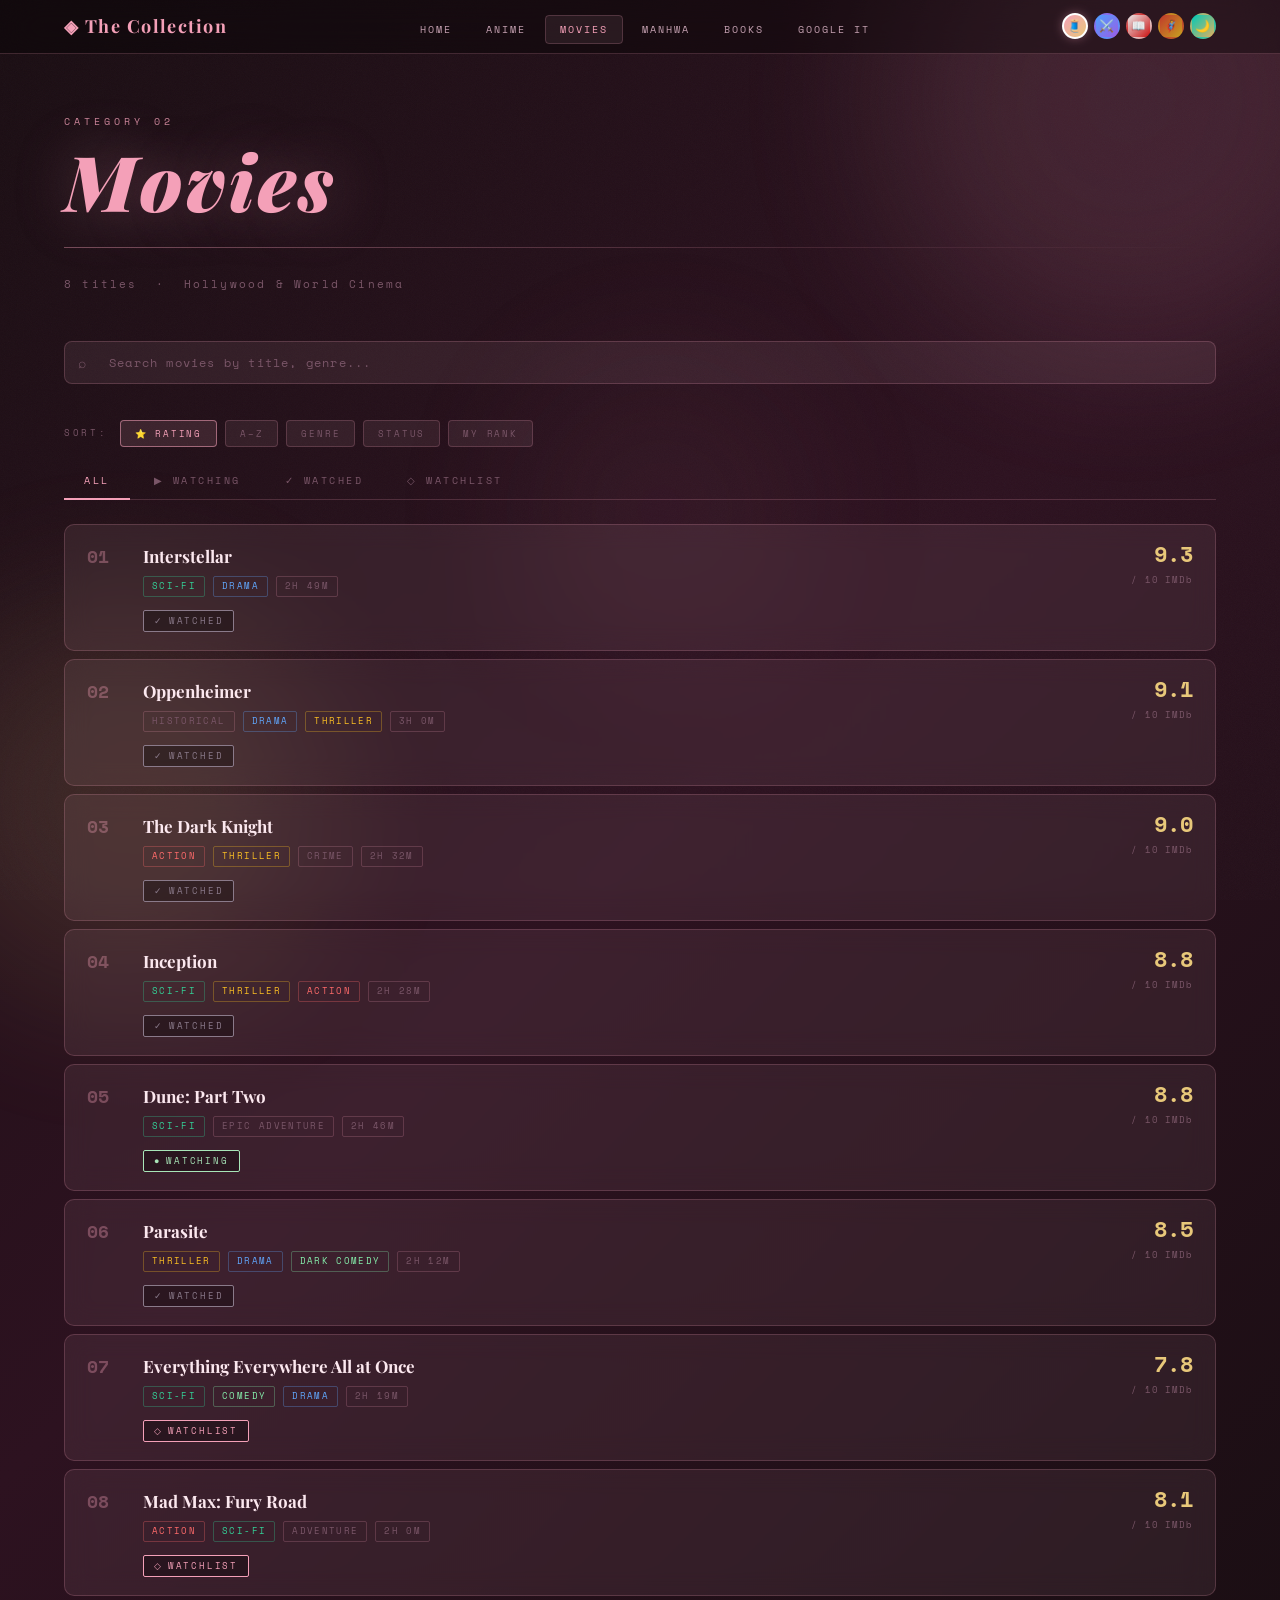
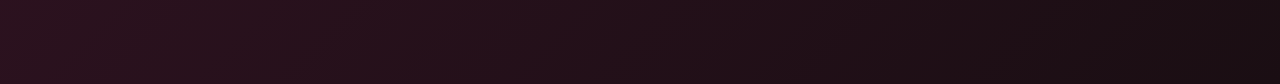
<file: Movies.html>
<!DOCTYPE html>
<html lang="en" data-theme="dressup">
<head>
    <meta charset="UTF-8">
    <meta name="viewport" content="width=device-width, initial-scale=1.0">
    <title>Movies — The Collection</title>
    <link rel="stylesheet" href="themes.css">
    <link rel="stylesheet" href="style.css">
</head>
<body>
<div class="bg-orb bg-orb-1"></div>
<div class="bg-orb bg-orb-2"></div>
<div class="bg-orb bg-orb-3"></div>
<div class="noise-layer"></div>

<nav class="navbar">
    <a href="index.html" class="nav-brand">◈ The Collection</a>
    <ul class="nav-links">
        <li><a href="index.html">Home</a></li>
        <li><a href="anime.html">Anime</a></li>
        <li><a href="movies.html" class="active">Movies</a></li>
        <li><a href="manhwa.html">Manhwa</a></li>
        <li><a href="books.html">Books</a></li>
        <li><a href="https://www.google.com/">Google it</a></li>
    </ul>
    <div class="theme-switcher">
        <button class="theme-btn active" data-theme="dressup" title="Dress Up Darling">🧵</button>
        <button class="theme-btn" data-theme="solo"    title="Solo Leveling">⚔️</button>
        <button class="theme-btn" data-theme="manga"   title="Manga">📖</button>
        <button class="theme-btn" data-theme="avenger" title="Avenger">🦸</button>
        <button class="theme-btn" data-theme="manhwa"  title="Manhwa">🌙</button>
    </div>
</nav>

<div class="page-wrap">
    <div class="page-hero">
        <p class="hero-eyebrow">Category 02</p>
        <h1 class="hero-title"><em>Movies</em></h1>
        <div class="hero-divider"></div>
        <p style="font-family:var(--font-mono);font-size:11px;color:var(--text-muted);letter-spacing:0.2em;">
            <span id="itemCount">—</span> titles &nbsp;·&nbsp; Hollywood & World Cinema
        </p>
    </div>

    <div class="search-wrap">
        <span class="search-icon">⌕</span>
        <input type="text" id="searchInput" class="search-input" placeholder="Search movies by title, genre...">
    </div>

    <div class="sort-bar">
        <span style="font-family:var(--font-mono);font-size:9px;color:var(--text-muted);letter-spacing:0.3em;text-transform:uppercase;margin-right:4px;">Sort:</span>
        <button class="sort-btn active" data-sort="rating">⭐ Rating</button>
        <button class="sort-btn" data-sort="alpha">A–Z</button>
        <button class="sort-btn" data-sort="genre">Genre</button>
        <button class="sort-btn" data-sort="status">Status</button>
        <button class="sort-btn" data-sort="rank">My Rank</button>
    </div>

    <div class="filter-tabs">
        <button class="filter-tab active" data-filter="all">All</button>
        <button class="filter-tab" data-filter="watching">▶ Watching</button>
        <button class="filter-tab" data-filter="completed">✓ Watched</button>
        <button class="filter-tab" data-filter="wishlist">◇ Watchlist</button>
    </div>

    <div id="cardList">

        <div class="glass-card full-card" data-rank="1" data-title="Interstellar" data-genre="Sci-Fi / Drama" data-rating="9.3" data-episodes="2h 49m" data-episode-count="0" data-status="completed" data-watch="" data-read="">
            <div class="full-card-rank">01</div>
            <div class="full-card-body">
                <div class="full-card-title">Interstellar</div>
                <div class="full-card-meta">
                    <span class="meta-chip genre-scifi">Sci-Fi</span>
                    <span class="meta-chip genre-drama">Drama</span>
                    <span class="meta-chip">2h 49m</span>
                </div>
                <span class="badge badge-completed">Watched</span>
            </div>
            <div class="full-card-right">
                <div class="full-score">9.3</div>
                <div class="full-score-sub">/ 10 IMDb</div>
            </div>
        </div>

        <div class="glass-card full-card" data-rank="2" data-title="Oppenheimer" data-genre="Historical Drama / Thriller" data-rating="9.1" data-episodes="3h 0m" data-episode-count="0" data-status="completed" data-watch="" data-read="">
            <div class="full-card-rank">02</div>
            <div class="full-card-body">
                <div class="full-card-title">Oppenheimer</div>
                <div class="full-card-meta">
                    <span class="meta-chip">Historical</span>
                    <span class="meta-chip genre-drama">Drama</span>
                    <span class="meta-chip genre-thriller">Thriller</span>
                    <span class="meta-chip">3h 0m</span>
                </div>
                <span class="badge badge-completed">Watched</span>
            </div>
            <div class="full-card-right">
                <div class="full-score">9.1</div>
                <div class="full-score-sub">/ 10 IMDb</div>
            </div>
        </div>

        <div class="glass-card full-card" data-rank="3" data-title="The Dark Knight" data-genre="Action / Thriller / Crime" data-rating="9.0" data-episodes="2h 32m" data-episode-count="0" data-status="completed" data-watch="" data-read="">
            <div class="full-card-rank">03</div>
            <div class="full-card-body">
                <div class="full-card-title">The Dark Knight</div>
                <div class="full-card-meta">
                    <span class="meta-chip genre-action">Action</span>
                    <span class="meta-chip genre-thriller">Thriller</span>
                    <span class="meta-chip">Crime</span>
                    <span class="meta-chip">2h 32m</span>
                </div>
                <span class="badge badge-completed">Watched</span>
            </div>
            <div class="full-card-right">
                <div class="full-score">9.0</div>
                <div class="full-score-sub">/ 10 IMDb</div>
            </div>
        </div>

        <div class="glass-card full-card" data-rank="4" data-title="Inception" data-genre="Sci-Fi / Thriller / Action" data-rating="8.8" data-episodes="2h 28m" data-episode-count="0" data-status="completed" data-watch="" data-read="">
            <div class="full-card-rank">04</div>
            <div class="full-card-body">
                <div class="full-card-title">Inception</div>
                <div class="full-card-meta">
                    <span class="meta-chip genre-scifi">Sci-Fi</span>
                    <span class="meta-chip genre-thriller">Thriller</span>
                    <span class="meta-chip genre-action">Action</span>
                    <span class="meta-chip">2h 28m</span>
                </div>
                <span class="badge badge-completed">Watched</span>
            </div>
            <div class="full-card-right">
                <div class="full-score">8.8</div>
                <div class="full-score-sub">/ 10 IMDb</div>
            </div>
        </div>

        <div class="glass-card full-card" data-rank="5" data-title="Dune: Part Two" data-genre="Sci-Fi / Epic Adventure" data-rating="8.8" data-episodes="2h 46m" data-episode-count="0" data-status="watching" data-watch="" data-read="">
            <div class="full-card-rank">05</div>
            <div class="full-card-body">
                <div class="full-card-title">Dune: Part Two</div>
                <div class="full-card-meta">
                    <span class="meta-chip genre-scifi">Sci-Fi</span>
                    <span class="meta-chip">Epic Adventure</span>
                    <span class="meta-chip">2h 46m</span>
                </div>
                <span class="badge badge-watching">Watching</span>
            </div>
            <div class="full-card-right">
                <div class="full-score">8.8</div>
                <div class="full-score-sub">/ 10 IMDb</div>
            </div>
        </div>

        <div class="glass-card full-card" data-rank="6" data-title="Parasite" data-genre="Thriller / Drama / Dark Comedy" data-rating="8.5" data-episodes="2h 12m" data-episode-count="0" data-status="completed" data-watch="" data-read="">
            <div class="full-card-rank">06</div>
            <div class="full-card-body">
                <div class="full-card-title">Parasite</div>
                <div class="full-card-meta">
                    <span class="meta-chip genre-thriller">Thriller</span>
                    <span class="meta-chip genre-drama">Drama</span>
                    <span class="meta-chip genre-comedy">Dark Comedy</span>
                    <span class="meta-chip">2h 12m</span>
                </div>
                <span class="badge badge-completed">Watched</span>
            </div>
            <div class="full-card-right">
                <div class="full-score">8.5</div>
                <div class="full-score-sub">/ 10 IMDb</div>
            </div>
        </div>

        <div class="glass-card full-card" data-rank="7" data-title="Everything Everywhere All at Once" data-genre="Sci-Fi / Comedy / Drama" data-rating="7.8" data-episodes="2h 19m" data-episode-count="0" data-status="wishlist" data-watch="" data-read="">
            <div class="full-card-rank">07</div>
            <div class="full-card-body">
                <div class="full-card-title">Everything Everywhere All at Once</div>
                <div class="full-card-meta">
                    <span class="meta-chip genre-scifi">Sci-Fi</span>
                    <span class="meta-chip genre-comedy">Comedy</span>
                    <span class="meta-chip genre-drama">Drama</span>
                    <span class="meta-chip">2h 19m</span>
                </div>
                <span class="badge badge-wishlist">Watchlist</span>
            </div>
            <div class="full-card-right">
                <div class="full-score">7.8</div>
                <div class="full-score-sub">/ 10 IMDb</div>
            </div>
        </div>

        <div class="glass-card full-card" data-rank="8" data-title="Mad Max: Fury Road" data-genre="Action / Sci-Fi / Adventure" data-rating="8.1" data-episodes="2h 0m" data-episode-count="0" data-status="wishlist" data-watch="" data-read="">
            <div class="full-card-rank">08</div>
            <div class="full-card-body">
                <div class="full-card-title">Mad Max: Fury Road</div>
                <div class="full-card-meta">
                    <span class="meta-chip genre-action">Action</span>
                    <span class="meta-chip genre-scifi">Sci-Fi</span>
                    <span class="meta-chip">Adventure</span>
                    <span class="meta-chip">2h 0m</span>
                </div>
                <span class="badge badge-wishlist">Watchlist</span>
            </div>
            <div class="full-card-right">
                <div class="full-score">8.1</div>
                <div class="full-score-sub">/ 10 IMDb</div>
            </div>
        </div>

        <!-- ADD MORE MOVIES HERE -->

    </div>
</div>

<div class="modal-backdrop" id="detailModal">
    <div class="modal-box">
        <button class="modal-close" id="modalCloseBtn">✕</button>
        <div class="modal-tag" id="modalTag">MOVIE</div>
        <h2 class="modal-title" id="modalTitle">Title</h2>
        <div class="modal-stats">
            <div class="stat-cell"><span class="stat-label">Genre</span><span class="stat-val" id="modalGenre">—</span></div>
            <div class="stat-cell"><span class="stat-label">Rating</span><span class="stat-val big" id="modalRating">—</span></div>
            <div class="stat-cell"><span class="stat-label">Runtime</span><span class="stat-val" id="modalEpisodes">—</span></div>
            <div class="stat-cell"><span class="stat-label">Status</span><span class="stat-val" id="modalStatus">—</span></div>
        </div>
        <div class="modal-actions" id="modalActions"></div>
    </div>
</div>

<script src="app.js"></script>
<script>
document.addEventListener('DOMContentLoaded', () => {
    document.getElementById('itemCount').textContent = document.querySelectorAll('.full-card').length;
});
</script>
</body>
</html>
</file>
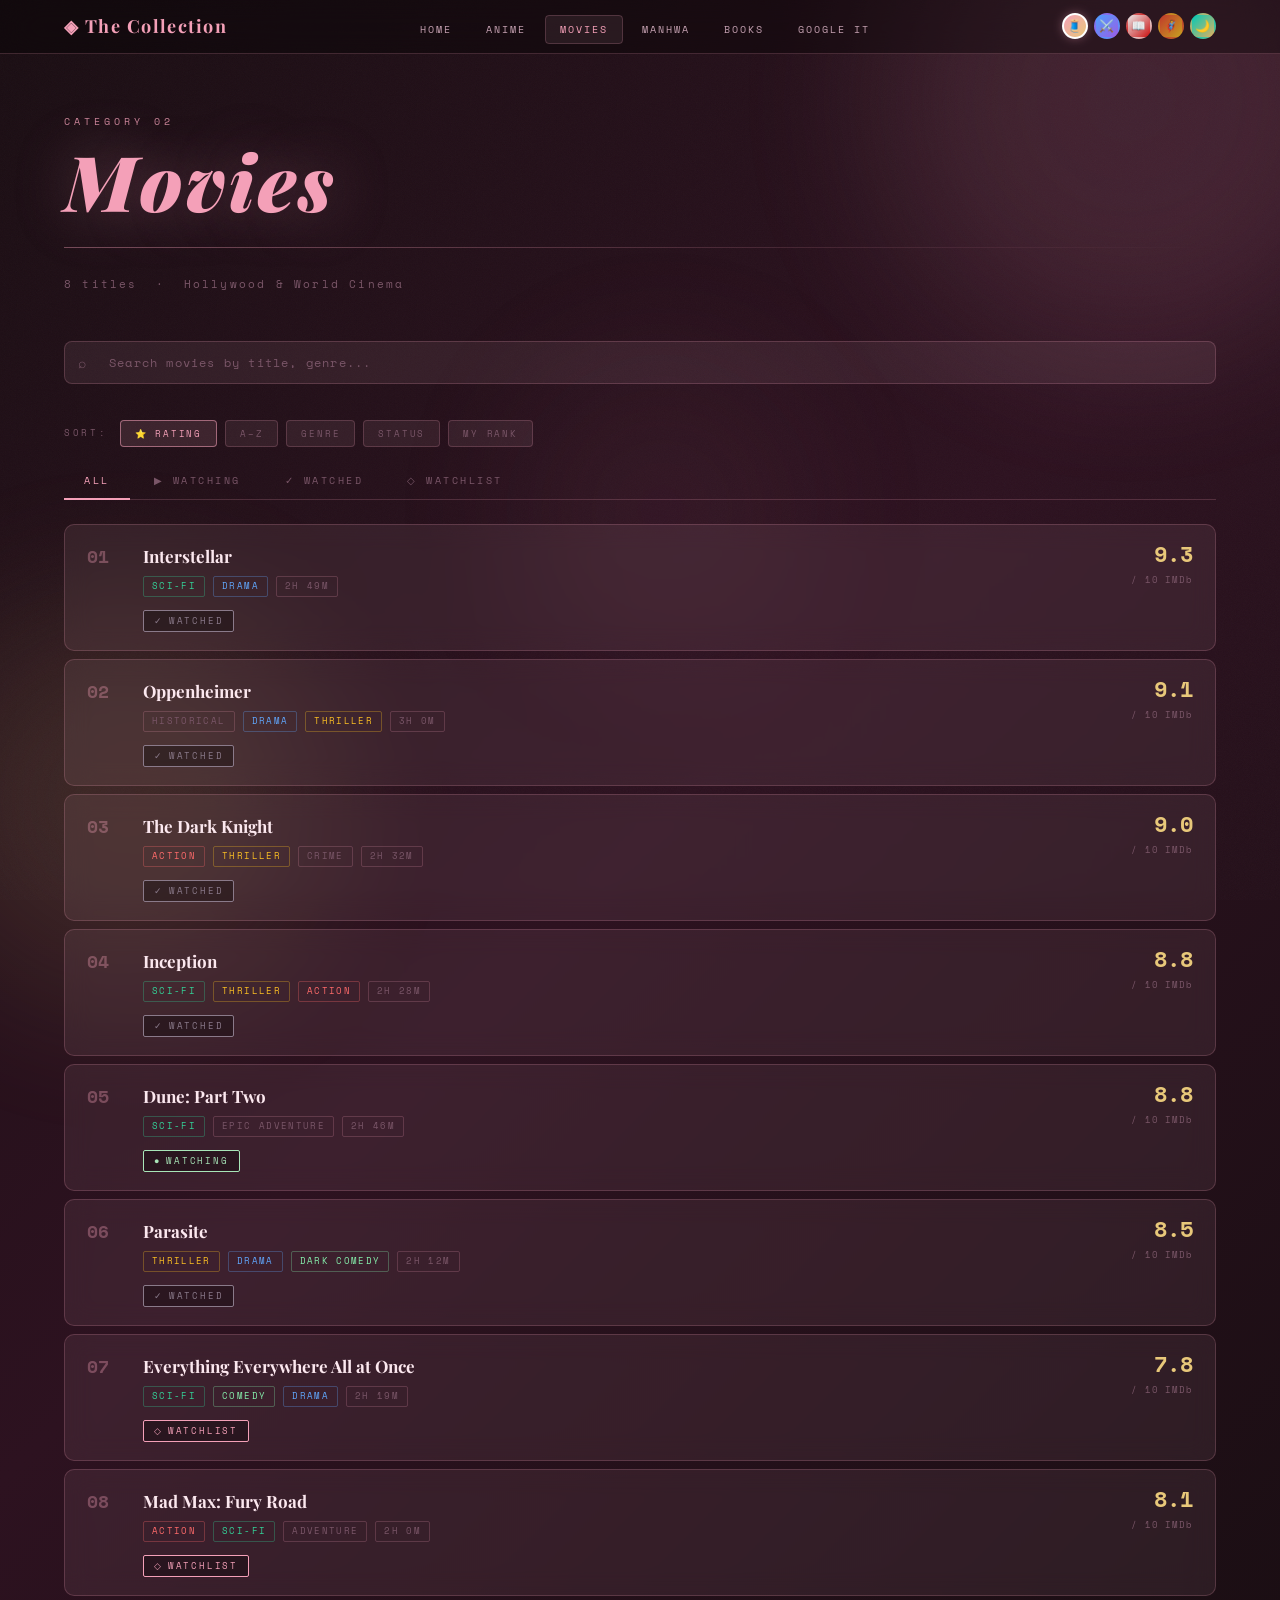
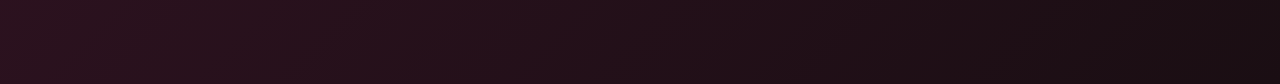
<file: movies.html>
<!DOCTYPE html>
<html lang="en" data-theme="dressup">
<head>
    <meta charset="UTF-8">
    <meta name="viewport" content="width=device-width, initial-scale=1.0">
    <title>Movies — The Collection</title>
    <link rel="stylesheet" href="themes.css">
    <link rel="stylesheet" href="style.css">
</head>
<body>
<div class="bg-orb bg-orb-1"></div>
<div class="bg-orb bg-orb-2"></div>
<div class="bg-orb bg-orb-3"></div>
<div class="noise-layer"></div>

<nav class="navbar">
    <a href="index.html" class="nav-brand">◈ The Collection</a>
    <ul class="nav-links">
        <li><a href="index.html">Home</a></li>
        <li><a href="anime.html">Anime</a></li>
        <li><a href="movies.html" class="active">Movies</a></li>
        <li><a href="manhwa.html">Manhwa</a></li>
        <li><a href="books.html">Books</a></li>
        <li><a href="https://www.google.com/">Google it</a></li>
    </ul>
    <div class="theme-switcher">
        <button class="theme-btn active" data-theme="dressup" title="Dress Up Darling">🧵</button>
        <button class="theme-btn" data-theme="solo"    title="Solo Leveling">⚔️</button>
        <button class="theme-btn" data-theme="manga"   title="Manga">📖</button>
        <button class="theme-btn" data-theme="avenger" title="Avenger">🦸</button>
        <button class="theme-btn" data-theme="manhwa"  title="Manhwa">🌙</button>
    </div>
</nav>

<div class="page-wrap">
    <div class="page-hero">
        <p class="hero-eyebrow">Category 02</p>
        <h1 class="hero-title"><em>Movies</em></h1>
        <div class="hero-divider"></div>
        <p style="font-family:var(--font-mono);font-size:11px;color:var(--text-muted);letter-spacing:0.2em;">
            <span id="itemCount">—</span> titles &nbsp;·&nbsp; Hollywood & World Cinema
        </p>
    </div>

    <div class="search-wrap">
        <span class="search-icon">⌕</span>
        <input type="text" id="searchInput" class="search-input" placeholder="Search movies by title, genre...">
    </div>

    <div class="sort-bar">
        <span style="font-family:var(--font-mono);font-size:9px;color:var(--text-muted);letter-spacing:0.3em;text-transform:uppercase;margin-right:4px;">Sort:</span>
        <button class="sort-btn active" data-sort="rating">⭐ Rating</button>
        <button class="sort-btn" data-sort="alpha">A–Z</button>
        <button class="sort-btn" data-sort="genre">Genre</button>
        <button class="sort-btn" data-sort="status">Status</button>
        <button class="sort-btn" data-sort="rank">My Rank</button>
    </div>

    <div class="filter-tabs">
        <button class="filter-tab active" data-filter="all">All</button>
        <button class="filter-tab" data-filter="watching">▶ Watching</button>
        <button class="filter-tab" data-filter="completed">✓ Watched</button>
        <button class="filter-tab" data-filter="wishlist">◇ Watchlist</button>
    </div>

    <div id="cardList">

        <div class="glass-card full-card" data-rank="1" data-title="Interstellar" data-genre="Sci-Fi / Drama" data-rating="9.3" data-episodes="2h 49m" data-episode-count="0" data-status="completed" data-watch="" data-read="">
            <div class="full-card-rank">01</div>
            <div class="full-card-body">
                <div class="full-card-title">Interstellar</div>
                <div class="full-card-meta">
                    <span class="meta-chip genre-scifi">Sci-Fi</span>
                    <span class="meta-chip genre-drama">Drama</span>
                    <span class="meta-chip">2h 49m</span>
                </div>
                <span class="badge badge-completed">Watched</span>
            </div>
            <div class="full-card-right">
                <div class="full-score">9.3</div>
                <div class="full-score-sub">/ 10 IMDb</div>
            </div>
        </div>

        <div class="glass-card full-card" data-rank="2" data-title="Oppenheimer" data-genre="Historical Drama / Thriller" data-rating="9.1" data-episodes="3h 0m" data-episode-count="0" data-status="completed" data-watch="" data-read="">
            <div class="full-card-rank">02</div>
            <div class="full-card-body">
                <div class="full-card-title">Oppenheimer</div>
                <div class="full-card-meta">
                    <span class="meta-chip">Historical</span>
                    <span class="meta-chip genre-drama">Drama</span>
                    <span class="meta-chip genre-thriller">Thriller</span>
                    <span class="meta-chip">3h 0m</span>
                </div>
                <span class="badge badge-completed">Watched</span>
            </div>
            <div class="full-card-right">
                <div class="full-score">9.1</div>
                <div class="full-score-sub">/ 10 IMDb</div>
            </div>
        </div>

        <div class="glass-card full-card" data-rank="3" data-title="The Dark Knight" data-genre="Action / Thriller / Crime" data-rating="9.0" data-episodes="2h 32m" data-episode-count="0" data-status="completed" data-watch="" data-read="">
            <div class="full-card-rank">03</div>
            <div class="full-card-body">
                <div class="full-card-title">The Dark Knight</div>
                <div class="full-card-meta">
                    <span class="meta-chip genre-action">Action</span>
                    <span class="meta-chip genre-thriller">Thriller</span>
                    <span class="meta-chip">Crime</span>
                    <span class="meta-chip">2h 32m</span>
                </div>
                <span class="badge badge-completed">Watched</span>
            </div>
            <div class="full-card-right">
                <div class="full-score">9.0</div>
                <div class="full-score-sub">/ 10 IMDb</div>
            </div>
        </div>

        <div class="glass-card full-card" data-rank="4" data-title="Inception" data-genre="Sci-Fi / Thriller / Action" data-rating="8.8" data-episodes="2h 28m" data-episode-count="0" data-status="completed" data-watch="" data-read="">
            <div class="full-card-rank">04</div>
            <div class="full-card-body">
                <div class="full-card-title">Inception</div>
                <div class="full-card-meta">
                    <span class="meta-chip genre-scifi">Sci-Fi</span>
                    <span class="meta-chip genre-thriller">Thriller</span>
                    <span class="meta-chip genre-action">Action</span>
                    <span class="meta-chip">2h 28m</span>
                </div>
                <span class="badge badge-completed">Watched</span>
            </div>
            <div class="full-card-right">
                <div class="full-score">8.8</div>
                <div class="full-score-sub">/ 10 IMDb</div>
            </div>
        </div>

        <div class="glass-card full-card" data-rank="5" data-title="Dune: Part Two" data-genre="Sci-Fi / Epic Adventure" data-rating="8.8" data-episodes="2h 46m" data-episode-count="0" data-status="watching" data-watch="" data-read="">
            <div class="full-card-rank">05</div>
            <div class="full-card-body">
                <div class="full-card-title">Dune: Part Two</div>
                <div class="full-card-meta">
                    <span class="meta-chip genre-scifi">Sci-Fi</span>
                    <span class="meta-chip">Epic Adventure</span>
                    <span class="meta-chip">2h 46m</span>
                </div>
                <span class="badge badge-watching">Watching</span>
            </div>
            <div class="full-card-right">
                <div class="full-score">8.8</div>
                <div class="full-score-sub">/ 10 IMDb</div>
            </div>
        </div>

        <div class="glass-card full-card" data-rank="6" data-title="Parasite" data-genre="Thriller / Drama / Dark Comedy" data-rating="8.5" data-episodes="2h 12m" data-episode-count="0" data-status="completed" data-watch="" data-read="">
            <div class="full-card-rank">06</div>
            <div class="full-card-body">
                <div class="full-card-title">Parasite</div>
                <div class="full-card-meta">
                    <span class="meta-chip genre-thriller">Thriller</span>
                    <span class="meta-chip genre-drama">Drama</span>
                    <span class="meta-chip genre-comedy">Dark Comedy</span>
                    <span class="meta-chip">2h 12m</span>
                </div>
                <span class="badge badge-completed">Watched</span>
            </div>
            <div class="full-card-right">
                <div class="full-score">8.5</div>
                <div class="full-score-sub">/ 10 IMDb</div>
            </div>
        </div>

        <div class="glass-card full-card" data-rank="7" data-title="Everything Everywhere All at Once" data-genre="Sci-Fi / Comedy / Drama" data-rating="7.8" data-episodes="2h 19m" data-episode-count="0" data-status="wishlist" data-watch="" data-read="">
            <div class="full-card-rank">07</div>
            <div class="full-card-body">
                <div class="full-card-title">Everything Everywhere All at Once</div>
                <div class="full-card-meta">
                    <span class="meta-chip genre-scifi">Sci-Fi</span>
                    <span class="meta-chip genre-comedy">Comedy</span>
                    <span class="meta-chip genre-drama">Drama</span>
                    <span class="meta-chip">2h 19m</span>
                </div>
                <span class="badge badge-wishlist">Watchlist</span>
            </div>
            <div class="full-card-right">
                <div class="full-score">7.8</div>
                <div class="full-score-sub">/ 10 IMDb</div>
            </div>
        </div>

        <div class="glass-card full-card" data-rank="8" data-title="Mad Max: Fury Road" data-genre="Action / Sci-Fi / Adventure" data-rating="8.1" data-episodes="2h 0m" data-episode-count="0" data-status="wishlist" data-watch="" data-read="">
            <div class="full-card-rank">08</div>
            <div class="full-card-body">
                <div class="full-card-title">Mad Max: Fury Road</div>
                <div class="full-card-meta">
                    <span class="meta-chip genre-action">Action</span>
                    <span class="meta-chip genre-scifi">Sci-Fi</span>
                    <span class="meta-chip">Adventure</span>
                    <span class="meta-chip">2h 0m</span>
                </div>
                <span class="badge badge-wishlist">Watchlist</span>
            </div>
            <div class="full-card-right">
                <div class="full-score">8.1</div>
                <div class="full-score-sub">/ 10 IMDb</div>
            </div>
        </div>

        <!-- ADD MORE MOVIES HERE -->

    </div>
</div>

<div class="modal-backdrop" id="detailModal">
    <div class="modal-box">
        <button class="modal-close" id="modalCloseBtn">✕</button>
        <div class="modal-tag" id="modalTag">MOVIE</div>
        <h2 class="modal-title" id="modalTitle">Title</h2>
        <div class="modal-stats">
            <div class="stat-cell"><span class="stat-label">Genre</span><span class="stat-val" id="modalGenre">—</span></div>
            <div class="stat-cell"><span class="stat-label">Rating</span><span class="stat-val big" id="modalRating">—</span></div>
            <div class="stat-cell"><span class="stat-label">Runtime</span><span class="stat-val" id="modalEpisodes">—</span></div>
            <div class="stat-cell"><span class="stat-label">Status</span><span class="stat-val" id="modalStatus">—</span></div>
        </div>
        <div class="modal-actions" id="modalActions"></div>
    </div>
</div>

<script src="app.js"></script>
<script>
document.addEventListener('DOMContentLoaded', () => {
    document.getElementById('itemCount').textContent = document.querySelectorAll('.full-card').length;
});
</script>
</body>
</html>
</file>
<file: themes.css>
/* ═══════════════════════════════════════════════════
   THEMES.CSS — 5 Theme Definitions
   Apply class to <html> or <body>: theme-dressup | theme-solo | theme-manga | theme-avenger | theme-manhwa
   Default (no class) = Dress Up Darling
   ═══════════════════════════════════════════════════ */

/* ────────────────────────────────────────────
   1. DRESS UP DARLING 🧵
   Warm rose gold, soft pink, cream whites
   Font: Playfair Display + Lato
   ──────────────────────────────────────────── */
:root, [data-theme="dressup"] {
    --bg-base:      #1a0e13;
    --bg-surface:   rgba(255, 180, 200, 0.06);
    --bg-glass:     rgba(255, 200, 215, 0.08);
    --bg-glass2:    rgba(255, 180, 195, 0.12);
    --bg-modal:     rgba(30, 14, 22, 0.95);

    --accent1:      #f4a0b8;   /* soft pink */
    --accent2:      #e8c87a;   /* gold thread */
    --accent3:      #c96d8f;   /* deep rose */
    --accent-glow:  rgba(244, 160, 184, 0.35);

    --text-primary: #fce8ef;
    --text-secondary:#c4a0b0;
    --text-muted:   #7a5668;

    --border:       rgba(244, 160, 184, 0.2);
    --border-hot:   rgba(244, 160, 184, 0.55);
    --border-glow:  0 0 20px rgba(244, 160, 184, 0.2);

    --status-watch: #a8e6b8;
    --status-wish:  #f4a0b8;
    --status-done:  #8a7a8a;

    --font-display: 'Playfair Display', serif;
    --font-body:    'Lato', sans-serif;
    --font-mono:    'Space Mono', monospace;

    --gradient-hero: linear-gradient(135deg, #1a0e13 0%, #2d1220 50%, #1a0e13 100%);
    --gradient-accent: linear-gradient(135deg, var(--accent1), var(--accent3));
    --particle-color: rgba(244, 160, 184, 0.4);

    --theme-name: "Dress Up Darling";
    --theme-emoji: "🧵";
}

/* ────────────────────────────────────────────
   2. SOLO LEVELING ⚔️
   Electric blue, dungeon purple, black steel
   Font: Rajdhani + Exo 2
   ──────────────────────────────────────────── */
[data-theme="solo"] {
    --bg-base:      #050810;
    --bg-surface:   rgba(30, 100, 255, 0.05);
    --bg-glass:     rgba(40, 120, 255, 0.08);
    --bg-glass2:    rgba(50, 130, 255, 0.12);
    --bg-modal:     rgba(5, 8, 20, 0.96);

    --accent1:      #4d9fff;   /* electric blue */
    --accent2:      #9b5de5;   /* dungeon purple */
    --accent3:      #00d4ff;   /* system cyan */
    --accent-glow:  rgba(77, 159, 255, 0.4);

    --text-primary: #e0eeff;
    --text-secondary:#7aa8d8;
    --text-muted:   #3a5070;

    --border:       rgba(77, 159, 255, 0.18);
    --border-hot:   rgba(77, 159, 255, 0.6);
    --border-glow:  0 0 25px rgba(77, 159, 255, 0.25);

    --status-watch: #00d4ff;
    --status-wish:  #9b5de5;
    --status-done:  #3a5070;

    --font-display: 'Rajdhani', sans-serif;
    --font-body:    'Exo 2', sans-serif;
    --font-mono:    'Space Mono', monospace;

    --gradient-hero: linear-gradient(135deg, #050810 0%, #0a1228 50%, #050810 100%);
    --gradient-accent: linear-gradient(135deg, var(--accent1), var(--accent2));
    --particle-color: rgba(77, 159, 255, 0.5);

    --theme-name: "Solo Leveling";
    --theme-emoji: "⚔️";
}

/* ────────────────────────────────────────────
   3. MANGA 📖
   Stark black/white, ink textures, red accent
   Font: Bebas Neue + Noto Serif JP
   ──────────────────────────────────────────── */
[data-theme="manga"] {
    --bg-base:      #0d0d0d;
    --bg-surface:   rgba(255, 255, 255, 0.04);
    --bg-glass:     rgba(255, 255, 255, 0.06);
    --bg-glass2:    rgba(255, 255, 255, 0.09);
    --bg-modal:     rgba(10, 10, 10, 0.97);

    --accent1:      #e8e8e8;   /* ink white */
    --accent2:      #cc1111;   /* manga red */
    --accent3:      #ff4444;   /* shonen burst */
    --accent-glow:  rgba(204, 17, 17, 0.35);

    --text-primary: #f0f0f0;
    --text-secondary:#aaaaaa;
    --text-muted:   #555555;

    --border:       rgba(255, 255, 255, 0.12);
    --border-hot:   rgba(204, 17, 17, 0.6);
    --border-glow:  0 0 20px rgba(204, 17, 17, 0.2);

    --status-watch: #88dd88;
    --status-wish:  #e8e8e8;
    --status-done:  #555555;

    --font-display: 'Bebas Neue', cursive;
    --font-body:    'Crimson Pro', serif;
    --font-mono:    'Space Mono', monospace;

    --gradient-hero: linear-gradient(135deg, #0d0d0d 0%, #1a1a1a 50%, #0d0d0d 100%);
    --gradient-accent: linear-gradient(135deg, var(--accent1), var(--accent2));
    --particle-color: rgba(204, 17, 17, 0.5);

    --theme-name: "Manga";
    --theme-emoji: "📖";
}

/* ────────────────────────────────────────────
   4. AVENGER 🦸
   Iron red, arc reactor blue, titanium grey
   Font: Oswald + Barlow Condensed
   ──────────────────────────────────────────── */
[data-theme="avenger"] {
    --bg-base:      #080c10;
    --bg-surface:   rgba(180, 30, 30, 0.05);
    --bg-glass:     rgba(180, 30, 30, 0.07);
    --bg-glass2:    rgba(200, 50, 50, 0.1);
    --bg-modal:     rgba(8, 12, 16, 0.97);

    --accent1:      #c0392b;   /* iron red */
    --accent2:      #c8a020;   /* gold armor */
    --accent3:      #5dade2;   /* arc reactor */
    --accent-glow:  rgba(192, 57, 43, 0.4);

    --text-primary: #e8e0d8;
    --text-secondary:#9a8878;
    --text-muted:   #4a4040;

    --border:       rgba(192, 57, 43, 0.2);
    --border-hot:   rgba(192, 57, 43, 0.65);
    --border-glow:  0 0 22px rgba(192, 57, 43, 0.28);

    --status-watch: #5dade2;
    --status-wish:  #c8a020;
    --status-done:  #4a4040;

    --font-display: 'Oswald', sans-serif;
    --font-body:    'Barlow Condensed', sans-serif;
    --font-mono:    'Space Mono', monospace;

    --gradient-hero: linear-gradient(135deg, #080c10 0%, #14181e 50%, #080c10 100%);
    --gradient-accent: linear-gradient(135deg, var(--accent1), var(--accent2));
    --particle-color: rgba(192, 57, 43, 0.5);

    --theme-name: "Avenger";
    --theme-emoji: "🦸";
}

/* ────────────────────────────────────────────
   5. MANHWA 🌙
   Deep teal, moonlit silver, ocean dark
   Font: Cinzel + Crimson Pro
   ──────────────────────────────────────────── */
[data-theme="manhwa"] {
    --bg-base:      #060e12;
    --bg-surface:   rgba(0, 180, 180, 0.05);
    --bg-glass:     rgba(0, 200, 200, 0.07);
    --bg-glass2:    rgba(0, 220, 210, 0.1);
    --bg-modal:     rgba(6, 14, 18, 0.97);

    --accent1:      #00c9b8;   /* teal jade */
    --accent2:      #7ecfdf;   /* moonlight blue */
    --accent3:      #e0b060;   /* ancient gold */
    --accent-glow:  rgba(0, 201, 184, 0.35);

    --text-primary: #d8eeee;
    --text-secondary:#7aacb0;
    --text-muted:   #2a5055;

    --border:       rgba(0, 201, 184, 0.18);
    --border-hot:   rgba(0, 201, 184, 0.55);
    --border-glow:  0 0 22px rgba(0, 201, 184, 0.22);

    --status-watch: #00c9b8;
    --status-wish:  #e0b060;
    --status-done:  #2a5055;

    --font-display: 'Cinzel', serif;
    --font-body:    'Crimson Pro', serif;
    --font-mono:    'Space Mono', monospace;

    --gradient-hero: linear-gradient(135deg, #060e12 0%, #0a1820 50%, #060e12 100%);
    --gradient-accent: linear-gradient(135deg, var(--accent1), var(--accent3));
    --particle-color: rgba(0, 201, 184, 0.45);

    --theme-name: "Manhwa";
    --theme-emoji: "🌙";
}
</file>
<file: style.css>
/* ═══════════════════════════════════════════════════
   STYLE.CSS — Glass Morphism Base
   ═══════════════════════════════════════════════════ */
@import url('https://fonts.googleapis.com/css2?family=Playfair+Display:ital,wght@0,400;0,700;0,900;1,400&family=Lato:wght@300;400;700&family=Rajdhani:wght@400;600;700&family=Exo+2:wght@300;400;600&family=Bebas+Neue&family=Oswald:wght@400;600;700&family=Barlow+Condensed:wght@300;400;600&family=Cinzel:wght@400;700;900&family=Crimson+Pro:ital,wght@0,300;0,400;1,300&family=Space+Mono:wght@400;700&display=swap');

*, *::before, *::after { margin: 0; padding: 0; box-sizing: border-box; }
html { scroll-behavior: smooth; }

body {
    background: var(--bg-base);
    color: var(--text-primary);
    font-family: var(--font-body);
    font-size: 16px;
    line-height: 1.6;
    min-height: 100vh;
    overflow-x: hidden;
    background-image: var(--gradient-hero);
    transition: background 0.5s ease, color 0.3s ease;
}

/* ── BG ORBS ── */
.bg-orb { position:fixed; border-radius:50%; filter:blur(80px); opacity:0.12; pointer-events:none; z-index:0; animation:orb-float 12s ease-in-out infinite; }
.bg-orb-1 { width:500px;height:500px; background:var(--accent1); top:-150px;right:-100px; animation-delay:0s; }
.bg-orb-2 { width:400px;height:400px; background:var(--accent2); bottom:-100px;left:-80px; animation-delay:-4s; }
.bg-orb-3 { width:300px;height:300px; background:var(--accent3); top:40%;left:40%; opacity:0.07; animation-delay:-8s; }
@keyframes orb-float { 0%,100%{transform:translateY(0) scale(1)} 50%{transform:translateY(-30px) scale(1.05)} }

.noise-layer { position:fixed;inset:0;pointer-events:none;z-index:1;opacity:0.03;
  background-image:url("data:image/svg+xml,%3Csvg viewBox='0 0 256 256' xmlns='http://www.w3.org/2000/svg'%3E%3Cfilter id='n'%3E%3CfeTurbulence type='fractalNoise' baseFrequency='0.9' numOctaves='4' stitchTiles='stitch'/%3E%3C/filter%3E%3Crect width='100%25' height='100%25' filter='url(%23n)'/%3E%3C/svg%3E");
  background-size:200px; }

/* ── GLASS ── */
.glass { background:var(--bg-glass); backdrop-filter:blur(16px); -webkit-backdrop-filter:blur(16px); border:1px solid var(--border); }
.glass-heavy { background:var(--bg-glass2); backdrop-filter:blur(24px); -webkit-backdrop-filter:blur(24px); border:1px solid var(--border); }
.glass-card { background:var(--bg-glass); backdrop-filter:blur(12px); -webkit-backdrop-filter:blur(12px); border:1px solid var(--border); border-radius:12px; transition:all 0.3s cubic-bezier(0.4,0,0.2,1); }
.glass-card:hover { border-color:var(--border-hot); box-shadow:var(--border-glow),0 8px 32px rgba(0,0,0,0.3); transform:translateY(-2px); }

/* ── NAVBAR ── */
.navbar { position:sticky;top:0;z-index:100; background:rgba(0,0,0,0.35); backdrop-filter:blur(20px); -webkit-backdrop-filter:blur(20px); border-bottom:1px solid var(--border); padding:12px 5vw; display:flex; align-items:center; justify-content:space-between; gap:16px; flex-wrap:wrap; }
.nav-brand { font-family:var(--font-display); font-size:18px; font-weight:700; color:var(--accent1); text-decoration:none; letter-spacing:0.08em; }
.nav-links { display:flex; gap:4px; list-style:none; flex-wrap:wrap; }
.nav-links a { font-family:var(--font-mono); font-size:10px; letter-spacing:0.2em; text-transform:uppercase; text-decoration:none; color:var(--text-secondary); padding:6px 14px; border:1px solid transparent; border-radius:4px; transition:all 0.2s ease; }
.nav-links a:hover, .nav-links a.active { color:var(--accent1); border-color:var(--border); background:var(--bg-glass); }

/* ── THEME SWITCHER ── */
.theme-switcher { display:flex; gap:6px; align-items:center; }
.theme-btn { width:26px;height:26px; border-radius:50%; border:2px solid transparent; cursor:pointer; font-size:12px; display:flex;align-items:center;justify-content:center; transition:all 0.2s ease; }
.theme-btn:hover { transform:scale(1.2); }
.theme-btn.active { border-color:white; box-shadow:0 0 10px var(--accent-glow); }
.theme-btn[data-theme="dressup"] { background:linear-gradient(135deg,#f4a0b8,#e8c87a); }
.theme-btn[data-theme="solo"]    { background:linear-gradient(135deg,#4d9fff,#9b5de5); }
.theme-btn[data-theme="manga"]   { background:linear-gradient(135deg,#e8e8e8,#cc1111); }
.theme-btn[data-theme="avenger"] { background:linear-gradient(135deg,#c0392b,#c8a020); }
.theme-btn[data-theme="manhwa"]  { background:linear-gradient(135deg,#00c9b8,#e0b060); }

/* ── BUTTONS ── */
.btn { display:inline-flex;align-items:center;gap:8px; font-family:var(--font-mono);font-size:10px;letter-spacing:0.25em;text-transform:uppercase;text-decoration:none; padding:10px 22px; border:1px solid var(--border); border-radius:4px; background:var(--bg-glass); color:var(--text-secondary); cursor:pointer; transition:all 0.25s ease; position:relative;overflow:hidden; }
.btn:hover { color:var(--text-primary); border-color:var(--border-hot); box-shadow:var(--border-glow); }
.btn-primary { background:var(--gradient-accent); border-color:transparent; color:#fff !important; }
.btn-primary:hover { box-shadow:var(--border-glow),0 4px 20px rgba(0,0,0,0.3); transform:translateY(-1px); }
.btn-sm { padding:6px 14px;font-size:9px; }
.btn-lg { padding:14px 32px;font-size:11px; }

/* ── BADGES ── */
.badge { display:inline-flex;align-items:center;gap:5px; font-family:var(--font-mono);font-size:9px;letter-spacing:0.2em;text-transform:uppercase; padding:3px 10px; border-radius:2px; border:1px solid currentColor; }
.badge-watching { color:var(--status-watch);border-color:var(--status-watch);background:rgba(0,0,0,0.3); }
.badge-wishlist  { color:var(--status-wish);border-color:var(--status-wish);background:rgba(0,0,0,0.3); }
.badge-completed { color:var(--status-done);border-color:var(--status-done);background:rgba(0,0,0,0.3); }
.badge-watching::before { content:'●'; animation:pulse-dot 1.5s ease-in-out infinite; }
.badge-wishlist::before  { content:'◇'; }
.badge-completed::before { content:'✓'; }
@keyframes pulse-dot { 0%,100%{opacity:1} 50%{opacity:0.3} }

/* ── MODAL ── */
.modal-backdrop { position:fixed;inset:0; background:rgba(0,0,0,0.8); backdrop-filter:blur(10px); z-index:500; display:flex;align-items:center;justify-content:center; padding:24px; opacity:0;pointer-events:none; transition:opacity 0.3s ease; }
.modal-backdrop.open { opacity:1;pointer-events:all; }
.modal-box { background:var(--bg-modal); border:1px solid var(--border); border-top:3px solid var(--accent1); border-radius:12px; padding:48px 44px 40px; max-width:560px;width:100%; position:relative; transform:translateY(20px) scale(0.97); transition:transform 0.35s cubic-bezier(0.4,0,0.2,1); box-shadow:0 40px 80px rgba(0,0,0,0.6),var(--border-glow); }
.modal-backdrop.open .modal-box { transform:translateY(0) scale(1); }
.modal-close { position:absolute;top:16px;right:18px; background:transparent;border:1px solid var(--border); color:var(--text-muted);cursor:pointer; width:28px;height:28px;border-radius:4px; font-family:var(--font-mono);font-size:11px; display:flex;align-items:center;justify-content:center; transition:all 0.2s ease; }
.modal-close:hover { border-color:var(--accent1);color:var(--accent1); }
.modal-tag { font-family:var(--font-mono);font-size:9px;letter-spacing:0.4em;text-transform:uppercase; color:var(--accent1);margin-bottom:10px; }
.modal-title { font-family:var(--font-display);font-size:clamp(22px,4vw,32px);font-weight:700; color:var(--text-primary);margin-bottom:28px;line-height:1.2; }
.modal-stats { display:grid;grid-template-columns:1fr 1fr; gap:1px;background:var(--border); border:1px solid var(--border);border-radius:8px;overflow:hidden; margin-bottom:28px; }
.stat-cell { background:var(--bg-modal);padding:14px 18px;display:flex;flex-direction:column;gap:4px; }
.stat-label { font-family:var(--font-mono);font-size:9px;letter-spacing:0.3em;text-transform:uppercase;color:var(--text-muted); }
.stat-val { font-family:var(--font-body);font-size:14px;color:var(--text-primary); }
.stat-val.big { font-family:var(--font-mono);font-size:24px;font-weight:700;color:var(--accent2); }
.modal-actions { display:flex;gap:10px;flex-wrap:wrap; }

/* ── SORT & FILTER ── */
.sort-bar { display:flex;gap:8px;flex-wrap:wrap;align-items:center;padding:16px 0; }
.sort-btn { font-family:var(--font-mono);font-size:9px;letter-spacing:0.2em;text-transform:uppercase; padding:6px 14px;border:1px solid var(--border); background:var(--bg-glass);color:var(--text-muted); cursor:pointer;border-radius:4px;transition:all 0.2s ease; }
.sort-btn:hover,.sort-btn.active { color:var(--accent1);border-color:var(--border-hot);background:var(--bg-glass2); }
.filter-tabs { display:flex;gap:4px; border-bottom:1px solid var(--border); margin-bottom:24px; }
.filter-tab { font-family:var(--font-mono);font-size:10px;letter-spacing:0.25em;text-transform:uppercase; padding:10px 20px; background:transparent;border:none; color:var(--text-muted);cursor:pointer; border-bottom:2px solid transparent;margin-bottom:-1px; transition:all 0.2s ease; }
.filter-tab:hover { color:var(--text-secondary); }
.filter-tab.active { color:var(--accent1);border-bottom-color:var(--accent1); }

/* ── LAYOUT ── */
.page-wrap { position:relative;z-index:2;padding:0 5vw 80px;max-width:1400px;margin:0 auto; }
.page-hero { padding:60px 0 48px; }
.hero-eyebrow { font-family:var(--font-mono);font-size:10px;letter-spacing:0.4em;text-transform:uppercase; color:var(--accent1);margin-bottom:12px;opacity:0.8; }
.hero-title { font-family:var(--font-display);font-size:clamp(38px,6vw,80px);font-weight:900;line-height:1;letter-spacing:0.04em;color:var(--text-primary);text-shadow:0 0 60px var(--accent-glow); }
.hero-title em { font-style:italic;color:var(--accent1); }
.hero-title2 { font-family:var(--font-display);font-size:clamp(20px,4vw,42px);font-weight:450;line-height:1;letter-spacing:0.04em;color:var(--text-primary);text-shadow:0 0 60px var(--accent-glow); }
.hero-title2 em { font-style:italic;color:var(--accent1); }

.hero-divider { height:1px;background:linear-gradient(90deg,var(--accent1),transparent);opacity:0.4;margin:28px 0; }
.section-block { margin-bottom:64px; }
.section-head { display:flex;align-items:center;justify-content:space-between;margin-bottom:20px;flex-wrap:wrap;gap:12px; }
.section-name { font-family:var(--font-display);font-size:20px;font-weight:700;color:var(--text-primary);letter-spacing:0.05em; }
.section-num { font-family:var(--font-mono);font-size:10px;color:var(--accent1);opacity:0.6;margin-right:8px; }

/* ── MEDIA CARD (home top-3) ── */
.media-card { display:grid;grid-template-columns:32px 1fr auto;align-items:center;gap:14px;padding:14px 18px;cursor:pointer;position:relative;overflow:hidden;border-radius:8px;margin-bottom:6px; }
.media-card::before { content:'';position:absolute;left:0;top:0;width:3px;height:100%;background:var(--gradient-accent);opacity:0;transition:opacity 0.25s ease; }
.media-card:hover::before { opacity:1; }
.card-num { font-family:var(--font-mono);font-size:11px;color:var(--accent1);opacity:0.5;text-align:center; }
.card-info { flex:1; }
.card-name { font-family:var(--font-body);font-size:15px;font-weight:400;color:var(--text-primary);transition:color 0.2s ease;line-height:1.3; }
.media-card:hover .card-name { color:var(--accent1); }
.card-sub { font-family:var(--font-mono);font-size:9px;letter-spacing:0.15em;text-transform:uppercase;color:var(--text-muted);margin-top:3px; }
.card-right { display:flex;align-items:center;gap:10px; }
.card-score { font-family:var(--font-mono);font-size:12px;color:var(--accent2);font-weight:700; }
.card-arrow { font-size:12px;color:var(--accent1);opacity:0;transform:translateX(-6px);transition:all 0.25s ease; }
.media-card:hover .card-arrow { opacity:1;transform:translateX(0); }

/* ── FULL CARD (list pages) ── */
.full-card { display:grid;grid-template-columns:40px 1fr auto;align-items:start;gap:16px;padding:18px 22px;border-radius:10px;margin-bottom:8px;cursor:pointer;position:relative;overflow:hidden; }
.full-card::before { content:'';position:absolute;left:0;top:0;width:3px;height:100%;background:var(--gradient-accent);opacity:0;transition:opacity 0.25s ease; }
.full-card:hover::before { opacity:1; }
.full-card-rank { font-family:var(--font-mono);font-size:18px;font-weight:700;color:var(--accent1);opacity:0.35;line-height:1;padding-top:4px; }
.full-card-title { font-family:var(--font-display);font-size:17px;font-weight:700;color:var(--text-primary);transition:color 0.2s ease;margin-bottom:6px; }
.full-card:hover .full-card-title { color:var(--accent1); }
.full-card-meta { display:flex;flex-wrap:wrap;gap:8px;margin-bottom:8px; }
.meta-chip { font-family:var(--font-mono);font-size:9px;letter-spacing:0.15em;text-transform:uppercase;padding:2px 8px;border:1px solid var(--border);border-radius:2px;color:var(--text-muted); }
.full-card-right { display:flex;flex-direction:column;align-items:flex-end;gap:8px;min-width:60px; }
.full-score { font-family:var(--font-mono);font-size:22px;font-weight:700;color:var(--accent2);line-height:1; }
.full-score-sub { font-family:var(--font-mono);font-size:9px;color:var(--text-muted);letter-spacing:0.1em; }

/* ── SEARCH ── */
.search-wrap { position:relative;margin-bottom:20px; }
.search-input { width:100%;font-family:var(--font-mono);font-size:12px;letter-spacing:0.1em; padding:12px 18px 12px 44px;background:var(--bg-glass);border:1px solid var(--border);border-radius:8px;color:var(--text-primary);outline:none;transition:all 0.25s ease; }
.search-input::placeholder { color:var(--text-muted); }
.search-input:focus { border-color:var(--border-hot);box-shadow:var(--border-glow); }
.search-icon { position:absolute;left:14px;top:50%;transform:translateY(-50%);color:var(--text-muted);font-size:14px;pointer-events:none; }

/* ── MISC ── */
::-webkit-scrollbar { width:4px; }
::-webkit-scrollbar-track { background:var(--bg-base); }
::-webkit-scrollbar-thumb { background:var(--accent1);opacity:0.5;border-radius:4px; }
::selection { background:var(--accent-glow);color:var(--text-primary); }

@keyframes fadeUp { from{opacity:0;transform:translateY(16px)} to{opacity:1;transform:translateY(0)} }
@keyframes fadeIn { from{opacity:0} to{opacity:1} }
.anim-up { animation:fadeUp 0.5s ease both; }
@keyframes ripple { to{transform:scale(3);opacity:0} }

.empty-state { text-align:center;padding:60px 20px;color:var(--text-muted); }
.empty-state .empty-icon { font-size:48px;margin-bottom:16px; }
.empty-state p { font-family:var(--font-mono);font-size:11px;letter-spacing:0.2em;text-transform:uppercase; }

/* Genre chips */
.genre-action   { color:#ff6b6b;border-color:rgba(255,107,107,0.3) !important; }
.genre-fantasy  { color:#a78bfa;border-color:rgba(167,139,250,0.3) !important; }
.genre-drama    { color:#60a5fa;border-color:rgba(96,165,250,0.3) !important; }
.genre-scifi    { color:#34d399;border-color:rgba(52,211,153,0.3) !important; }
.genre-romance  { color:#f9a8d4;border-color:rgba(249,168,212,0.3) !important; }
.genre-thriller { color:#fbbf24;border-color:rgba(251,191,36,0.3) !important; }
.genre-horror   { color:#f87171;border-color:rgba(248,113,113,0.3) !important; }
.genre-comedy   { color:#86efac;border-color:rgba(134,239,172,0.3) !important; }

@media (max-width:768px) {
    .nav-links { display:none; }
    .modal-box { padding:36px 22px 28px; }
    .modal-stats { grid-template-columns:1fr; }
    .full-card { grid-template-columns:32px 1fr; }
    .full-card-right { display:none; }
    .page-wrap { padding:0 4vw 60px; }
}
</file>
